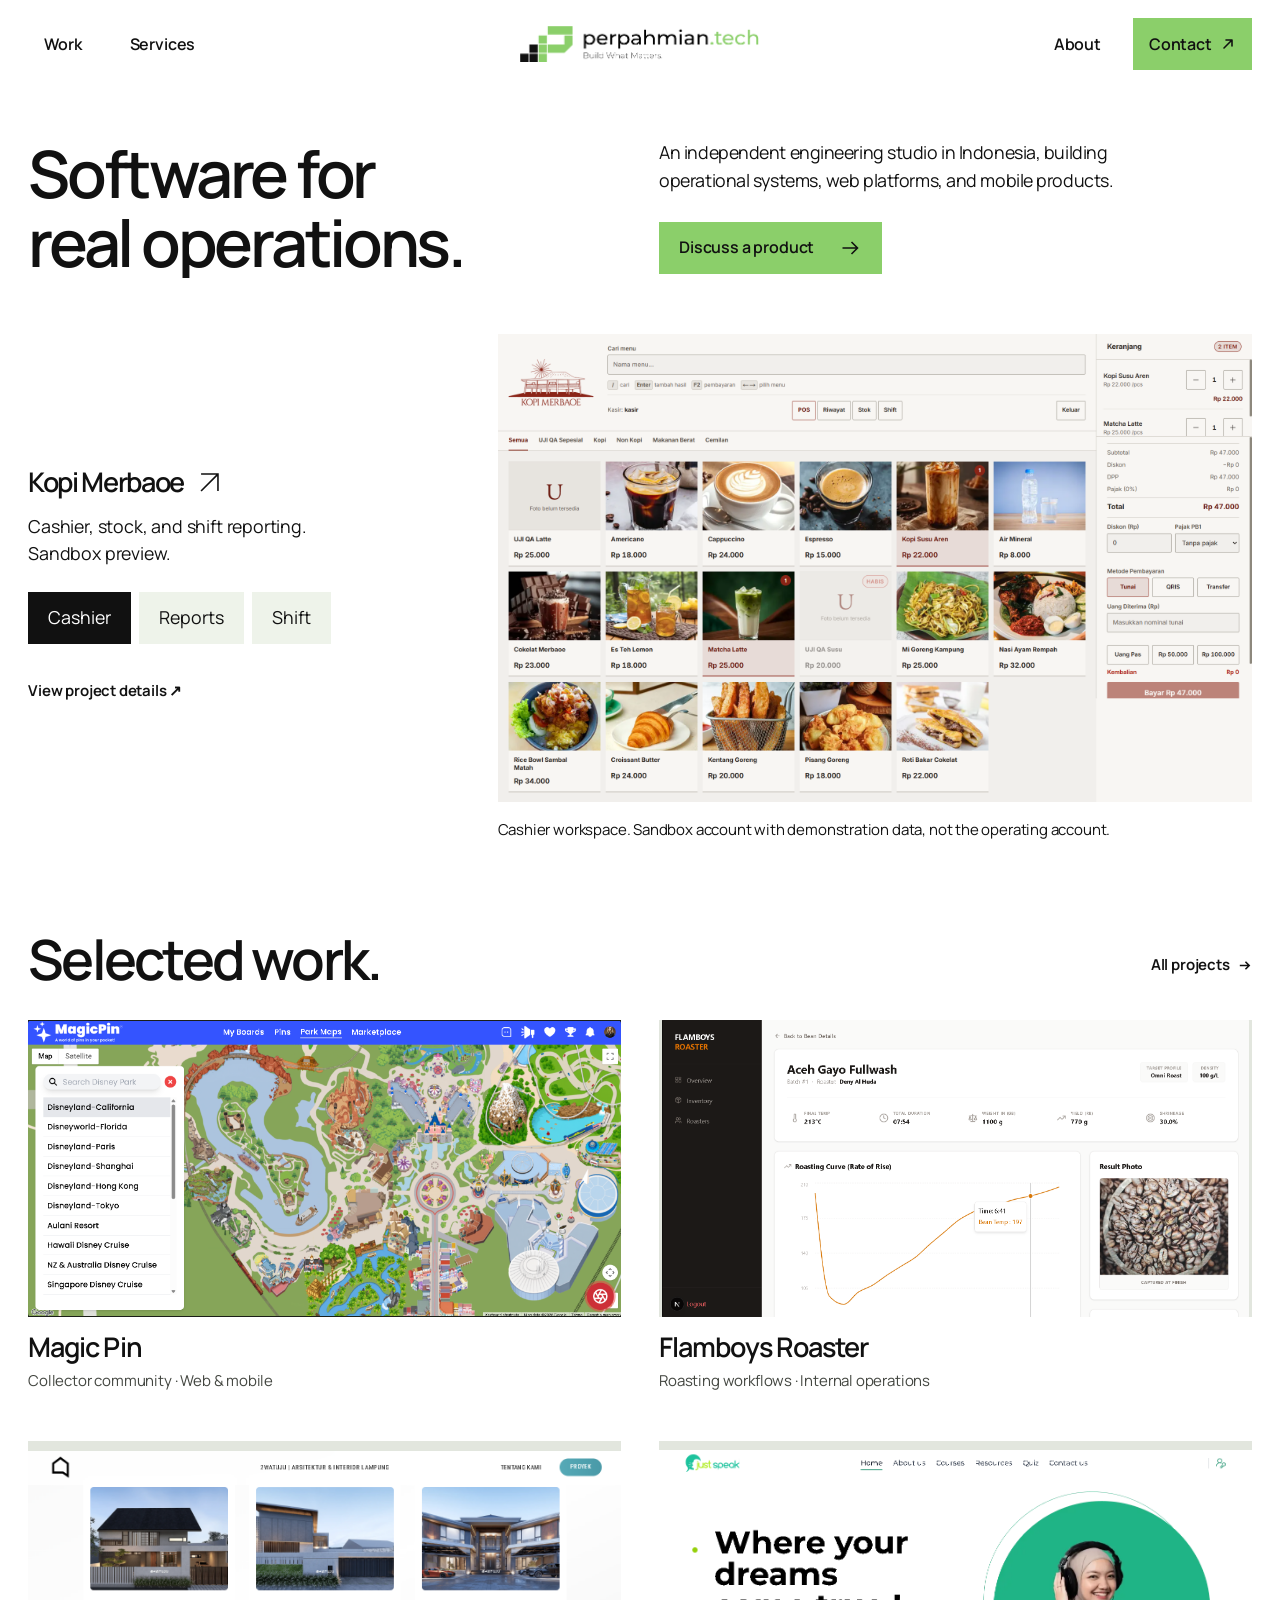
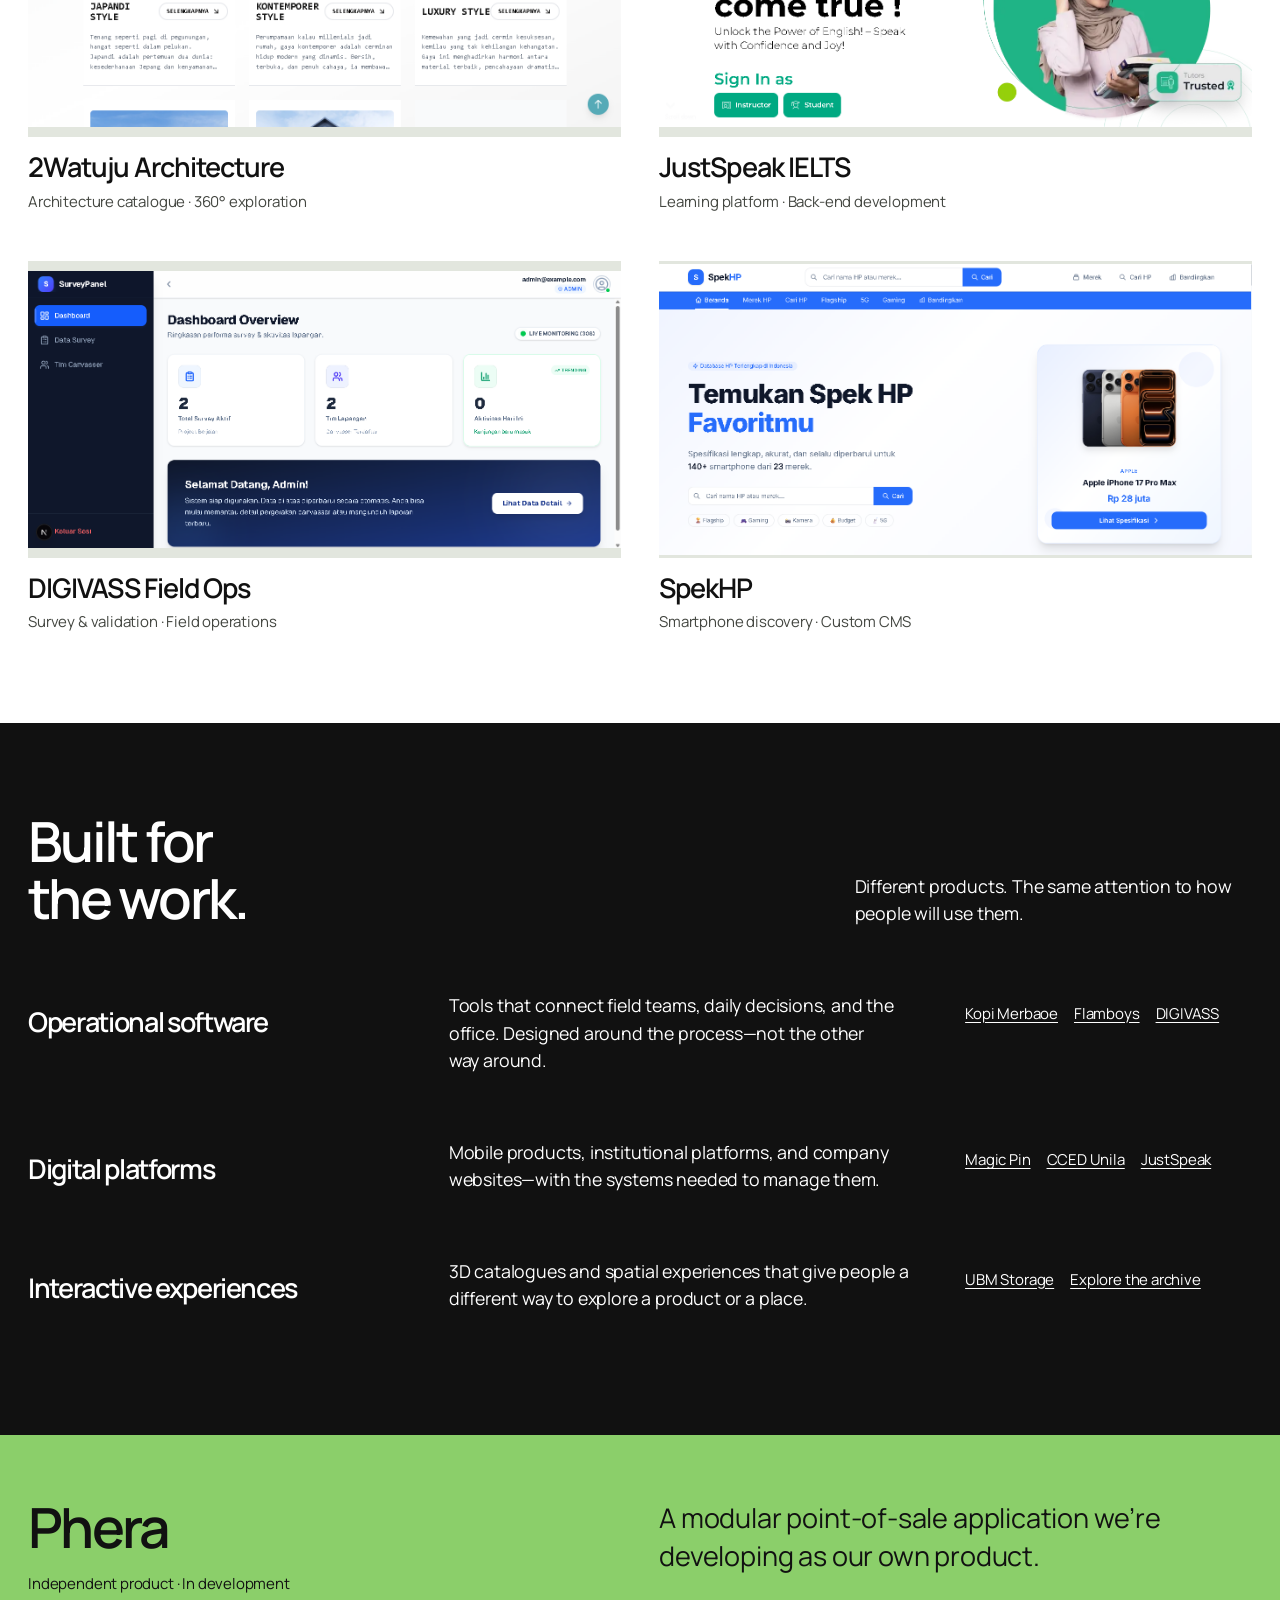
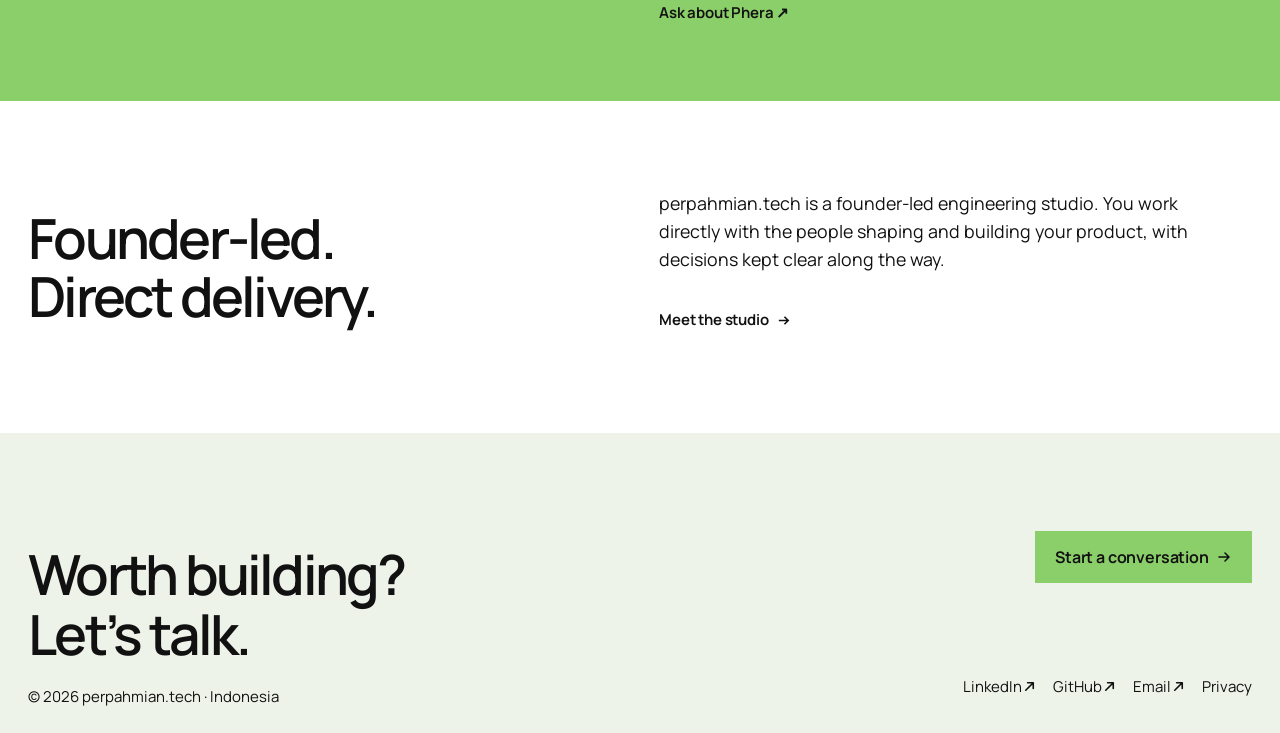
<file: index.html>
<!doctype html>
<html lang="en">
<head>
  <meta charset="utf-8">
  <meta name="viewport" content="width=device-width, initial-scale=1, viewport-fit=cover">
  <meta name="description" content="perpahmian.tech is an independent product engineering studio building custom operational systems, digital platforms, and immersive experiences.">
  <meta name="theme-color" content="#f5f8f2">
  <meta name="robots" content="index,follow">
  <link rel="canonical" href="https://cp-perpahmian.vercel.app/">
  <meta property="og:type" content="website">
  <meta property="og:site_name" content="perpahmian.tech">
  <meta property="og:title" content="perpahmian.tech — Custom software built around real work.">
  <meta property="og:description" content="Operational systems, digital platforms, and immersive experiences engineered from Indonesia.">
  <meta property="og:url" content="https://cp-perpahmian.vercel.app/">
  <meta property="og:image" content="https://cp-perpahmian.vercel.app/image/merbaoe/screencapture-merbaoe-vercel-app-cashier-2026-09-05-22_36_22%201.png">
  <meta property="og:image:alt" content="Kopi Merbaoe cashier interface shown with sandbox demonstration data">
  <meta name="twitter:card" content="summary_large_image">
  <meta name="twitter:title" content="perpahmian.tech — Custom software built around real work.">
  <meta name="twitter:description" content="Operational systems, digital platforms, and immersive experiences engineered from Indonesia.">
  <meta name="twitter:image" content="https://cp-perpahmian.vercel.app/image/merbaoe/screencapture-merbaoe-vercel-app-cashier-2026-09-05-22_36_22%201.png">
  <meta name="author" content="perpahmian.tech">
  <title>perpahmian.tech — Build What Matters.</title>
  <link rel="icon" href="image/profile/Logo Icon.png">
  <link rel="apple-touch-icon" href="image/profile/Logo Icon.png">
  <link rel="preconnect" href="https://fonts.googleapis.com">
  <link rel="preconnect" href="https://fonts.gstatic.com" crossorigin>
  <link href="https://fonts.googleapis.com/css2?family=Manrope:wght@400;500;600;700&display=swap" rel="stylesheet">
  <link rel="stylesheet" href="styles.css?v=20261015-edit1">
  <link rel="stylesheet" href="studio.css?v=20261018-proportions2">
  <script src="projects.js?v=20261018-proportions2" defer></script>
  <script src="script.js?v=20261018-proportions2" defer></script><script src="studio.js?v=20261018-proportions2" defer></script>
  <script type="application/ld+json">
    {
      "@context": "https://schema.org",
      "@type": "ProfessionalService",
      "name": "perpahmian.tech",
      "url": "https://cp-perpahmian.vercel.app/",
      "logo": "https://cp-perpahmian.vercel.app/image/profile/Logo%20Icon.png",
      "email": "perpahmian.tech@gmail.com",
      "areaServed": "Worldwide",
      "address": { "@type": "PostalAddress", "addressCountry": "ID" },
      "sameAs": ["https://www.linkedin.com/company/perpahmian-tech/", "https://github.com/fahmibastari"],
      "description": "Independent product engineering studio building custom operational systems, digital platforms, and immersive experiences."
    }
  </script>
  <link rel="stylesheet" href="experience.css?v=20261014-type1">
  <script src="experience.js?v=20261018-proportions2" defer></script>
  <link rel="stylesheet" href="motion-intent.css?v=20261014-intent1">
  <script src="motion-intent.js?v=20261014-intent1" defer></script>
  <link rel="stylesheet" href="revamp.css?v=20261018-proportions2">
  <script src="revamp.js?v=20261018-proportions2" defer></script>
</head>
<body data-page="home">
  <a class="skip-link" href="#main">Skip to content</a>
  <div data-site-header></div>


  <main id="main">
    <section class="studio-hero page-shell" aria-labelledby="home-title">
      <div class="studio-hero__heading">
        <h1 id="home-title">Software for<br>real operations.</h1>
      </div>
      <div class="studio-hero__aside">
        <p>An independent engineering studio in Indonesia, building operational systems, web platforms, and mobile products.</p>
      </div>
      <a class="studio-hero__action" href="contact.html">Discuss a product <svg class="ui-arrow" viewBox="0 0 16 16" aria-hidden="true"><path d="M3 8h10M9 4l4 4-4 4" fill="none" stroke="currentColor" stroke-width="1.6"/></svg></a>
      <div class="merbaoe-feature" aria-labelledby="merbaoe-title">
        <div class="merbaoe-feature__heading">
          <div><h2 id="merbaoe-title"><a href="project.html?id=merbaoe" aria-label="Explore Kopi Merbaoe">Kopi Merbaoe <svg class="ui-arrow" viewBox="0 0 16 16" aria-hidden="true"><path d="M3 13 13 3M3 3h10v10" fill="none" stroke="currentColor" stroke-width="1.6"/></svg></a></h2><p>Cashier, stock, and shift reporting. Sandbox preview.</p></div>
          <div class="merbaoe-controls" role="group" aria-label="Explore Merbaoe sandbox screens" hidden>
            <button type="button" data-merbaoe-view="cashier" aria-pressed="true" aria-controls="merbaoe-preview">Cashier</button>
            <button type="button" data-merbaoe-view="reports" aria-pressed="false" aria-controls="merbaoe-preview">Reports</button>
            <button type="button" data-merbaoe-view="shift" aria-pressed="false" aria-controls="merbaoe-preview">Shift</button>
          </div>
          <a class="text-link" href="project.html?id=merbaoe">View project details ↗</a>
          <p class="merbaoe-status" role="status" data-merbaoe-status></p>
        </div>
        <figure class="merbaoe-preview" id="merbaoe-preview">
          <a href="project.html?id=merbaoe" aria-label="Explore Kopi Merbaoe and its sandbox screens">
            <img src="image/merbaoe/screencapture-merbaoe-vercel-app-cashier-2026-09-05-22_36_22 1.png" width="1920" height="1192" fetchpriority="high" alt="Kopi Merbaoe sandbox cashier with menu selection, basket and payment controls" data-merbaoe-image>
          </a>
          <figcaption data-merbaoe-caption>Cashier workspace. Sandbox account with demonstration data, not the operating account.</figcaption>
        </figure>
      </div>
    </section>

    <section class="studio-selected page-shell section-pad" aria-labelledby="selected-title">
      <div class="section-heading">
        <h2 id="selected-title">Selected work.</h2>
        <a class="text-link" href="work.html">All projects <svg class="ui-arrow" viewBox="0 0 16 16" aria-hidden="true"><path d="M3 8h10M9 4l4 4-4 4" fill="none" stroke="currentColor" stroke-width="1.6"/></svg></a>
      </div>
      <div class="editorial-projects" data-editorial-projects></div>
      <noscript><p><a class="text-link" href="project.html?id=magicpin">Explore Magic Pin</a> · <a class="text-link" href="project.html?id=flamboys">Explore Flamboys</a> · <a class="text-link" href="work.html">All projects</a></p></noscript>
    </section>

    <section class="studio-capabilities page-shell" aria-labelledby="capabilities-title">
      <div class="section-heading section-heading--wide">
        <h2 id="capabilities-title">Built for<br>the work.</h2>
        <p>Different products. The same attention to how people will use them.</p>
      </div>
      <div class="capability-editorial">
        <article>
          <h3><a href="services.html#systems">Operational software</a></h3>
          <p>Tools that connect field teams, daily decisions, and the office. Designed around the process—not the other way around.</p>
          <div class="capability-evidence"><a href="project.html?id=merbaoe">Kopi Merbaoe</a><a href="project.html?id=flamboys">Flamboys</a><a href="project.html?id=digivass">DIGIVASS</a></div>
        </article>
        <article>
          <h3><a href="services.html#engineering">Digital platforms</a></h3>
          <p>Mobile products, institutional platforms, and company websites—with the systems needed to manage them.</p>
          <div class="capability-evidence"><a href="project.html?id=magicpin">Magic Pin</a><a href="project.html?id=cced">CCED Unila</a><a href="project.html?id=justspeak">JustSpeak</a></div>
        </article>
        <article>
          <h3><a href="services.html#immersive">Interactive experiences</a></h3>
          <p>3D catalogues and spatial experiences that give people a different way to explore a product or a place.</p>
          <div class="capability-evidence"><a href="project.html?id=ubmstorage">UBM Storage</a><a href="work.html">Explore the archive</a></div>
        </article>
      </div>
    </section>

    <section class="studio-product" aria-labelledby="phera-title">
      <div class="page-shell studio-product__inner">
        <div><h2 id="phera-title">Phera</h2><p class="studio-product__status">Independent product · In development</p></div>
        <div><p>A modular point-of-sale application we’re developing as our own product.</p><a class="text-link" href="contact.html">Ask about Phera ↗</a></div>
      </div>
    </section>

    <section class="studio-note page-shell">
      <h2>Founder-led.<br>Direct delivery.</h2>
      <div><p>perpahmian.tech is a founder-led engineering studio. You work directly with the people shaping and building your product, with decisions kept clear along the way.</p><a class="text-link" href="about.html">Meet the studio <svg class="ui-arrow" viewBox="0 0 16 16" aria-hidden="true"><path d="M3 8h10M9 4l4 4-4 4" fill="none" stroke="currentColor" stroke-width="1.6"/></svg></a></div>
    </section>
  </main>

  <div data-site-footer></div>
</body>
</html>
</file>
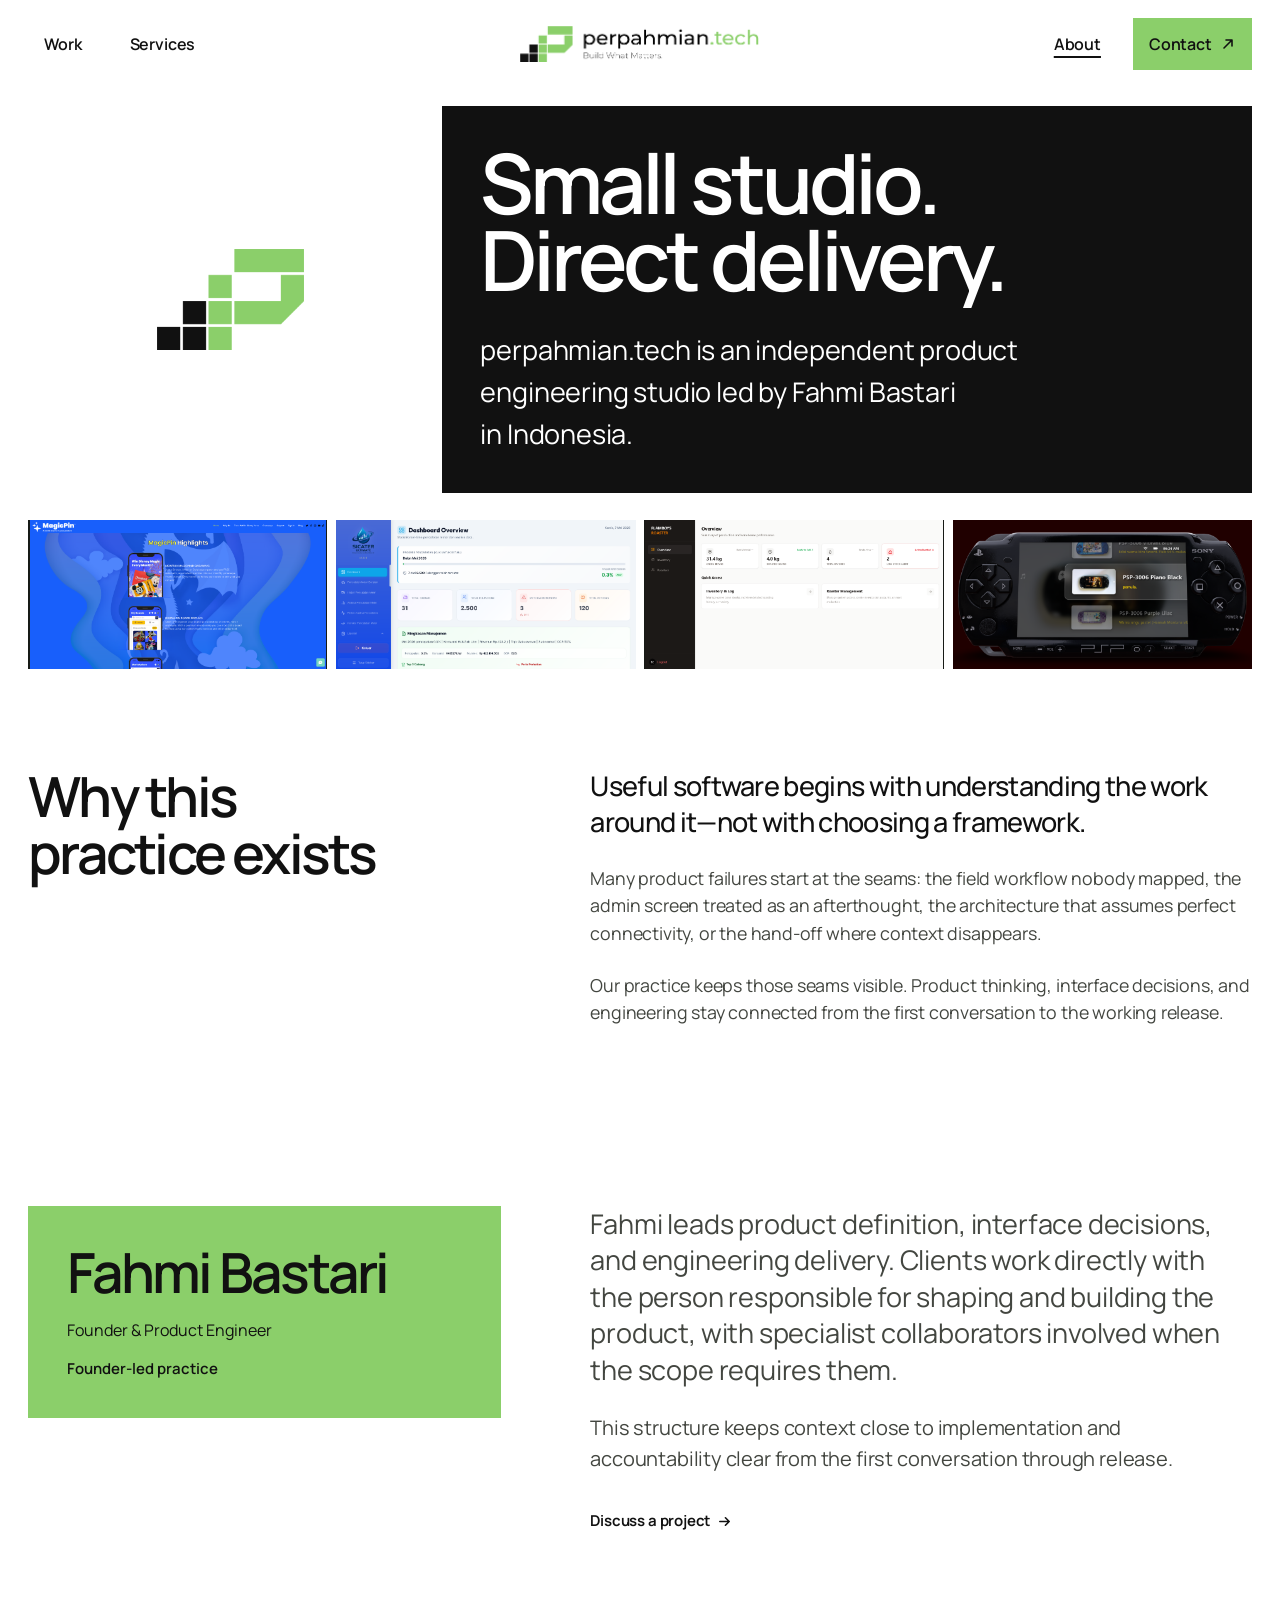
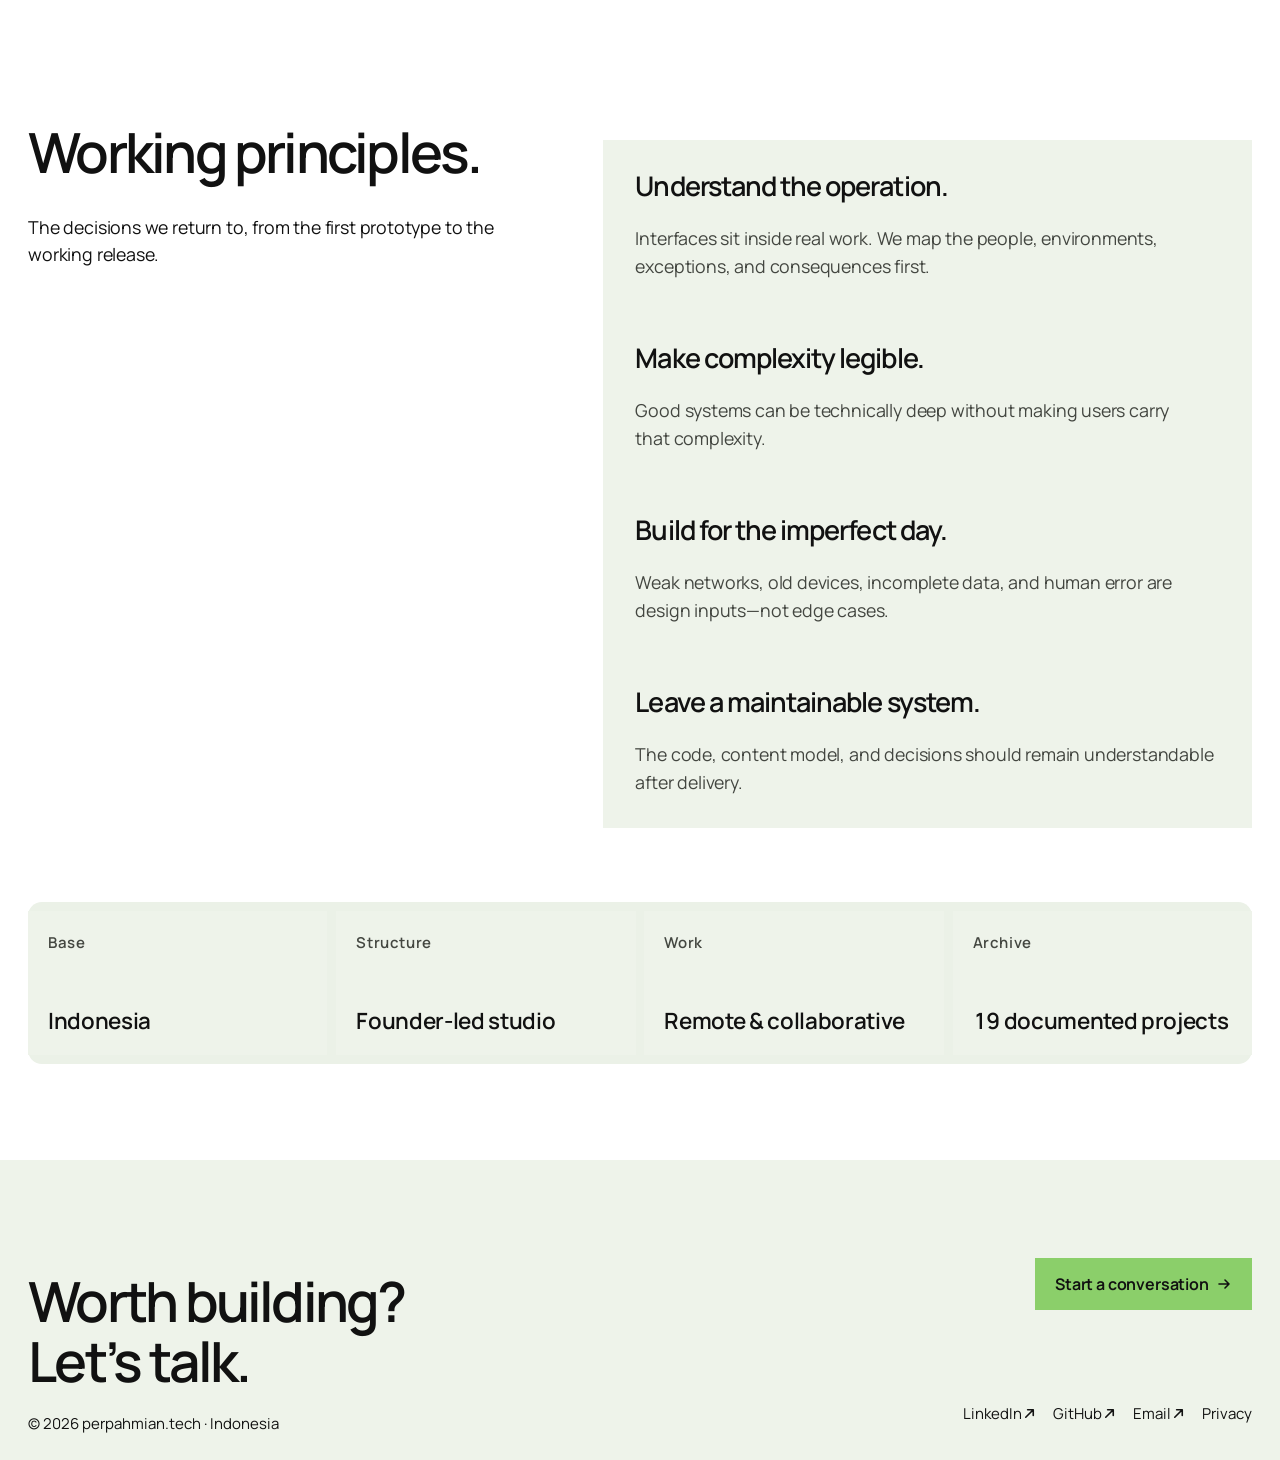
<file: about.html>
<!doctype html>
<html lang="en">
<head>
  <meta charset="utf-8">
  <meta name="viewport" content="width=device-width, initial-scale=1, viewport-fit=cover">
  <meta name="description" content="About perpahmian.tech, an independent product engineering studio led by Fahmi Bastari in Indonesia.">
  <meta name="theme-color" content="#f5f8f2"><meta name="robots" content="index,follow">
  <link rel="canonical" href="https://cp-perpahmian.vercel.app/about.html">
  <meta property="og:type" content="profile"><meta property="og:site_name" content="perpahmian.tech">
  <meta property="og:title" content="About — perpahmian.tech"><meta property="og:description" content="A founder-led product engineering studio based in Indonesia.">
  <meta property="og:url" content="https://cp-perpahmian.vercel.app/about.html"><meta property="og:image" content="https://cp-perpahmian.vercel.app/image/profile/Logo%20Icon%20Text%20Horizontal.png"><meta property="og:image:alt" content="perpahmian.tech — Build What Matters"><meta name="twitter:card" content="summary_large_image">
  <meta name="twitter:title" content="About — perpahmian.tech"><meta name="twitter:description" content="A founder-led product engineering studio based in Indonesia."><meta name="twitter:image" content="https://cp-perpahmian.vercel.app/image/profile/Logo%20Icon%20Text%20Horizontal.png"><meta name="author" content="perpahmian.tech">
  <title>About — perpahmian.tech</title>
  <link rel="icon" href="image/profile/Logo Icon.png">
  <link rel="apple-touch-icon" href="image/profile/Logo Icon.png">
  <link rel="preconnect" href="https://fonts.googleapis.com"><link rel="preconnect" href="https://fonts.gstatic.com" crossorigin>
  <link href="https://fonts.googleapis.com/css2?family=Manrope:wght@400;500;600;700&display=swap" rel="stylesheet">
  <link rel="stylesheet" href="styles.css?v=20261015-edit1">
  <link rel="stylesheet" href="studio.css?v=20261018-proportions2"><script src="script.js?v=20261018-proportions2" defer></script><script src="studio.js?v=20261018-proportions2" defer></script>
  <script type="application/ld+json">
    {"@context":"https://schema.org","@type":"AboutPage","name":"About perpahmian.tech","url":"https://cp-perpahmian.vercel.app/about.html","mainEntity":{"@type":"Person","name":"Fahmi Bastari","jobTitle":"Founder & Product Engineer","worksFor":{"@type":"Organization","name":"perpahmian.tech","url":"https://cp-perpahmian.vercel.app/"}}}
  </script>
  <link rel="stylesheet" href="experience.css?v=20261014-type1">
  <script src="experience.js?v=20261018-proportions2" defer></script>
  <link rel="stylesheet" href="motion-intent.css?v=20261014-intent1">
  <script src="motion-intent.js?v=20261014-intent1" defer></script>
  <link rel="stylesheet" href="revamp.css?v=20261018-proportions2">
  <script src="revamp.js?v=20261018-proportions2" defer></script>
</head>
<body data-page="about">
  <a class="skip-link" href="#main">Skip to content</a><div data-site-header></div>
  <main id="main">
    <header class="about-hero page-shell">
      <div class="about-mark" aria-hidden="true"><img src="image/profile/Logo Icon.png" width="178" height="146" alt=""></div>
      <div><h1>Small studio.<br>Direct delivery.</h1><p>perpahmian.tech is an independent product engineering studio led by Fahmi Bastari in Indonesia.</p></div>
    </header>

    <section class="about-proof page-shell" aria-label="Selected product screens">
      <a href="project.html?id=magicpin" aria-label="View Magic Pin case study"><img src="image/magicpin/DashboardGuest3.png" width="1600" height="1000" loading="lazy" alt="Magic Pin collector platform dashboard"></a>
      <a href="project.html?id=sicater" aria-label="View SiCater case study"><img src="image/sicater/Web-Dashboard.png" width="1600" height="1000" loading="lazy" alt="SiCater utility operations dashboard"></a>
      <a href="project.html?id=flamboys" aria-label="View Flamboys case study"><img src="image/flamboys/Admin - DashboardAnalytics.png" width="1600" height="1000" loading="lazy" alt="Flamboys operations dashboard"></a>
      <a href="project.html?id=ubmstorage" aria-label="View UBM Storage case study"><img src="image/ubmstorage/PSP - Product Catalog.png" width="1600" height="1000" loading="lazy" alt="UBM Storage interactive product catalogue"></a>
    </section>

    <section class="about-story page-shell section-pad" aria-labelledby="story-title">
      <h2 id="story-title">Why this practice exists</h2>
      <div>
        <p class="about-story__lead">Useful software begins with understanding the work around it—not with choosing a framework.</p>
        <p>Many product failures start at the seams: the field workflow nobody mapped, the admin screen treated as an afterthought, the architecture that assumes perfect connectivity, or the hand-off where context disappears.</p>
        <p>Our practice keeps those seams visible. Product thinking, interface decisions, and engineering stay connected from the first conversation to the working release.</p>
      </div>
    </section>

    <section class="founder-profile page-shell section-pad" aria-labelledby="founder-title">
      <div class="founder-profile__identity">
        <h2 id="founder-title">Fahmi Bastari</h2>
        <p class="founder-profile__role">Founder & Product Engineer</p>
        <p class="founder-context">Founder-led practice</p>
      </div>
      <div class="founder-profile__copy">
        <p>Fahmi leads product definition, interface decisions, and engineering delivery. Clients work directly with the person responsible for shaping and building the product, with specialist collaborators involved when the scope requires them.</p>
        <p>This structure keeps context close to implementation and accountability clear from the first conversation through release.</p>
        <a class="text-link" href="contact.html">Discuss a project <svg class="ui-arrow" viewBox="0 0 16 16" aria-hidden="true" focusable="false"><path d="M3 8h10M9 4l4 4-4 4" fill="none" stroke="currentColor" stroke-width="1.6" stroke-linecap="round" stroke-linejoin="round"/></svg></a>
      </div>
    </section>

    <section class="principles page-shell section-pad" aria-labelledby="principles-title">
      <div class="section-heading section-heading--wide"><h2 id="principles-title">Working principles.</h2><p>The decisions we return to, from the first prototype to the working release.</p></div>
      <div class="principle-list">
        <article><h3>Understand the operation.</h3><p>Interfaces sit inside real work. We map the people, environments, exceptions, and consequences first.</p></article>
        <article><h3>Make complexity legible.</h3><p>Good systems can be technically deep without making users carry that complexity.</p></article>
        <article><h3>Build for the imperfect day.</h3><p>Weak networks, old devices, incomplete data, and human error are design inputs—not edge cases.</p></article>
        <article><h3>Leave a maintainable system.</h3><p>The code, content model, and decisions should remain understandable after delivery.</p></article>
      </div>
    </section>

    <section class="profile-strip page-shell" aria-label="Practice profile">
      <dl><div><dt>Base</dt><dd>Indonesia</dd></div><div><dt>Structure</dt><dd>Founder-led studio</dd></div><div><dt>Work</dt><dd>Remote & collaborative</dd></div><div><dt>Archive</dt><dd>19 documented projects</dd></div></dl>
    </section>
  </main>
  <div data-site-footer></div>
</body>
</html>
</file>
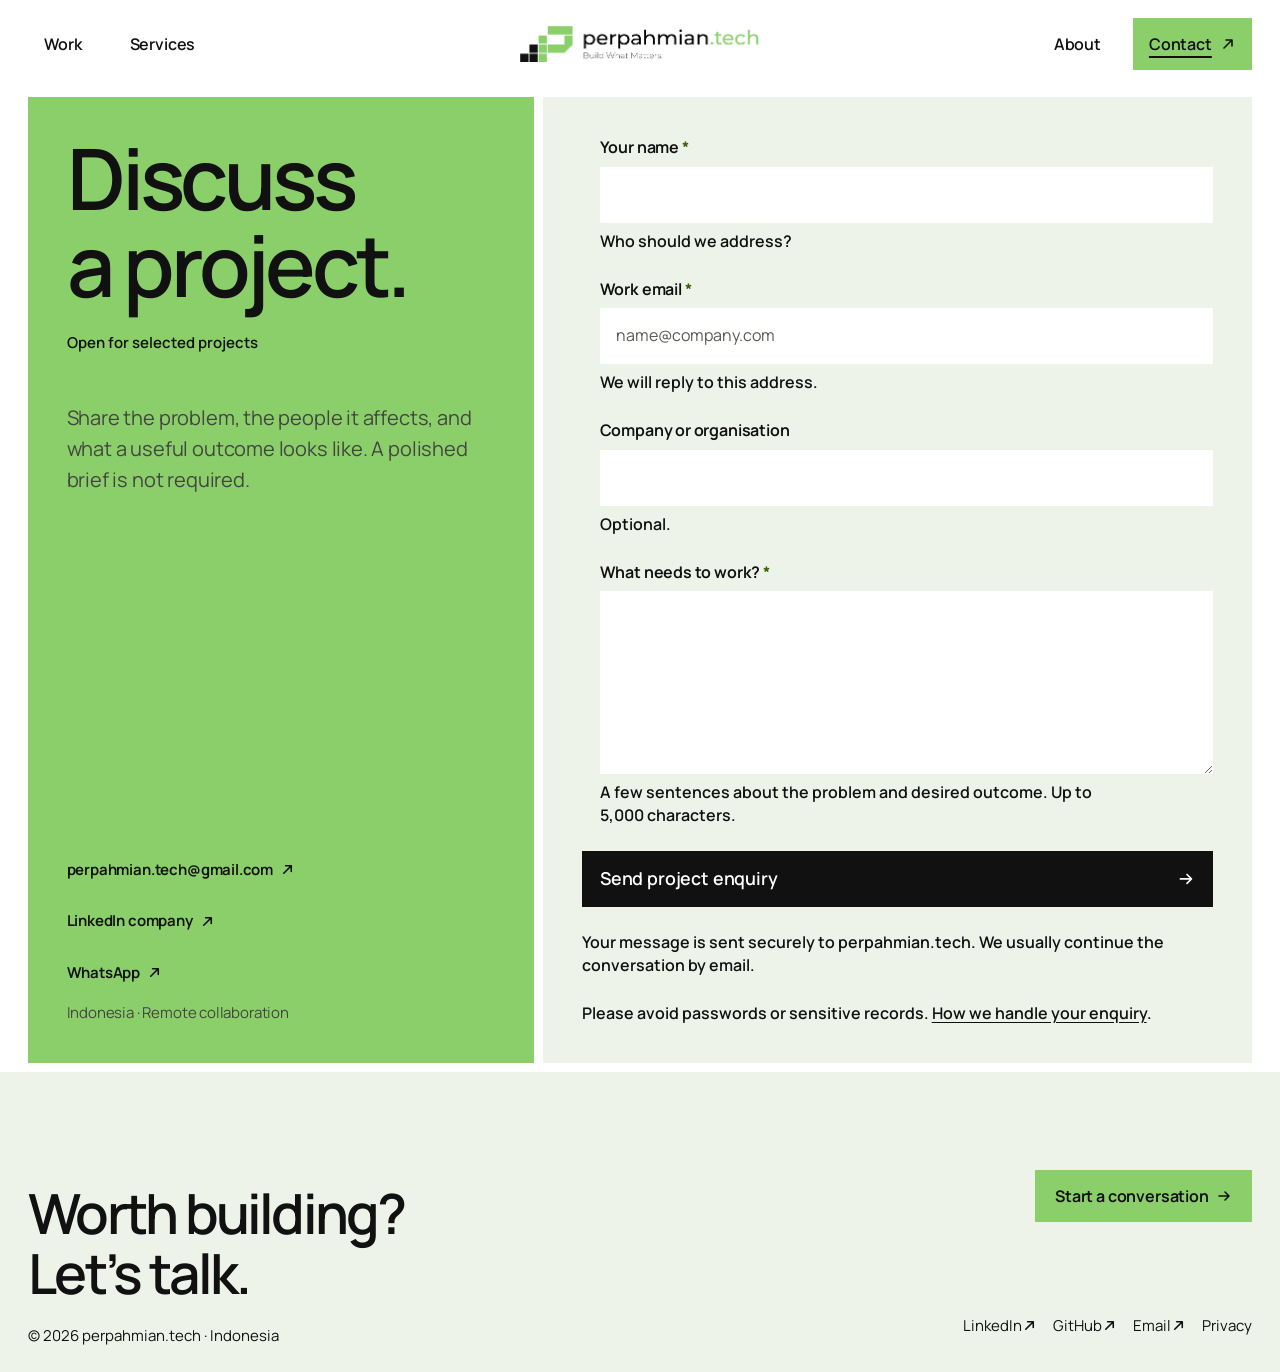
<file: contact.html>
<!doctype html>
<html lang="en">
<head>
  <meta charset="utf-8">
  <meta name="viewport" content="width=device-width, initial-scale=1, viewport-fit=cover">
  <meta name="description" content="Start a project conversation with perpahmian.tech.">
  <meta name="theme-color" content="#f5f8f2"><meta name="robots" content="index,follow">
  <link rel="canonical" href="https://cp-perpahmian.vercel.app/contact.html">
  <meta property="og:type" content="website"><meta property="og:site_name" content="perpahmian.tech">
  <meta property="og:title" content="Contact — perpahmian.tech"><meta property="og:description" content="Start a product engineering conversation with perpahmian.tech.">
  <meta property="og:url" content="https://cp-perpahmian.vercel.app/contact.html"><meta property="og:image" content="https://cp-perpahmian.vercel.app/image/profile/Logo%20Icon%20Text%20Horizontal.png"><meta property="og:image:alt" content="perpahmian.tech — Build What Matters"><meta name="twitter:card" content="summary_large_image">
  <meta name="twitter:title" content="Contact — perpahmian.tech"><meta name="twitter:description" content="Start a product engineering conversation with perpahmian.tech."><meta name="twitter:image" content="https://cp-perpahmian.vercel.app/image/profile/Logo%20Icon%20Text%20Horizontal.png"><meta name="author" content="perpahmian.tech">
  <title>Contact — perpahmian.tech</title>
  <link rel="icon" href="image/profile/Logo Icon.png">
  <link rel="apple-touch-icon" href="image/profile/Logo Icon.png">
  <link rel="preconnect" href="https://fonts.googleapis.com"><link rel="preconnect" href="https://fonts.gstatic.com" crossorigin>
  <link href="https://fonts.googleapis.com/css2?family=Manrope:wght@400;500;600;700&display=swap" rel="stylesheet">
  <link rel="stylesheet" href="styles.css?v=20261015-edit1">
  <link rel="stylesheet" href="studio.css?v=20261018-proportions2"><script src="script.js?v=20261018-proportions2" defer></script><script src="studio.js?v=20261018-proportions2" defer></script>
  <script type="module" src="contact-form.mjs?v=20261016-contact1"></script>
  <link rel="stylesheet" href="experience.css?v=20261014-type1">
  <script src="experience.js?v=20261018-proportions2" defer></script>
  <link rel="stylesheet" href="motion-intent.css?v=20261014-intent1">
  <script src="motion-intent.js?v=20261014-intent1" defer></script>
  <link rel="stylesheet" href="revamp.css?v=20261018-proportions2">
  <script src="revamp.js?v=20261018-proportions2" defer></script>
</head>
<body data-page="contact">
  <a class="skip-link" href="#main">Skip to content</a><div data-site-header></div>
  <main id="main">
    <section class="contact-layout page-shell">
      <div class="contact-copy">
        <h1>Discuss<br>a project.</h1>
        <p class="availability">Open for selected projects</p>
        <p>Share the problem, the people it affects, and what a useful outcome looks like. A polished brief is not required.</p>
        <div class="direct-contact">
          <a href="mailto:perpahmian.tech@gmail.com">perpahmian.tech@gmail.com <svg class="ui-arrow" viewBox="0 0 16 16" aria-hidden="true" focusable="false"><path d="M4 12 12 4M6 4h6v6" fill="none" stroke="currentColor" stroke-width="1.6" stroke-linecap="round" stroke-linejoin="round"/></svg></a>
          <a href="https://www.linkedin.com/company/perpahmian-tech/" target="_blank" rel="noreferrer">LinkedIn company <svg class="ui-arrow" viewBox="0 0 16 16" aria-hidden="true" focusable="false"><path d="M4 12 12 4M6 4h6v6" fill="none" stroke="currentColor" stroke-width="1.6" stroke-linecap="round" stroke-linejoin="round"/></svg></a>
          <a href="https://wa.me/6281271662745" target="_blank" rel="noreferrer">WhatsApp <svg class="ui-arrow" viewBox="0 0 16 16" aria-hidden="true" focusable="false"><path d="M4 12 12 4M6 4h6v6" fill="none" stroke="currentColor" stroke-width="1.6" stroke-linecap="round" stroke-linejoin="round"/></svg></a>
          <p>Indonesia · Remote collaboration</p>
        </div>
      </div>

      <form class="contact-form" data-contact-form action="/api/contact" method="post" novalidate>
        <div class="form-trap" aria-hidden="true">
          <label for="website">Leave this field empty</label>
          <input id="website" name="website" type="text" tabindex="-1" autocomplete="off">
        </div>
        <div class="field">
          <label for="name">Your name <span aria-hidden="true">*</span></label>
          <input id="name" name="name" type="text" autocomplete="name" required maxlength="120" aria-required="true" aria-describedby="name-help">
          <p class="field__help" id="name-help">Who should we address?</p>
        </div>
        <div class="field">
          <label for="email">Work email <span aria-hidden="true">*</span></label>
          <input id="email" name="email" type="email" autocomplete="email" inputmode="email" required maxlength="254" aria-required="true" aria-describedby="email-help" placeholder="name@company.com">
          <p class="field__help" id="email-help">We will reply to this address.</p>
        </div>
        <div class="field">
          <label for="company">Company or organisation</label>
          <input id="company" name="company" type="text" autocomplete="organization" maxlength="160" aria-describedby="company-help">
          <p class="field__help" id="company-help">Optional.</p>
        </div>
        <div class="field">
          <label for="brief">What needs to work? <span aria-hidden="true">*</span></label>
          <textarea id="brief" name="brief" rows="6" required maxlength="5000" aria-required="true" aria-describedby="brief-help"></textarea>
          <p class="field__help" id="brief-help">A few sentences about the problem and desired outcome. Up to 5,000 characters.</p>
        </div>
        <button class="button button--ink form-submit" type="submit"><span>Send project enquiry</span><svg class="ui-arrow" viewBox="0 0 16 16" aria-hidden="true" focusable="false"><path d="M3 8h10M9 4l4 4-4 4" fill="none" stroke="currentColor" stroke-width="1.6" stroke-linecap="round" stroke-linejoin="round"/></svg></button>
        <p class="form-note" data-form-status role="status" aria-live="polite" aria-atomic="true">Your message is sent securely to perpahmian.tech. We usually continue the conversation by email.</p>
        <p class="form-note">Please avoid passwords or sensitive records. <a href="privacy.html">How we handle your enquiry</a>.</p>
        <noscript><p>Please enable JavaScript to use this form, or email <a href="mailto:perpahmian.tech@gmail.com">perpahmian.tech@gmail.com</a> directly.</p><style>.form-submit { display: none; }</style></noscript>
      </form>
    </section>
  </main>
  <div data-site-footer></div>
</body>
</html>
</file>
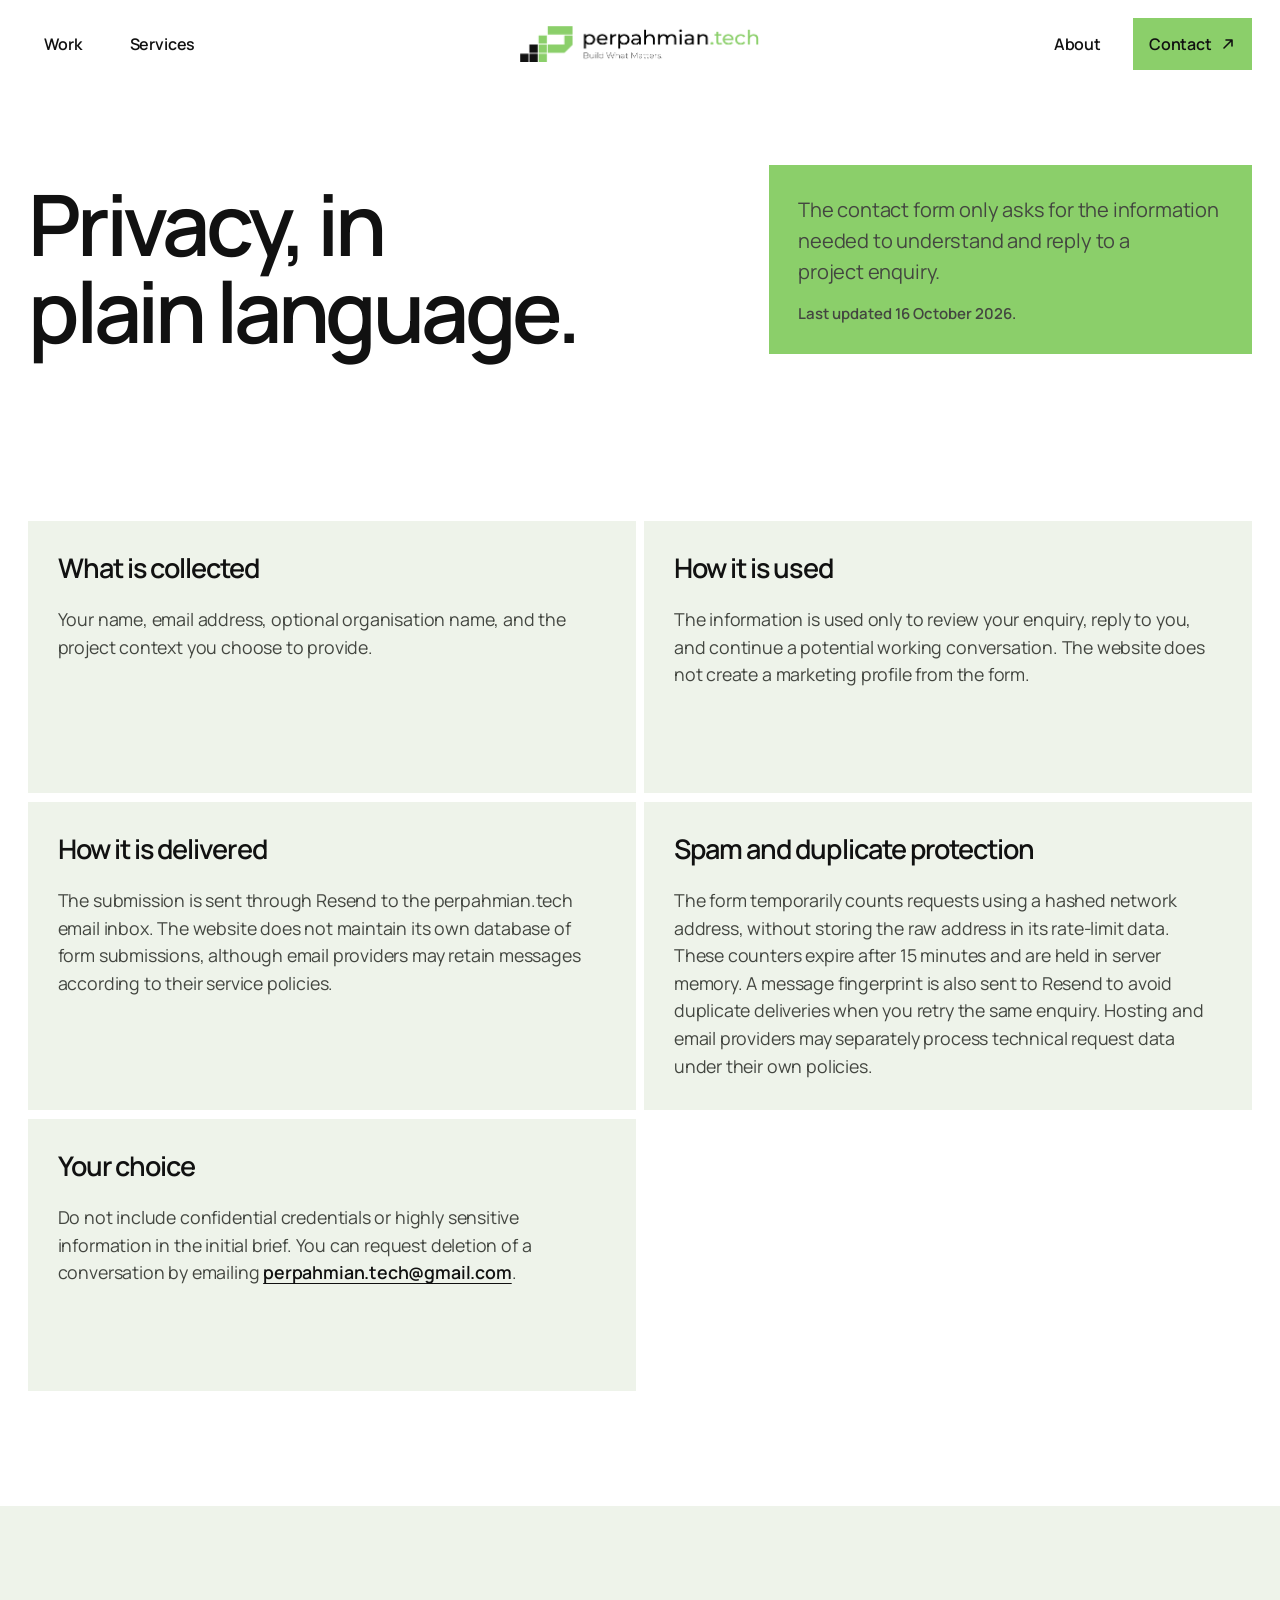
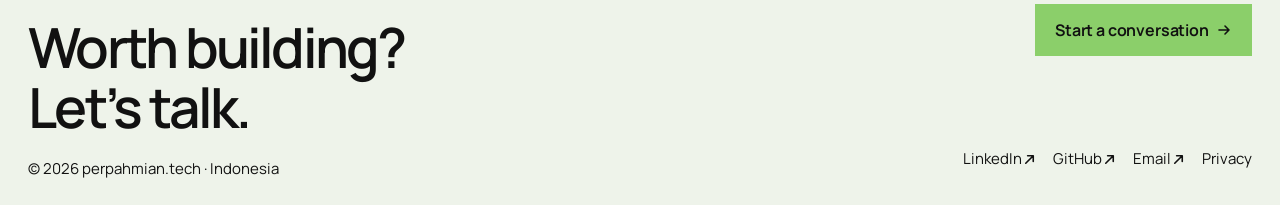
<file: privacy.html>
<!doctype html>
<html lang="en">
<head>
  <meta charset="utf-8">
  <meta name="viewport" content="width=device-width, initial-scale=1, viewport-fit=cover">
  <meta name="description" content="Privacy information for the perpahmian.tech project enquiry form.">
  <meta name="theme-color" content="#f5f8f2">
  <meta name="robots" content="index,follow">
  <link rel="canonical" href="https://cp-perpahmian.vercel.app/privacy.html">
  <meta property="og:type" content="website"><meta property="og:site_name" content="perpahmian.tech">
  <meta property="og:title" content="Privacy — perpahmian.tech"><meta property="og:description" content="Privacy information for the perpahmian.tech project enquiry form.">
  <meta property="og:url" content="https://cp-perpahmian.vercel.app/privacy.html"><meta property="og:image" content="https://cp-perpahmian.vercel.app/image/profile/Logo%20Icon%20Text%20Horizontal.png"><meta property="og:image:alt" content="perpahmian.tech — Build What Matters"><meta name="twitter:card" content="summary_large_image">
  <meta name="twitter:title" content="Privacy — perpahmian.tech"><meta name="twitter:description" content="Privacy information for the perpahmian.tech project enquiry form."><meta name="twitter:image" content="https://cp-perpahmian.vercel.app/image/profile/Logo%20Icon%20Text%20Horizontal.png"><meta name="author" content="perpahmian.tech">
  <title>Privacy — perpahmian.tech</title>
  <link rel="icon" href="image/profile/Logo Icon.png">
  <link rel="apple-touch-icon" href="image/profile/Logo Icon.png">
  <link rel="preconnect" href="https://fonts.googleapis.com"><link rel="preconnect" href="https://fonts.gstatic.com" crossorigin>
  <link href="https://fonts.googleapis.com/css2?family=Manrope:wght@400;500;600;700&display=swap" rel="stylesheet">
  <link rel="stylesheet" href="styles.css?v=20261015-edit1">
  <link rel="stylesheet" href="studio.css?v=20261018-proportions2"><script src="script.js?v=20261018-proportions2" defer></script><script src="studio.js?v=20261018-proportions2" defer></script>
  <link rel="stylesheet" href="experience.css?v=20261014-type1">
  <script src="experience.js?v=20261018-proportions2" defer></script>
  <link rel="stylesheet" href="motion-intent.css?v=20261014-intent1">
  <script src="motion-intent.js?v=20261014-intent1" defer></script>
  <link rel="stylesheet" href="revamp.css?v=20261018-proportions2">
  <script src="revamp.js?v=20261018-proportions2" defer></script>
</head>
<body data-page="privacy">
  <a class="skip-link" href="#main">Skip to content</a><div data-site-header></div>
  <main id="main">
    <header class="page-intro page-shell">
      <h1>Privacy, in plain language.</h1>
      <div><p>The contact form only asks for the information needed to understand and reply to a project enquiry.</p><p class="page-intro__note">Last updated 16 October 2026.</p></div>
    </header>
    <section class="legal-copy page-shell section-pad">
      <article><h2>What is collected</h2><p>Your name, email address, optional organisation name, and the project context you choose to provide.</p></article>
      <article><h2>How it is used</h2><p>The information is used only to review your enquiry, reply to you, and continue a potential working conversation. The website does not create a marketing profile from the form.</p></article>
      <article><h2>How it is delivered</h2><p>The submission is sent through Resend to the perpahmian.tech email inbox. The website does not maintain its own database of form submissions, although email providers may retain messages according to their service policies.</p></article>
      <article><h2>Spam and duplicate protection</h2><p>The form temporarily counts requests using a hashed network address, without storing the raw address in its rate-limit data. These counters expire after 15 minutes and are held in server memory. A message fingerprint is also sent to Resend to avoid duplicate deliveries when you retry the same enquiry. Hosting and email providers may separately process technical request data under their own policies.</p></article>
      <article><h2>Your choice</h2><p>Do not include confidential credentials or highly sensitive information in the initial brief. You can request deletion of a conversation by emailing <a href="mailto:perpahmian.tech@gmail.com">perpahmian.tech@gmail.com</a>.</p></article>
    </section>
  </main>
  <div data-site-footer></div>
</body>
</html>
</file>
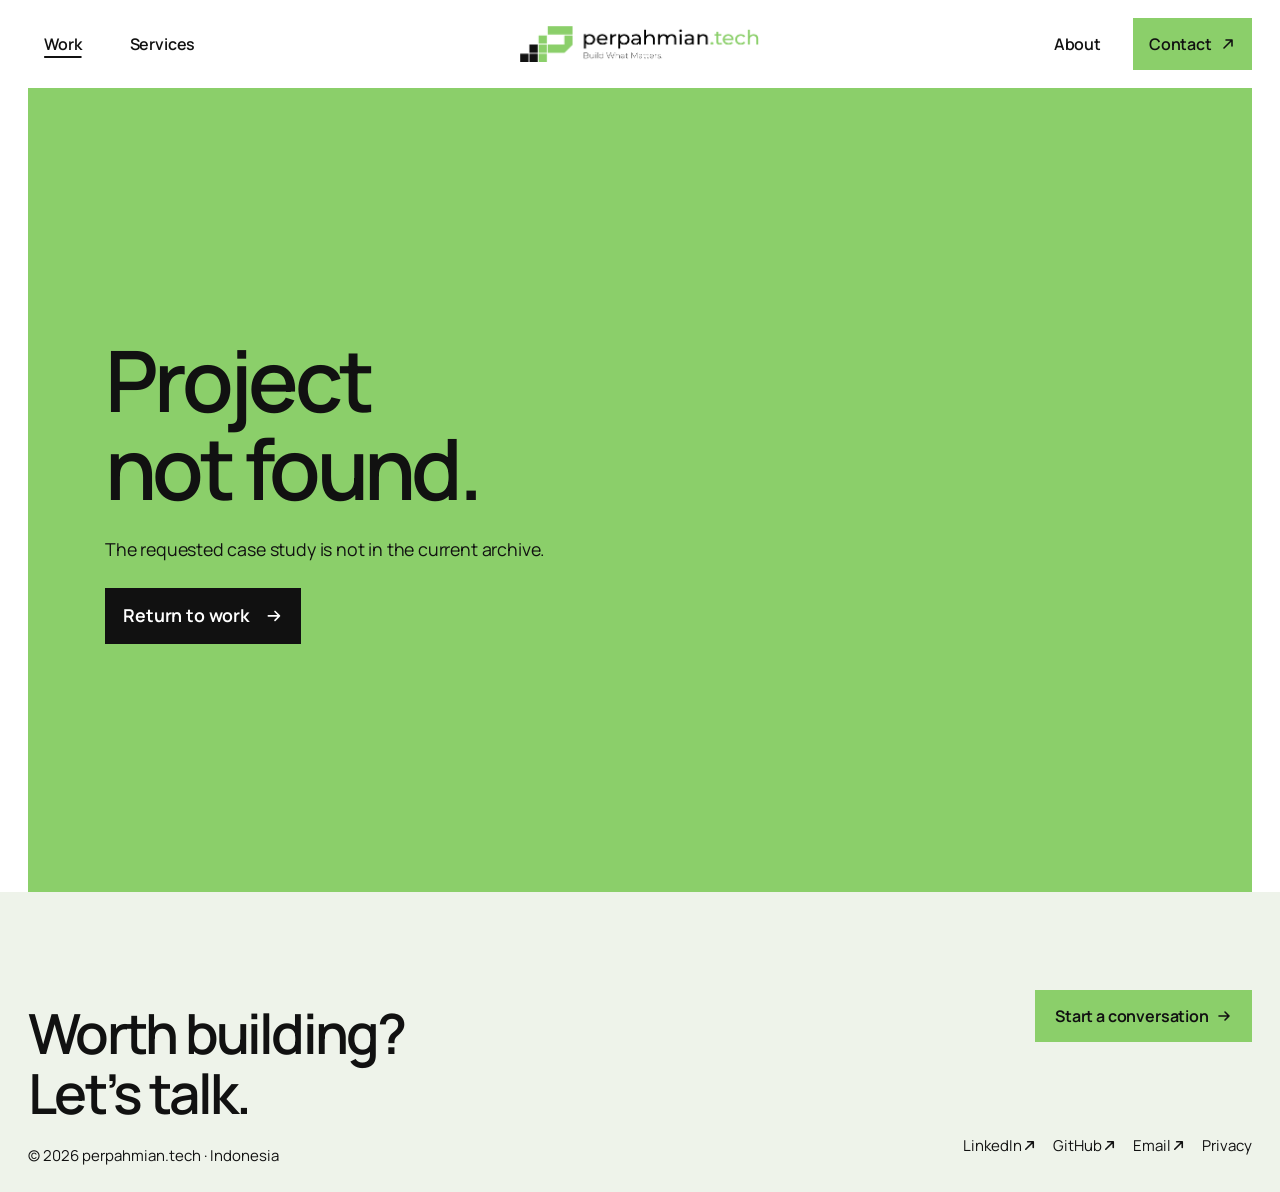
<file: project.html>
<!doctype html>
<html lang="en">
<head>
  <meta charset="utf-8">
  <meta name="viewport" content="width=device-width, initial-scale=1, viewport-fit=cover">
  <meta name="description" content="Project case study by perpahmian.tech.">
  <meta name="theme-color" content="#f5f8f2"><meta name="robots" content="index,follow">
  <link rel="canonical" href="https://cp-perpahmian.vercel.app/project.html">
  <meta property="og:type" content="article"><meta property="og:site_name" content="perpahmian.tech">
  <meta property="og:title" content="Project case study — perpahmian.tech"><meta property="og:description" content="A product engineering case study from perpahmian.tech.">
  <meta property="og:url" content="https://cp-perpahmian.vercel.app/project.html"><meta property="og:image" content="https://cp-perpahmian.vercel.app/image/sicater/Thumbnail-Sicater.png"><meta property="og:image:alt" content="Product case study by perpahmian.tech"><meta name="twitter:card" content="summary_large_image">
  <meta name="twitter:title" content="Project case study — perpahmian.tech"><meta name="twitter:description" content="A product engineering case study from perpahmian.tech."><meta name="twitter:image" content="https://cp-perpahmian.vercel.app/image/sicater/Thumbnail-Sicater.png"><meta name="author" content="perpahmian.tech">
  <title>Project — perpahmian.tech</title>
  <link rel="icon" href="image/profile/Logo Icon.png">
  <link rel="apple-touch-icon" href="image/profile/Logo Icon.png">
  <link rel="preconnect" href="https://fonts.googleapis.com"><link rel="preconnect" href="https://fonts.gstatic.com" crossorigin>
  <link href="https://fonts.googleapis.com/css2?family=Manrope:wght@400;500;600;700&display=swap" rel="stylesheet">
  <link rel="stylesheet" href="styles.css?v=20261015-edit1">
  <link rel="stylesheet" href="studio.css?v=20261018-proportions2">
  <script src="projects.js?v=20261018-proportions2" defer></script><script src="script.js?v=20261018-proportions2" defer></script><script src="studio.js?v=20261018-proportions2" defer></script>
  <link rel="stylesheet" href="experience.css?v=20261014-type1">
  <script src="experience.js?v=20261018-proportions2" defer></script>
  <link rel="stylesheet" href="motion-intent.css?v=20261014-intent1">
  <script src="motion-intent.js?v=20261014-intent1" defer></script>
  <link rel="stylesheet" href="revamp.css?v=20261018-proportions2">
  <script src="revamp.js?v=20261018-proportions2" defer></script>
</head>
<body data-page="work">
  <a class="skip-link" href="#main">Skip to content</a><div data-site-header></div>
  <main id="main" data-project-detail>
    <section class="project-loading page-shell" aria-live="polite">Loading project…</section>
  </main>
  <div data-site-footer></div>
</body>
</html>
</file>
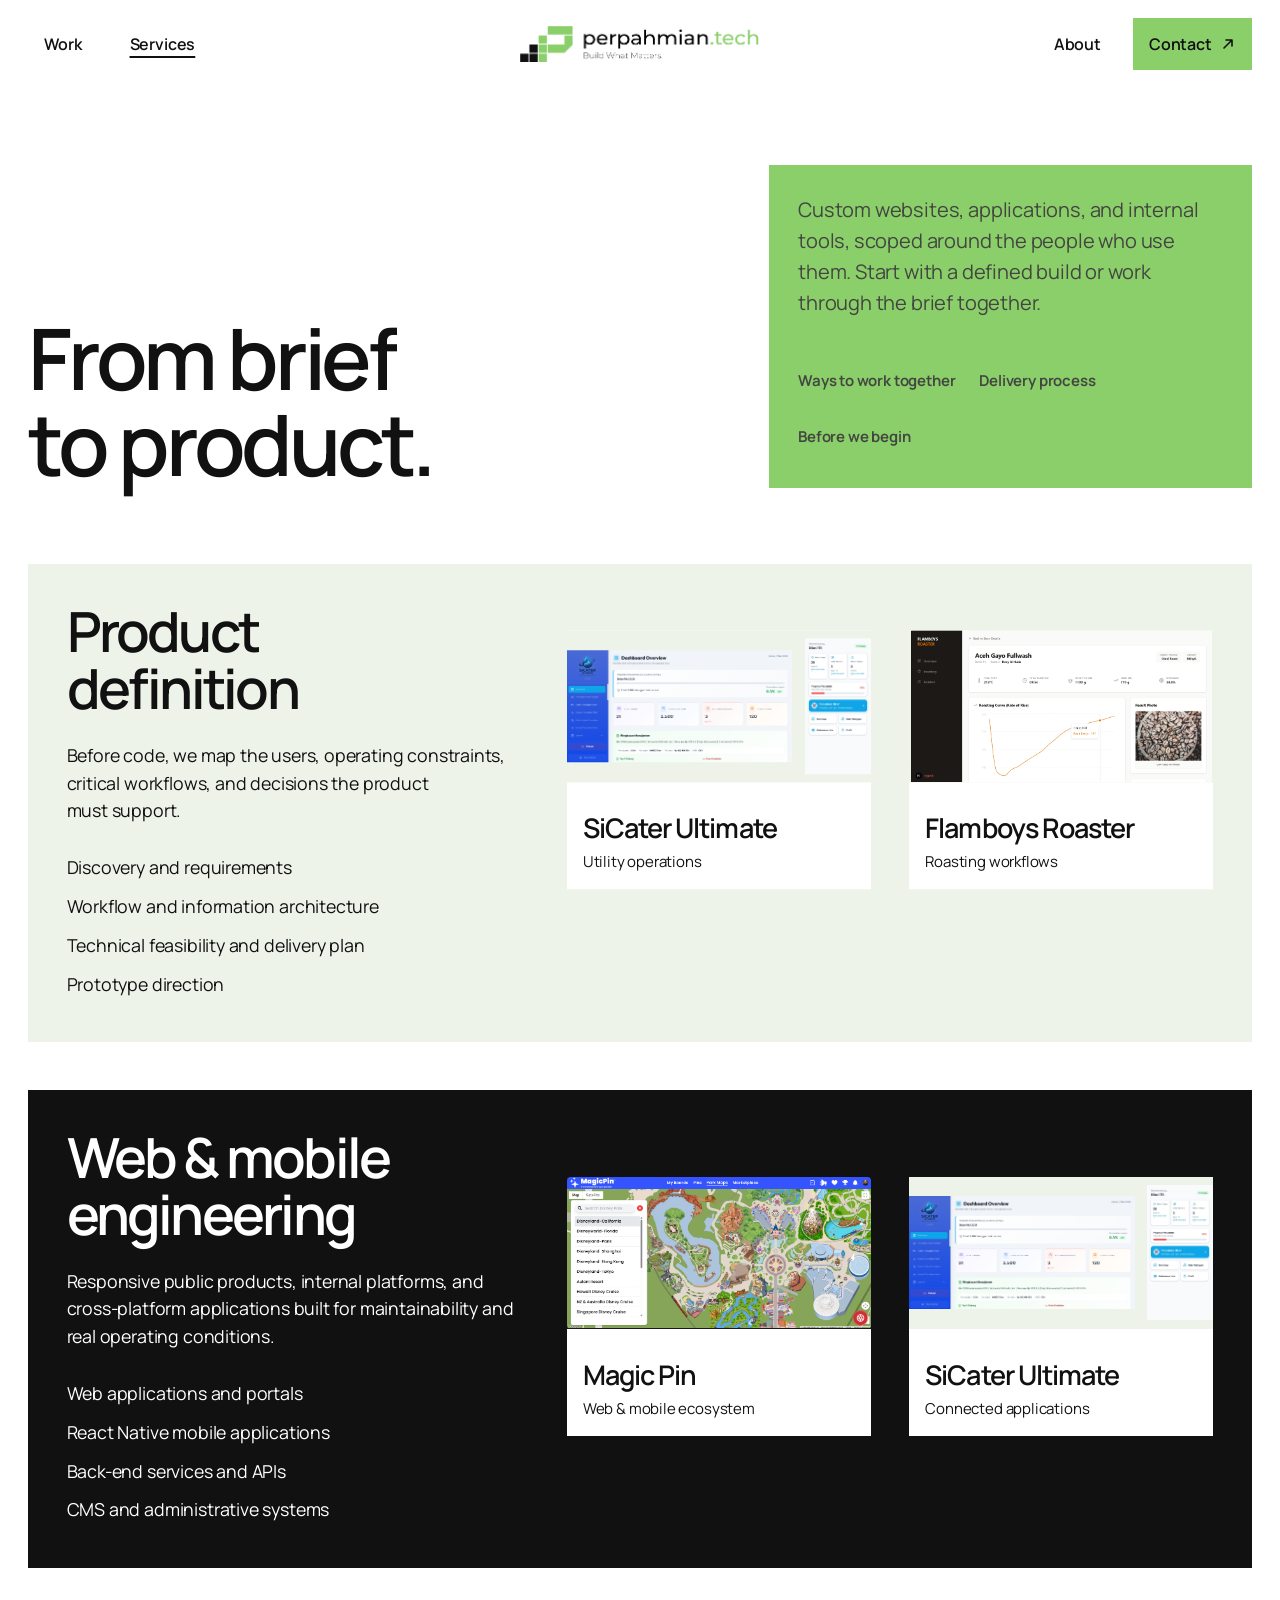
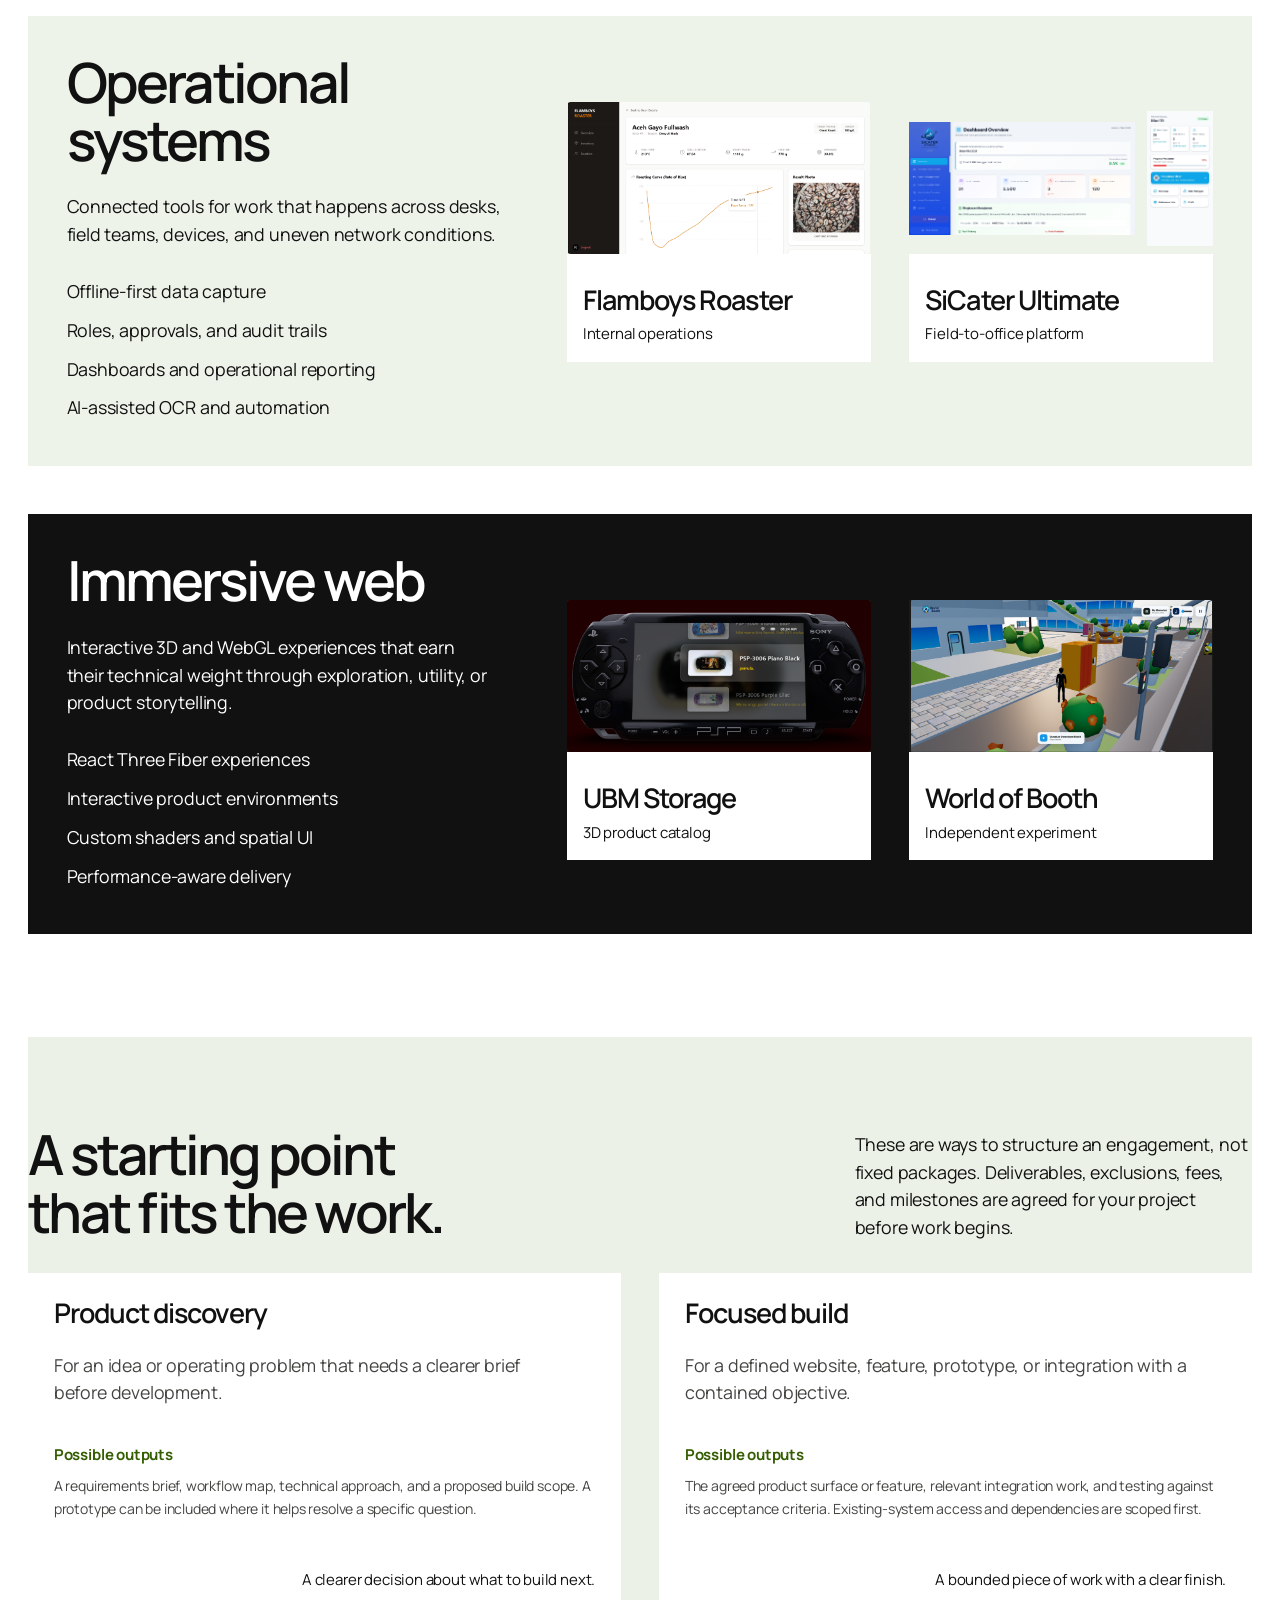
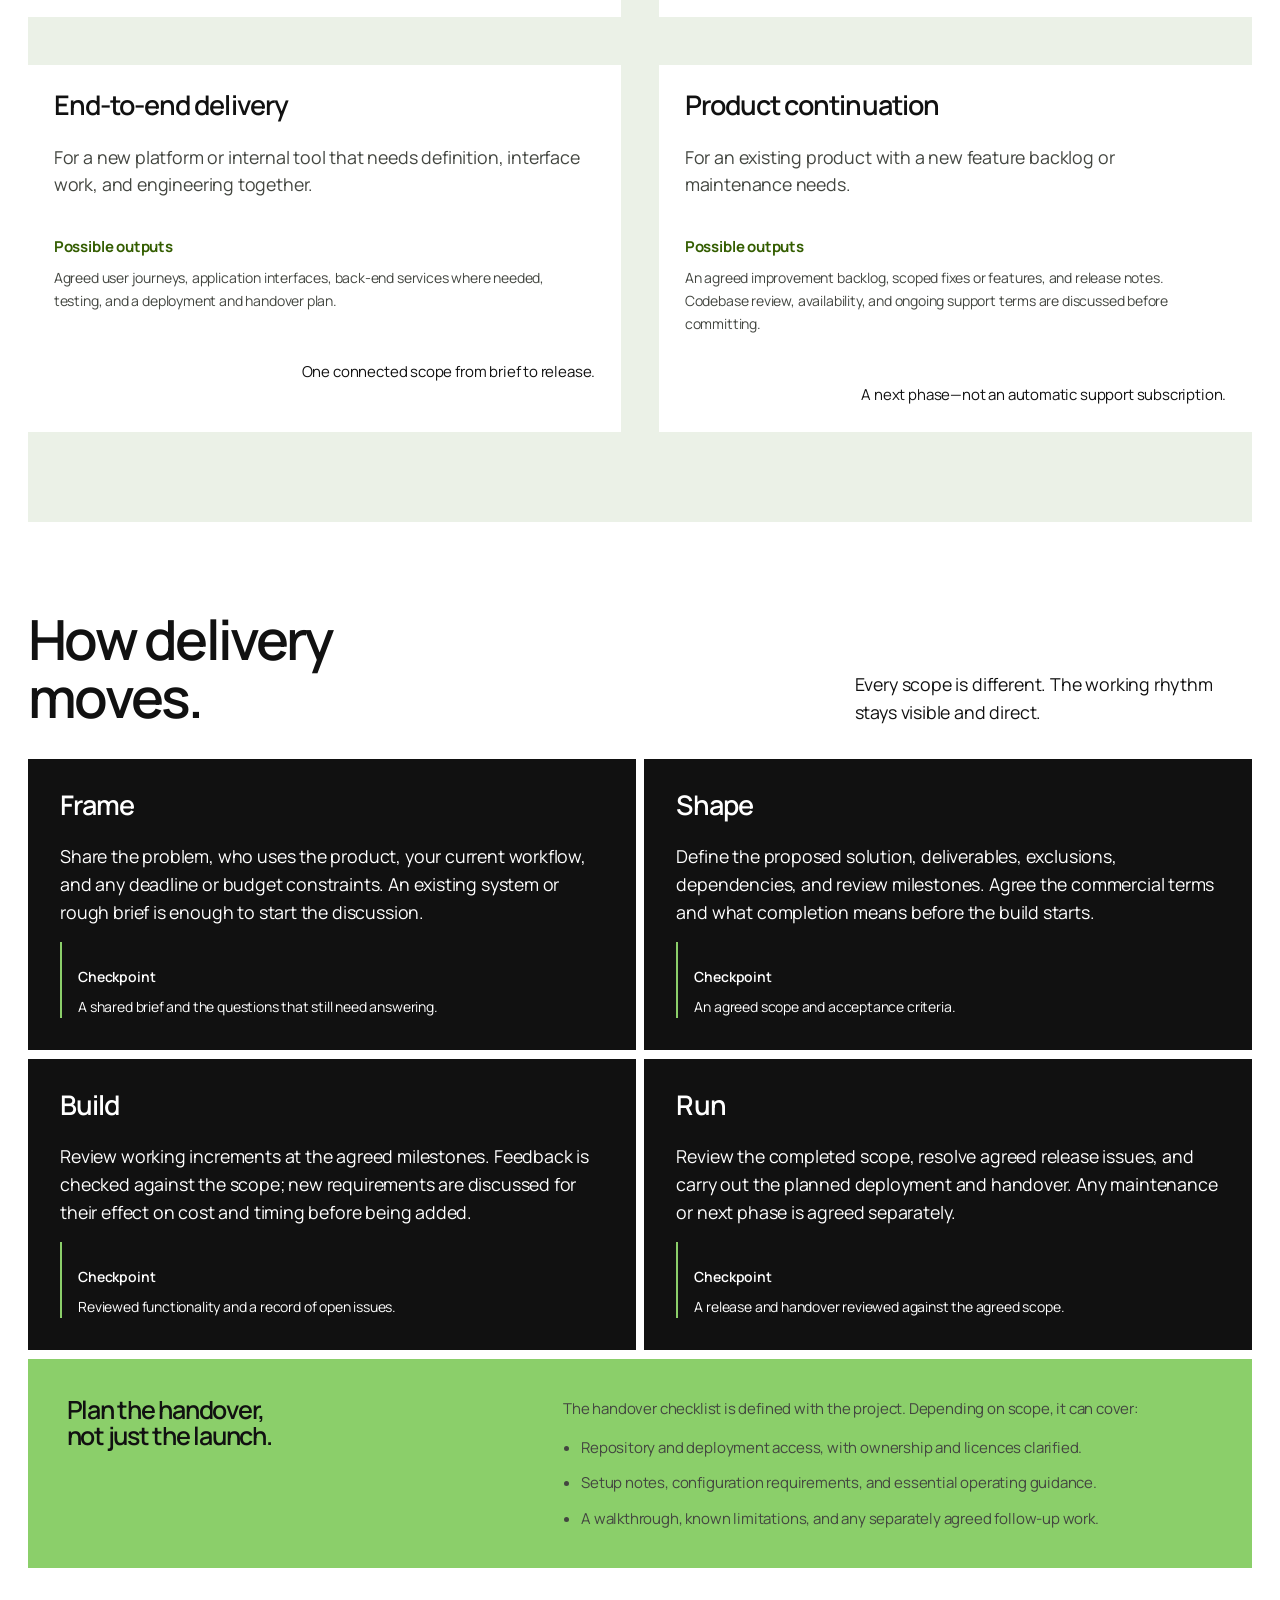
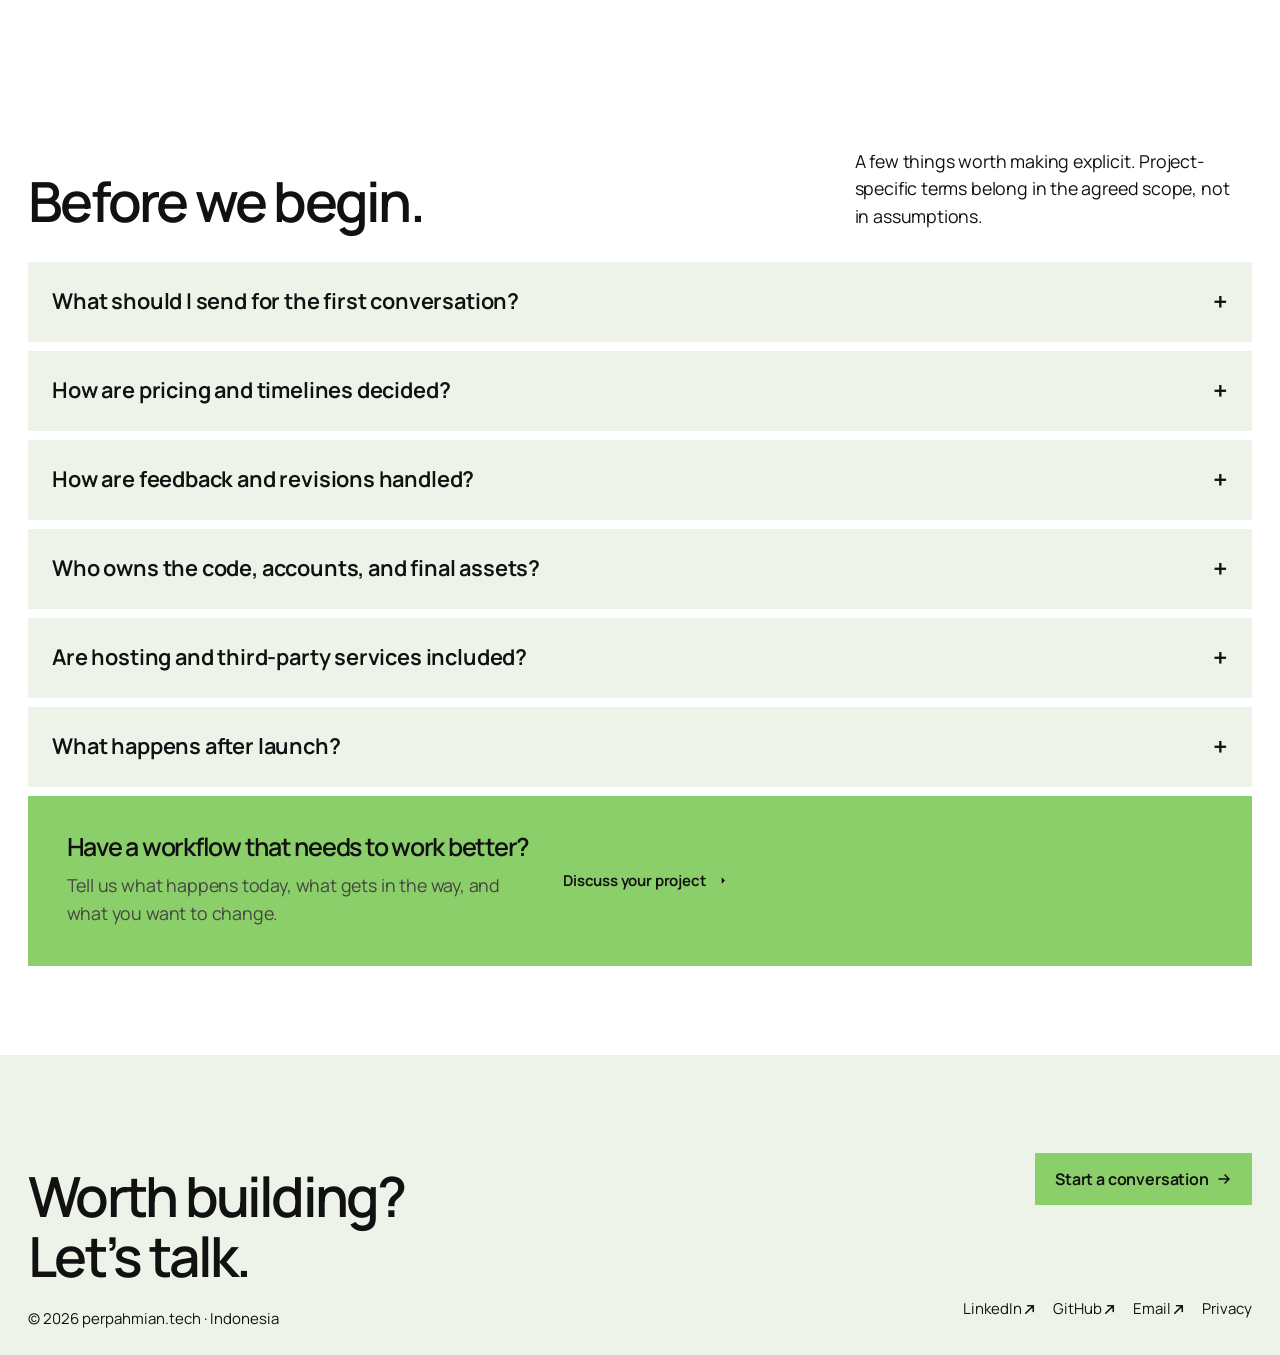
<file: services.html>
<!doctype html>
<html lang="en">
<head>
  <meta charset="utf-8">
  <meta name="viewport" content="width=device-width, initial-scale=1, viewport-fit=cover">
  <meta name="description" content="Product strategy, web and mobile engineering, operational systems, AI integration, and immersive web services from perpahmian.tech.">
  <meta name="theme-color" content="#f5f8f2"><meta name="robots" content="index,follow">
  <link rel="canonical" href="https://cp-perpahmian.vercel.app/services.html">
  <meta property="og:type" content="website"><meta property="og:site_name" content="perpahmian.tech">
  <meta property="og:title" content="Services — perpahmian.tech"><meta property="og:description" content="Product discovery, focused builds, end-to-end delivery, and ongoing product engineering.">
  <meta property="og:url" content="https://cp-perpahmian.vercel.app/services.html"><meta property="og:image" content="https://cp-perpahmian.vercel.app/image/sicater/Thumbnail-Sicater.png"><meta property="og:image:alt" content="Product engineering work by perpahmian.tech"><meta name="twitter:card" content="summary_large_image">
  <meta name="twitter:title" content="Services — perpahmian.tech"><meta name="twitter:description" content="Product discovery, focused builds, end-to-end delivery, and ongoing product engineering."><meta name="twitter:image" content="https://cp-perpahmian.vercel.app/image/sicater/Thumbnail-Sicater.png"><meta name="author" content="perpahmian.tech">
  <title>Services — perpahmian.tech</title>
  <link rel="icon" href="image/profile/Logo Icon.png">
  <link rel="apple-touch-icon" href="image/profile/Logo Icon.png">
  <link rel="preconnect" href="https://fonts.googleapis.com"><link rel="preconnect" href="https://fonts.gstatic.com" crossorigin>
  <link href="https://fonts.googleapis.com/css2?family=Manrope:wght@400;500;600;700&display=swap" rel="stylesheet">
  <link rel="stylesheet" href="styles.css?v=20261015-edit1">
  <link rel="stylesheet" href="studio.css?v=20261018-proportions2"><script src="script.js?v=20261018-proportions2" defer></script><script src="studio.js?v=20261018-proportions2" defer></script>
  <script type="application/ld+json">
    {"@context":"https://schema.org","@type":"Service","name":"Product engineering services","provider":{"@type":"ProfessionalService","name":"perpahmian.tech","url":"https://cp-perpahmian.vercel.app/"},"areaServed":"Worldwide","serviceType":["Product definition","Web and mobile engineering","Operational systems","Immersive web"]}
  </script>
  <link rel="stylesheet" href="experience.css?v=20261014-type1">
  <script src="experience.js?v=20261018-proportions2" defer></script>
  <link rel="stylesheet" href="motion-intent.css?v=20261014-intent1">
  <link rel="stylesheet" href="services.css?v=20261015-services1">
  <script src="motion-intent.js?v=20261014-intent1" defer></script>
  <link rel="stylesheet" href="revamp.css?v=20261018-proportions2">
  <script src="revamp.js?v=20261018-proportions2" defer></script>
</head>
<body data-page="services">
  <a class="skip-link" href="#main">Skip to content</a><div data-site-header></div>
  <main id="main">
    <header class="page-intro page-shell">
      <h1>From brief<br>to product.</h1>
      <div><p>Custom websites, applications, and internal tools, scoped around the people who use them. Start with a defined build or work through the brief together.</p><nav class="services-jump-links" aria-label="Explore services"><a href="#engagement-title">Ways to work together</a><a href="#process-title">Delivery process</a><a href="#working-title">Before we begin</a></nav></div>
    </header>
    <section class="service-detail page-shell" aria-label="Services" data-service-scroll>
      <div class="service-progress" aria-hidden="true">
        <span>Capabilities</span>
        <div class="service-progress__track"><i data-service-progress></i></div>
        <strong data-service-count>Current capability</strong>
      </div>
      <article id="product" class="service-detail__row is-active" data-service-step style="--service-opacity: 1; --service-y: 0px">
        <div><span class="service-index">A</span><h2>Product definition</h2></div>
        <div><p>Before code, we map the users, operating constraints, critical workflows, and decisions the product must support.</p><ul><li>Discovery and requirements</li><li>Workflow and information architecture</li><li>Technical feasibility and delivery plan</li><li>Prototype direction</li></ul></div>
      </article>
      <article id="engineering" class="service-detail__row" data-service-step style="--service-opacity: 0.7; --service-y: 10px">
        <div><span class="service-index">B</span><h2>Web & mobile engineering</h2></div>
        <div><p>Responsive public products, internal platforms, and cross-platform applications built for maintainability and real operating conditions.</p><ul><li>Web applications and portals</li><li>React Native mobile applications</li><li>Back-end services and APIs</li><li>CMS and administrative systems</li></ul></div>
      </article>
      <article id="systems" class="service-detail__row" data-service-step style="--service-opacity: 0.7; --service-y: 10px">
        <div><span class="service-index">C</span><h2>Operational systems</h2></div>
        <div><p>Connected tools for work that happens across desks, field teams, devices, and uneven network conditions.</p><ul><li>Offline-first data capture</li><li>Roles, approvals, and audit trails</li><li>Dashboards and operational reporting</li><li>AI-assisted OCR and automation</li></ul></div>
      </article>
      <article id="immersive" class="service-detail__row" data-service-step style="--service-opacity: 0.7; --service-y: 10px">
        <div><span class="service-index">D</span><h2>Immersive web</h2></div>
        <div><p>Interactive 3D and WebGL experiences that earn their technical weight through exploration, utility, or product storytelling.</p><ul><li>React Three Fiber experiences</li><li>Interactive product environments</li><li>Custom shaders and spatial UI</li><li>Performance-aware delivery</li></ul></div>
      </article>
    </section>
    <section class="engagements page-shell section-pad" aria-labelledby="engagement-title">
      <div class="section-heading section-heading--wide"><h2 id="engagement-title">A starting point that fits the work.</h2><p>These are ways to structure an engagement, not fixed packages. Deliverables, exclusions, fees, and milestones are agreed for your project before work begins.</p></div>
      <div class="engagement-grid">
        <article><span>A</span><h3>Product discovery</h3><p>For an idea or operating problem that needs a clearer brief before development.</p><dl><dt>Possible outputs</dt><dd>A requirements brief, workflow map, technical approach, and a proposed build scope. A prototype can be included where it helps resolve a specific question.</dd></dl><p class="engagement-note">A clearer decision about what to build next.</p></article>
        <article><span>B</span><h3>Focused build</h3><p>For a defined website, feature, prototype, or integration with a contained objective.</p><dl><dt>Possible outputs</dt><dd>The agreed product surface or feature, relevant integration work, and testing against its acceptance criteria. Existing-system access and dependencies are scoped first.</dd></dl><p class="engagement-note">A bounded piece of work with a clear finish.</p></article>
        <article><span>C</span><h3>End-to-end delivery</h3><p>For a new platform or internal tool that needs definition, interface work, and engineering together.</p><dl><dt>Possible outputs</dt><dd>Agreed user journeys, application interfaces, back-end services where needed, testing, and a deployment and handover plan.</dd></dl><p class="engagement-note">One connected scope from brief to release.</p></article>
        <article><span>D</span><h3>Product continuation</h3><p>For an existing product with a new feature backlog or maintenance needs.</p><dl><dt>Possible outputs</dt><dd>An agreed improvement backlog, scoped fixes or features, and release notes. Codebase review, availability, and ongoing support terms are discussed before committing.</dd></dl><p class="engagement-note">A next phase—not an automatic support subscription.</p></article>
      </div>
    </section>
    <section class="process page-shell section-pad" aria-labelledby="process-title">
      <div class="section-heading section-heading--wide"><h2 id="process-title">How delivery moves.</h2><p>Every scope is different. The working rhythm stays visible and direct.</p></div>
      <ol class="process-list">
        <li><span>A</span><h3>Frame</h3><p>Share the problem, who uses the product, your current workflow, and any deadline or budget constraints. An existing system or rough brief is enough to start the discussion.</p><p class="process-output"><strong>Checkpoint</strong> A shared brief and the questions that still need answering.</p></li>
        <li><span>B</span><h3>Shape</h3><p>Define the proposed solution, deliverables, exclusions, dependencies, and review milestones. Agree the commercial terms and what completion means before the build starts.</p><p class="process-output"><strong>Checkpoint</strong> An agreed scope and acceptance criteria.</p></li>
        <li><span>C</span><h3>Build</h3><p>Review working increments at the agreed milestones. Feedback is checked against the scope; new requirements are discussed for their effect on cost and timing before being added.</p><p class="process-output"><strong>Checkpoint</strong> Reviewed functionality and a record of open issues.</p></li>
        <li><span>D</span><h3>Run</h3><p>Review the completed scope, resolve agreed release issues, and carry out the planned deployment and handover. Any maintenance or next phase is agreed separately.</p><p class="process-output"><strong>Checkpoint</strong> A release and handover reviewed against the agreed scope.</p></li>
      </ol>
      <aside class="handover-note" aria-labelledby="handover-title"><h3 id="handover-title">Plan the handover, not just the launch.</h3><div><p>The handover checklist is defined with the project. Depending on scope, it can cover:</p><ul><li>Repository and deployment access, with ownership and licences clarified.</li><li>Setup notes, configuration requirements, and essential operating guidance.</li><li>A walkthrough, known limitations, and any separately agreed follow-up work.</li></ul></div></aside>
    </section>
    <section class="working-together page-shell section-pad" aria-labelledby="working-title">
      <div class="section-heading section-heading--wide"><h2 id="working-title">Before we begin.</h2><p>A few things worth making explicit. Project-specific terms belong in the agreed scope, not in assumptions.</p></div>
      <div class="services-faq">
        <details><summary>What should I send for the first conversation?</summary><div><p>Describe the problem, the people affected, and what a useful result would look like. Add your existing website or system, examples, and any budget range or target date you already have. You do not need a polished specification.</p><p>Please keep passwords, API keys, and private customer records out of the enquiry form.</p></div></details>
        <details><summary>How are pricing and timelines decided?</summary><div><p>They depend on the agreed scope, integrations, available content, review needs, and technical dependencies. Fees, payment milestones, and the proposed schedule are discussed before work starts; there is no universal price or turnaround listed here.</p></div></details>
        <details><summary>How are feedback and revisions handled?</summary><div><p>Review checkpoints and revision allowances are agreed for the project. A correction against the accepted scope is distinguished from a new feature or change of direction. Changes are discussed for their cost and schedule impact before proceeding.</p></div></details>
        <details><summary>Who owns the code, accounts, and final assets?</summary><div><p>Ownership, source-code access, account responsibilities, and handover requirements need to be confirmed in the project agreement. Third-party software and assets may have their own licence terms; custom work and external dependencies should be identified separately.</p></div></details>
        <details><summary>Are hosting and third-party services included?</summary><div><p>Hosting, domains, email delivery, app-store accounts, and paid APIs are identified during scoping where relevant. Which costs are included, who holds each account, and who pays recurring charges are agreed before those services are set up.</p></div></details>
        <details><summary>What happens after launch?</summary><div><p>Any post-launch fixes, maintenance, monitoring, response expectations, and future development are defined in the agreed support scope. Ongoing support is not automatically included in every build; it can be discussed as a separate continuation engagement.</p></div></details>
      </div>
      <div class="services-next-step"><div><h3>Have a workflow that needs to work better?</h3><p>Tell us what happens today, what gets in the way, and what you want to change.</p></div><a class="text-link" href="contact.html">Discuss your project <svg class="ui-arrow" viewBox="0 0 24 24" aria-hidden="true" focusable="false"><path d="M5 12h14m-5-5 5 5-5 5"/></svg></a></div>
    </section>
  </main>
  <div data-site-footer></div>
</body>
</html>
</file>
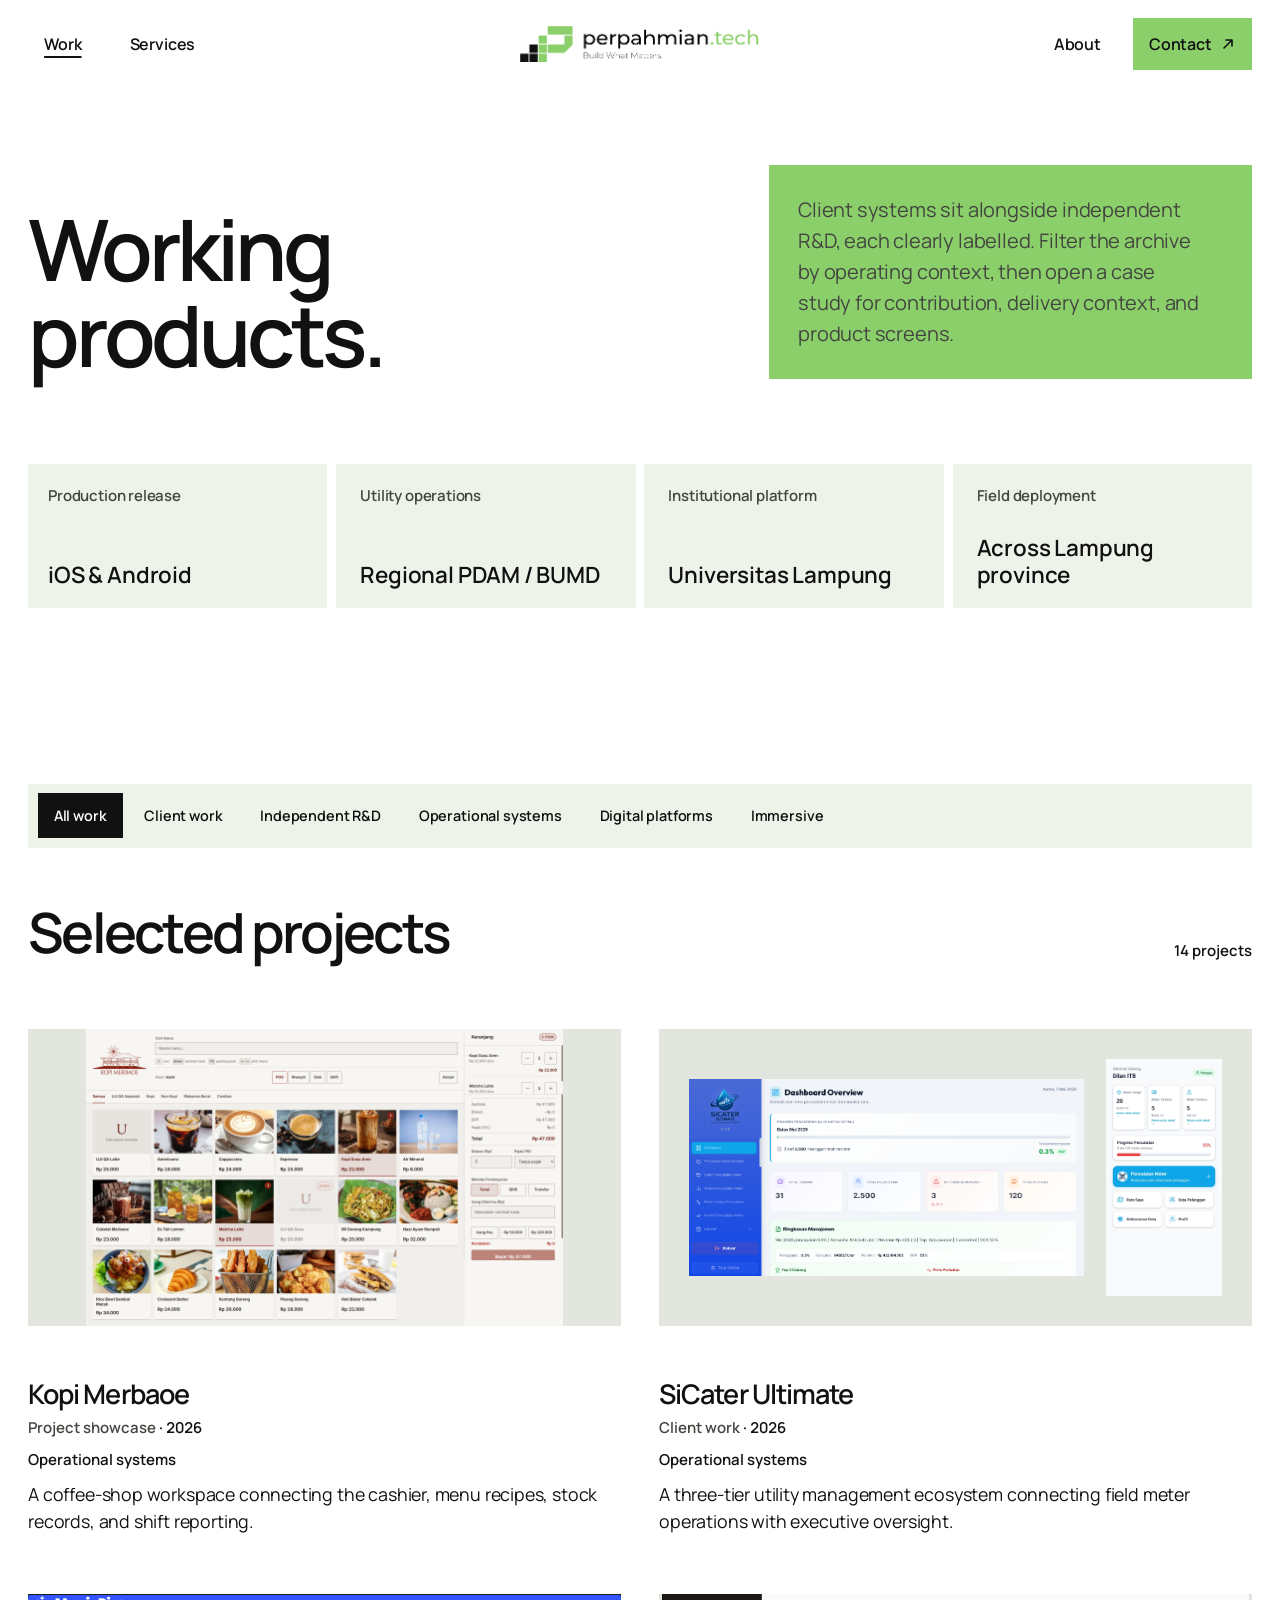
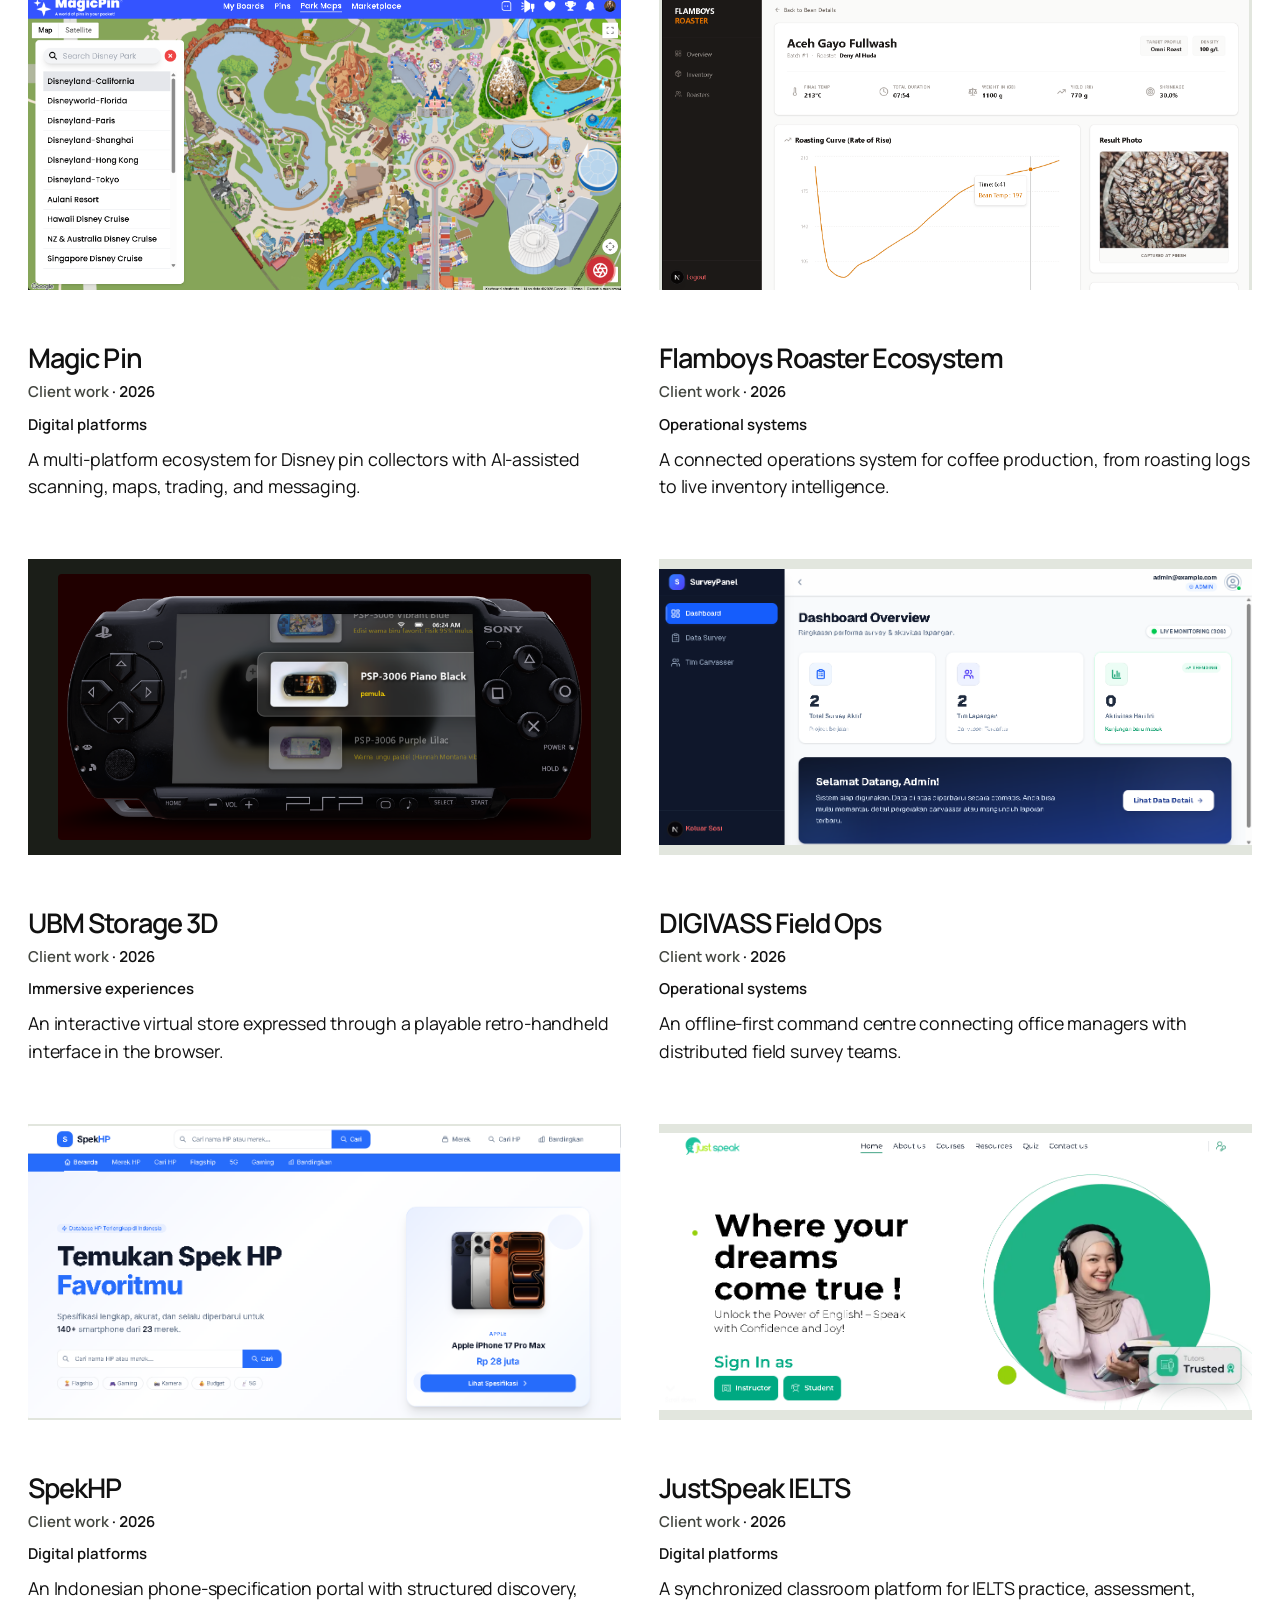
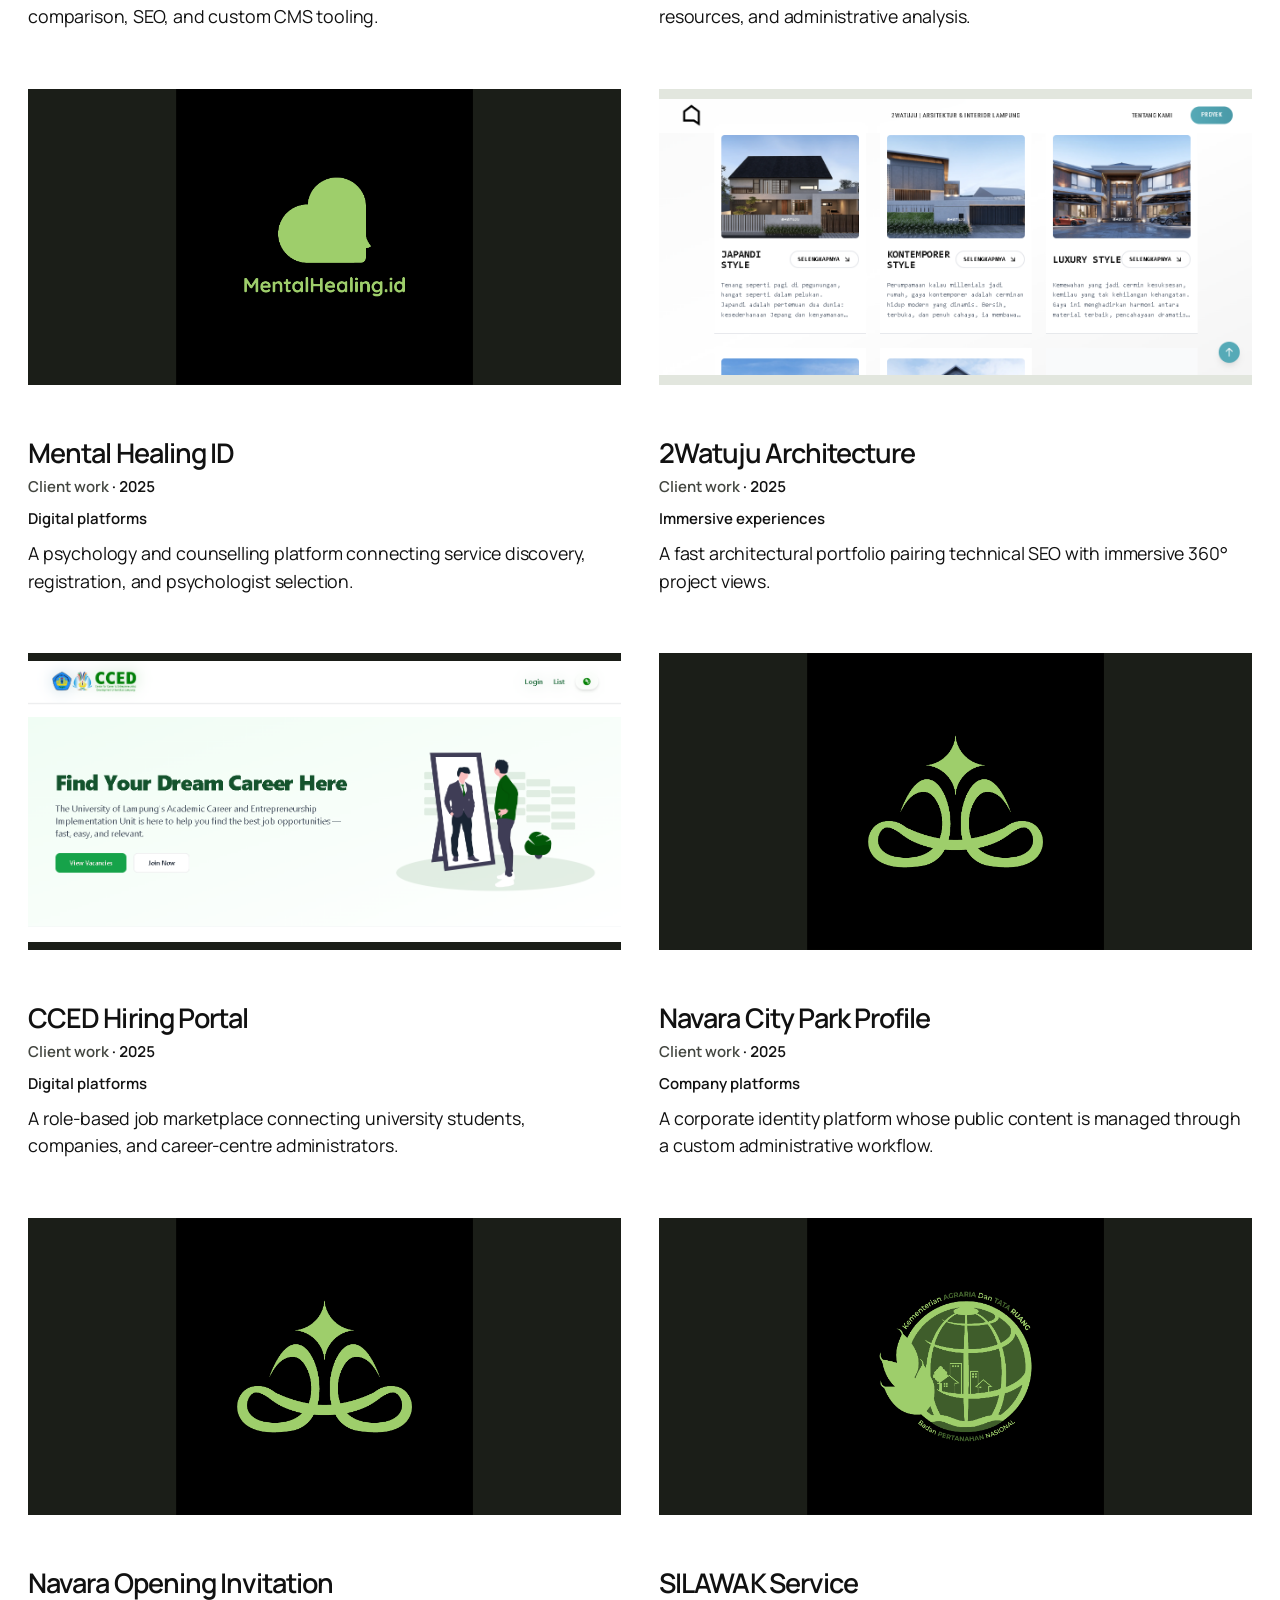
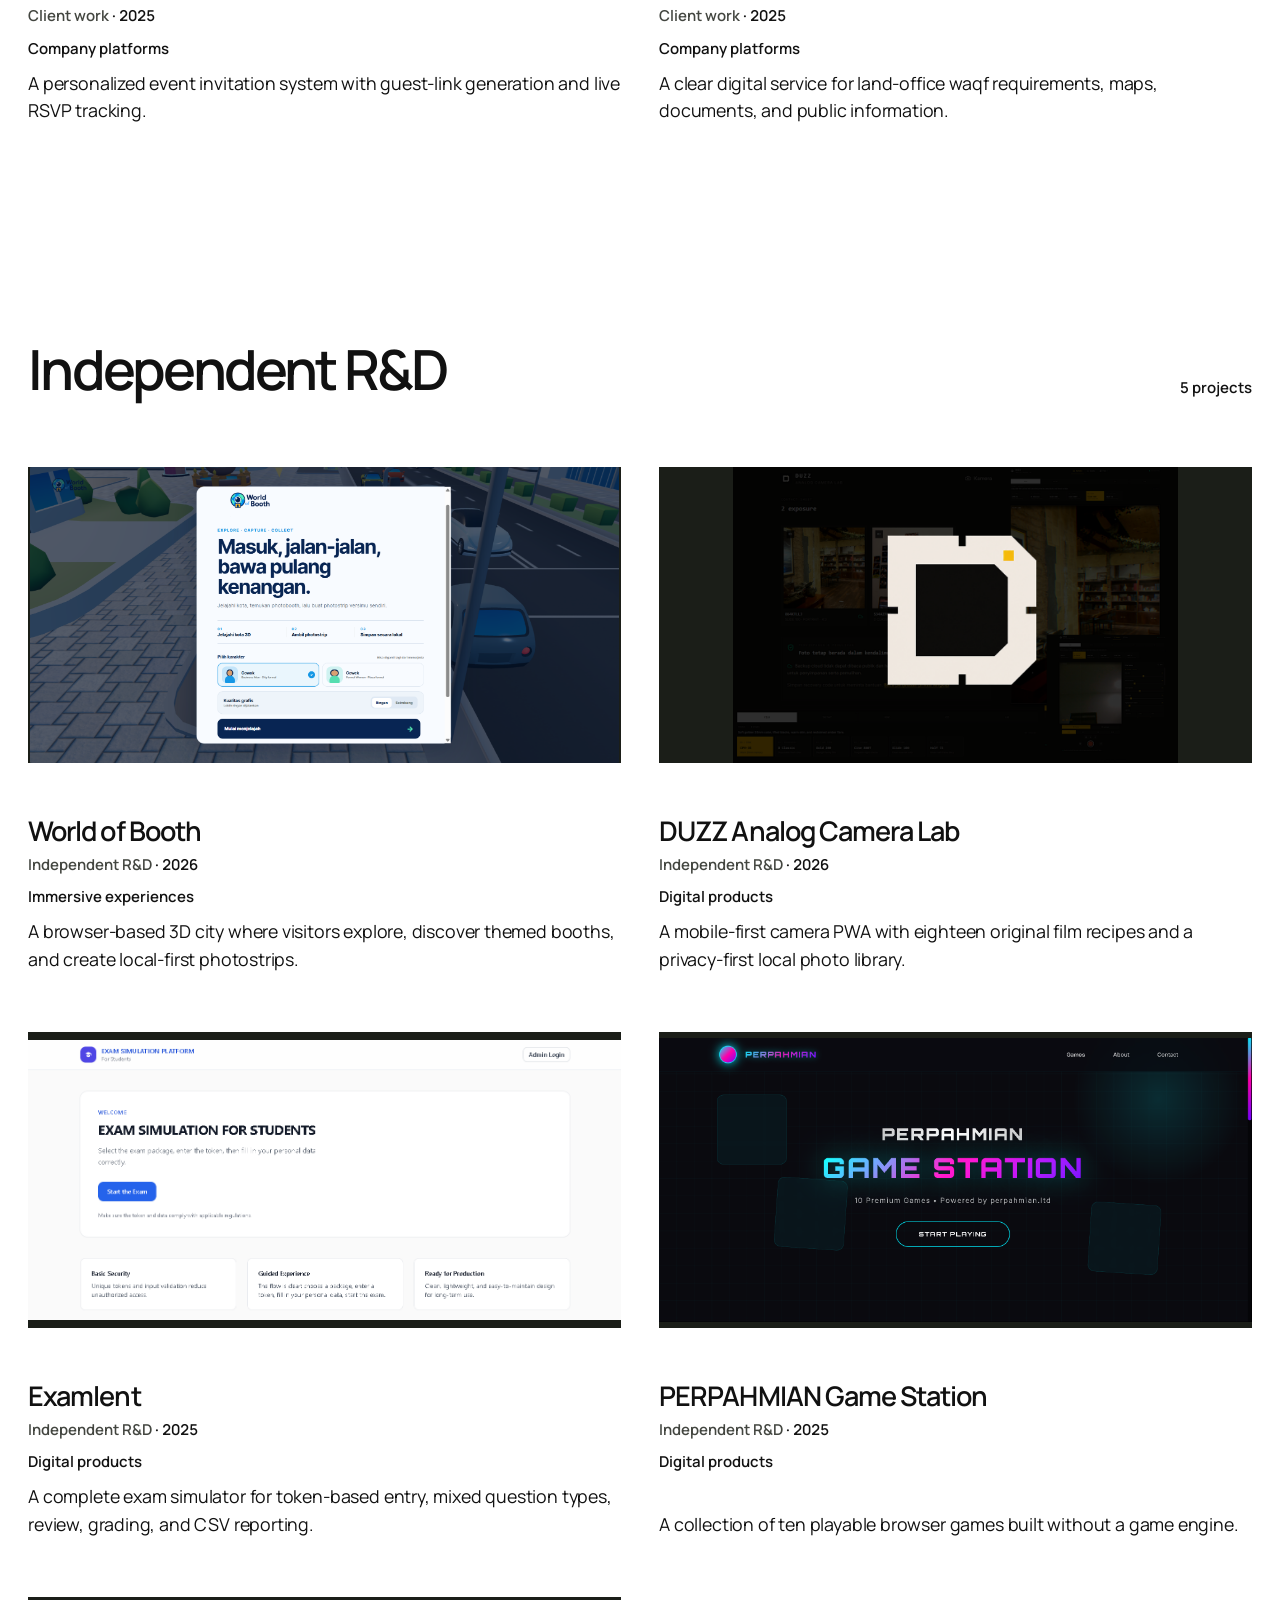
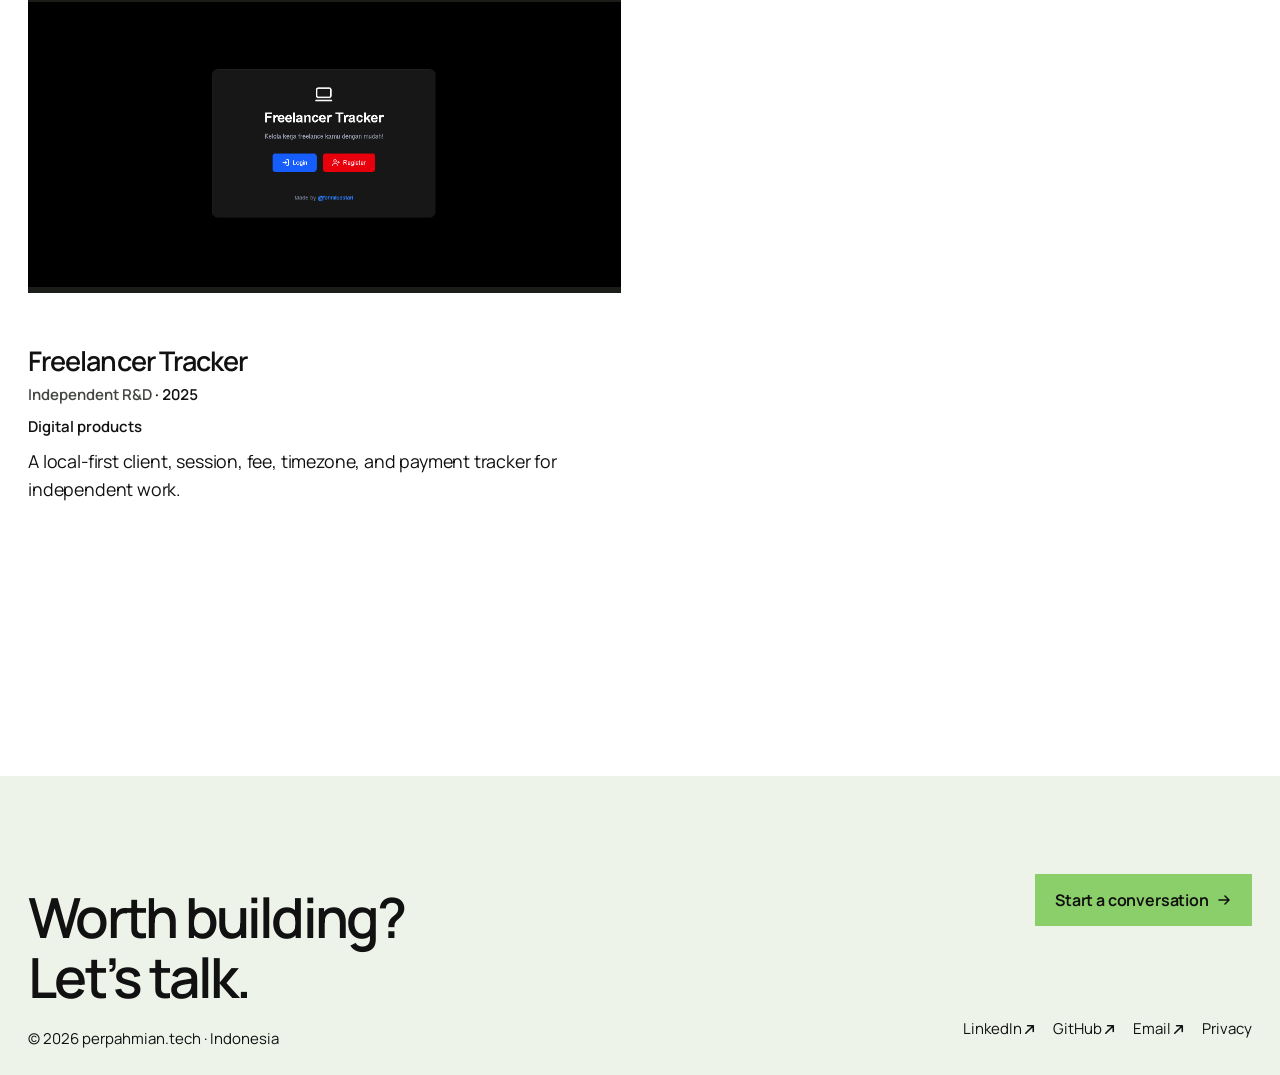
<file: work.html>
<!doctype html>
<html lang="en">
<head>
  <meta charset="utf-8">
  <meta name="viewport" content="width=device-width, initial-scale=1, viewport-fit=cover">
  <meta name="description" content="Client work and independent product R&D by perpahmian.tech across operational systems, digital platforms, mobile products, and immersive web.">
  <meta name="theme-color" content="#f5f8f2"><meta name="robots" content="index,follow">
  <link rel="canonical" href="https://cp-perpahmian.vercel.app/work.html">
  <meta property="og:type" content="website"><meta property="og:site_name" content="perpahmian.tech">
  <meta property="og:title" content="Work — perpahmian.tech"><meta property="og:description" content="Client work and independent R&D across operational systems, digital platforms, and immersive experiences.">
  <meta property="og:url" content="https://cp-perpahmian.vercel.app/work.html"><meta property="og:image" content="https://cp-perpahmian.vercel.app/image/sicater/Thumbnail-Sicater.png"><meta property="og:image:alt" content="Selected product work by perpahmian.tech"><meta name="twitter:card" content="summary_large_image">
  <meta name="twitter:title" content="Work — perpahmian.tech"><meta name="twitter:description" content="Client work and independent R&amp;D across operational systems, digital platforms, and immersive experiences."><meta name="twitter:image" content="https://cp-perpahmian.vercel.app/image/sicater/Thumbnail-Sicater.png"><meta name="author" content="perpahmian.tech">
  <title>Work — perpahmian.tech</title>
  <link rel="icon" href="image/profile/Logo Icon.png">
  <link rel="apple-touch-icon" href="image/profile/Logo Icon.png">
  <link rel="preconnect" href="https://fonts.googleapis.com"><link rel="preconnect" href="https://fonts.gstatic.com" crossorigin>
  <link href="https://fonts.googleapis.com/css2?family=Manrope:wght@400;500;600;700&display=swap" rel="stylesheet">
  <link rel="stylesheet" href="styles.css?v=20261015-edit1">
  <link rel="stylesheet" href="studio.css?v=20261018-proportions2">
  <script src="projects.js?v=20261018-proportions2" defer></script><script src="script.js?v=20261018-proportions2" defer></script><script src="studio.js?v=20261018-proportions2" defer></script>
  <script type="application/ld+json">
    {"@context":"https://schema.org","@type":"CollectionPage","name":"Work — perpahmian.tech","url":"https://cp-perpahmian.vercel.app/work.html","description":"Client work and independent product R&D across operational systems, digital platforms, and immersive experiences.","mainEntity":{"@type":"ItemList","itemListElement":[{"@type":"ListItem","position":1,"name":"SiCater Ultimate","url":"https://cp-perpahmian.vercel.app/project.html?id=sicater"},{"@type":"ListItem","position":2,"name":"Magic Pin","url":"https://cp-perpahmian.vercel.app/project.html?id=magicpin"},{"@type":"ListItem","position":3,"name":"DIGIVASS Field Ops","url":"https://cp-perpahmian.vercel.app/project.html?id=digivass"},{"@type":"ListItem","position":4,"name":"Flamboys Roaster Ecosystem","url":"https://cp-perpahmian.vercel.app/project.html?id=flamboys"},{"@type":"ListItem","position":5,"name":"CCED Hiring Portal","url":"https://cp-perpahmian.vercel.app/project.html?id=cced"},{"@type":"ListItem","position":6,"name":"UBM Storage 3D","url":"https://cp-perpahmian.vercel.app/project.html?id=ubmstorage"}]}}
  </script>
  <link rel="stylesheet" href="experience.css?v=20261014-type1">
  <script src="experience.js?v=20261018-proportions2" defer></script>
  <link rel="stylesheet" href="motion-intent.css?v=20261014-intent1">
  <script src="motion-intent.js?v=20261014-intent1" defer></script>
  <link rel="stylesheet" href="revamp.css?v=20261018-proportions2">
  <script src="revamp.js?v=20261018-proportions2" defer></script>
</head>
<body data-page="work">
  <a class="skip-link" href="#main">Skip to content</a>
  <div data-site-header></div>
  <main id="main">
    <header class="page-intro page-shell">
      <h1>Working<br>products.</h1>
      <div><p>Client systems sit alongside independent R&amp;D, each clearly labelled. Filter the archive by operating context, then open a case study for contribution, delivery context, and product screens.</p></div>
    </header>
    <section class="work-proof page-shell" aria-label="Selected delivery contexts">
      <div><span>Production release</span><strong>iOS &amp; Android</strong></div>
      <div><span>Utility operations</span><strong>Regional PDAM / BUMD</strong></div>
      <div><span>Institutional platform</span><strong>Universitas Lampung</strong></div>
      <div><span>Field deployment</span><strong>Across Lampung province</strong></div>
    </section>
    <section class="work-index page-shell" aria-labelledby="work-index-title">
      <h2 class="sr-only" id="work-index-title">Project index</h2>
      <div class="filters" role="toolbar" aria-label="Filter projects">
        <button class="filter is-active" type="button" data-filter="all" aria-pressed="true">All work</button>
        <button class="filter" type="button" data-filter="client" aria-pressed="false">Client work</button>
        <button class="filter" type="button" data-filter="rd" aria-pressed="false">Independent R&D</button>
        <button class="filter" type="button" data-filter="operations" aria-pressed="false">Operational systems</button>
        <button class="filter" type="button" data-filter="platforms" aria-pressed="false">Digital platforms</button>
        <button class="filter" type="button" data-filter="immersive" aria-pressed="false">Immersive</button>
      </div>
      <p class="filter-status" aria-live="polite" data-filter-status></p>
      <div class="project-grid" data-project-grid></div>
    </section>
  </main>
  <div data-site-footer></div>
</body>
</html>
</file>
<file: styles.css>
/* Hallmark · pre-emit critique: P5 H5 E4 S5 R5 V5
 * Hallmark · genre: modern-minimal · macrostructure: Split Studio (Work: Portfolio Grid) · H2 Split Diptych
 * theme: custom · vibe: "technical restraint, accountable, quietly exact" · paper: oklch(98% 0.008 132) · accent: oklch(80% 0.14 132)
 * typography: Manrope 400/500/600/700; current route calibration lives in studio.css
 * enrichment: real project screenshots · nav: N9 Edge-aligned + menu · footer: Ft5 Statement
 * motion: hero-settle · deliberate-hover · studied: no · context: inferred · v1.1.0
 * contrast: pass (40–41) · slop: pass (42–49) · mobile: pass (34, 49–57) · icons: pass (30)
 */
@import url("tokens.css?v=20261014-type1");

*,
*::before,
*::after {
  box-sizing: border-box;
}

html {
  overflow-x: clip;
  scroll-behavior: smooth;
  background: var(--color-paper);
}

body {
  min-width: 20rem;
  margin: 0;
  overflow-x: clip;
  background: var(--color-paper);
  color: var(--color-ink);
  font-family: var(--font-body);
  font-size: var(--text-base);
  font-weight: 400;
  line-height: 1.6;
  text-rendering: optimizeLegibility;
  -webkit-font-smoothing: antialiased;
}

img,
svg {
  display: block;
  max-width: 100%;
}

img {
  height: auto;
}

a {
  color: inherit;
  text-decoration: none;
}

button,
input,
textarea,
select {
  color: inherit;
  font: inherit;
}

button {
  border: 0;
}

.ui-arrow {
  display: inline-block;
  flex: 0 0 auto;
  width: 1em;
  height: 1em;
  overflow: visible;
  color: currentColor;
  vertical-align: -0.125em;
}

.ui-arrow path {
  vector-effect: non-scaling-stroke;
}

h1,
h2,
h3,
p,
figure,
blockquote,
dl,
dd {
  margin: 0;
}

h1,
h2,
h3 {
  min-width: 0;
  overflow-wrap: anywhere;
  font-family: var(--font-display);
  font-style: normal;
  font-weight: 700;
  letter-spacing: -0.04em;
  line-height: 1.02;
}

p {
  max-width: var(--reading-max);
}

ul,
ol {
  margin: 0;
  padding: 0;
}

::selection {
  background: var(--color-accent);
  color: var(--color-accent-ink);
}

:focus-visible {
  outline: var(--rule-strong) solid var(--color-focus);
  outline-offset: var(--space-2xs);
}

.sr-only {
  position: absolute;
  width: var(--rule-hair);
  height: var(--rule-hair);
  padding: 0;
  margin: calc(var(--rule-hair) * -1);
  overflow: hidden;
  clip: rect(0, 0, 0, 0);
  white-space: nowrap;
  border: 0;
}

.skip-link {
  position: fixed;
  inset-block-start: var(--space-md);
  inset-inline-start: var(--space-md);
  z-index: var(--z-tooltip);
  padding: var(--space-sm) var(--space-md);
  border-radius: var(--radius-xs);
  background: var(--color-ink);
  color: var(--color-paper);
  transform: translateY(calc(-100% - var(--space-xl)));
  white-space: nowrap;
}

.skip-link:focus {
  transform: translateY(0);
}

.page-shell {
  width: min(100%, var(--content-max));
  margin-inline: auto;
  padding-inline: var(--page-gutter);
}

.section-pad {
  padding-block: var(--space-3xl);
}

.site-header {
  position: relative;
  z-index: var(--z-sticky);
  width: 100%;
}

.site-header__inner {
  display: flex;
  align-items: center;
  justify-content: space-between;
  min-height: 5rem;
  padding: var(--space-md) var(--page-gutter);
}

.site-logo {
  display: flex;
  align-items: center;
  min-height: 2.75rem;
  white-space: nowrap;
}

.site-logo img {
  width: clamp(11.5rem, 24vw, 15.5rem);
  height: auto;
}

.menu-toggle {
  display: inline-flex;
  align-items: center;
  justify-content: center;
  gap: var(--space-sm);
  min-width: 5.25rem;
  min-height: 2.75rem;
  padding-inline: var(--space-md);
  border: var(--rule-hair) solid var(--color-rule);
  border-radius: var(--radius-pill);
  background: var(--color-paper);
  cursor: pointer;
  font-family: var(--font-body);
  font-size: var(--text-sm);
  white-space: nowrap;
  transition: background-color var(--dur-short) var(--ease-out), color var(--dur-short) var(--ease-out), transform var(--dur-micro) var(--ease-out);
}

.menu-toggle__mark {
  position: relative;
  width: var(--space-sm);
  height: var(--space-sm);
}

.menu-toggle__mark::before,
.menu-toggle__mark::after {
  content: "";
  position: absolute;
  inset-inline-start: 50%;
  inset-block-start: 50%;
  width: var(--space-sm);
  height: var(--rule-hair);
  background: currentColor;
  transform: translate(-50%, -50%);
}

.menu-toggle__mark::after {
  transform: translate(-50%, -50%) rotate(90deg);
}

.menu-toggle[aria-expanded="true"] .menu-toggle__mark::after {
  transform: translate(-50%, -50%) rotate(0);
}

.menu-toggle:active,
.button:active,
.filter:active {
  transform: translateY(var(--rule-hair));
}

.menu-toggle:disabled,
.button:disabled,
.filter:disabled,
[aria-disabled="true"] {
  cursor: not-allowed;
  opacity: 0.55;
}

.site-menu {
  position: fixed;
  inset: 0;
  z-index: var(--z-dropdown);
  display: grid;
  grid-template-rows: auto minmax(0, 1fr) auto;
  padding: var(--space-md) var(--page-gutter) max(var(--space-lg), env(safe-area-inset-bottom));
  background: var(--color-ink);
  color: var(--color-paper);
  opacity: 0;
  pointer-events: none;
  transform: translateY(calc(var(--space-sm) * -1));
  transition: opacity var(--dur-short) var(--ease-in), transform var(--dur-short) var(--ease-in);
}

.site-menu.is-open {
  opacity: 1;
  pointer-events: auto;
  transform: none;
  transition-timing-function: var(--ease-out);
}

.site-menu__top,
.site-menu__bottom {
  display: flex;
  align-items: center;
  justify-content: space-between;
  gap: var(--space-lg);
}

.site-menu__brand {
  font-family: var(--font-body);
  font-size: var(--text-sm);
}

.site-menu__close {
  min-width: 2.75rem;
  min-height: 2.75rem;
  border: var(--rule-hair) solid var(--color-ink-2);
  border-radius: var(--radius-pill);
  background: var(--color-ink);
  color: var(--color-paper);
  cursor: pointer;
  white-space: nowrap;
}

.site-menu__nav {
  display: flex;
  flex-direction: column;
  justify-content: center;
  align-items: flex-start;
  padding-block: var(--space-xl);
}

.site-menu__nav a {
  display: inline-flex;
  align-items: baseline;
  gap: var(--space-md);
  min-height: 3.5rem;
  padding-block: var(--space-xs);
  font-family: var(--font-display);
  font-size: clamp(2.15rem, 7vw, 5.25rem);
  font-weight: 700;
  letter-spacing: -0.045em;
  line-height: 1;
  white-space: nowrap;
}

.site-menu__nav a span {
  color: var(--color-accent);
  font-family: var(--font-body);
  font-size: var(--text-xs);
  font-weight: 400;
  letter-spacing: 0;
}

.site-menu__nav a[aria-current="page"]::after {
  content: "";
  width: var(--space-sm);
  height: var(--space-sm);
  border-radius: var(--radius-pill);
  background: var(--color-accent);
}

.site-menu__bottom {
  padding-block-start: var(--space-md);
  border-block-start: var(--rule-hair) solid var(--color-ink-2);
  color: var(--color-paper-3);
  font-size: var(--text-sm);
}

.site-menu__bottom a {
  white-space: nowrap;
}

.hero {
  display: grid;
  grid-template-columns: minmax(0, 1fr);
  gap: var(--space-xl);
  align-items: start;
  min-height: clamp(35rem, 66dvh, 46rem);
  padding-block-start: var(--space-lg);
  padding-block-end: var(--space-3xl);
}

.hero__copy {
  display: flex;
  flex-direction: column;
  align-items: flex-start;
  justify-content: flex-start;
  min-width: 0;
}

.availability {
  display: inline-flex;
  align-items: center;
  gap: var(--space-sm);
  margin-block-end: var(--space-lg);
  color: var(--color-muted);
  font-family: var(--font-body);
  font-size: var(--text-sm);
}

.availability span {
  width: var(--space-xs);
  height: var(--space-xs);
  border-radius: var(--radius-pill);
  background: var(--color-accent-dark);
}

.hero h1 {
  max-width: 12ch;
  font-size: clamp(3rem, 5.4vw, 4.8rem);
}

.hero h1 span {
  color: var(--color-accent-dark);
}

.hero__lede {
  max-width: 54ch;
  margin-block-start: var(--space-lg);
  color: var(--color-muted);
  font-size: clamp(var(--text-base), 1.6vw, var(--text-md));
}

.hero__actions {
  display: flex;
  flex-wrap: wrap;
  align-items: center;
  gap: var(--space-lg);
  margin-block-start: var(--space-xl);
}

.button {
  display: inline-flex;
  align-items: center;
  justify-content: space-between;
  gap: var(--space-lg);
  min-height: 2.75rem;
  padding-inline: var(--space-lg);
  border: var(--rule-hair) solid var(--color-ink);
  border-radius: var(--radius-pill);
  cursor: pointer;
  font-weight: 600;
  white-space: nowrap;
  transition: background-color var(--dur-short) var(--ease-out), color var(--dur-short) var(--ease-out), transform var(--dur-micro) var(--ease-out);
}

.button--ink {
  background: var(--color-ink);
  color: var(--color-paper);
}

.button[data-state="loading"] {
  cursor: wait;
  opacity: 0.72;
}

.button[data-state="error"] {
  border-color: var(--color-error);
  background: var(--color-error);
  color: var(--color-paper);
}

.button[data-state="success"] {
  border-color: var(--color-success);
  background: var(--color-success);
  color: var(--color-paper);
}

.text-link {
  position: relative;
  display: inline-flex;
  align-items: center;
  gap: var(--space-xs);
  min-height: 2.75rem;
  padding-block: var(--space-xs);
  font-weight: 600;
  white-space: nowrap;
}

.hero-proof {
  display: block;
  align-self: center;
  justify-self: end;
  min-width: 0;
  width: 100%;
}

.hero-proof figure {
  position: relative;
  width: 100%;
  aspect-ratio: 1;
  overflow: hidden;
  border-radius: var(--radius-lg);
  background: var(--color-paper-2);
}

.hero-proof img {
  position: absolute;
  inset: 0;
  width: 100%;
  height: 100%;
  object-fit: cover;
  object-position: center;
  opacity: 1;
  transition: opacity 180ms var(--ease-in-out), transform var(--dur-long) var(--ease-out);
}

.hero-proof figcaption {
  position: absolute;
  inset-inline: var(--space-md);
  inset-block-end: var(--space-md);
  display: grid;
  grid-template-columns: minmax(0, 1fr);
  gap: var(--space-2xs);
  padding: var(--space-md);
  border-radius: var(--radius-md);
  background: var(--color-paper);
  color: var(--color-ink);
  transition: opacity 180ms var(--ease-in-out), transform 180ms var(--ease-in-out);
}

.hero-proof.is-switching img {
  opacity: 0;
  transform: scale(0.992);
}

.hero-proof.is-switching figcaption {
  opacity: 0.72;
  transform: translateY(0.25rem);
}

.hero-proof figcaption span,
.hero-proof figcaption small {
  color: var(--color-muted);
  font-family: var(--font-body);
  font-size: var(--text-xs);
}

.hero-proof figcaption strong {
  font-family: var(--font-display);
  font-size: var(--text-md);
  line-height: 1.1;
}

.reveal {
  opacity: 0;
  transform: translateY(var(--space-xs));
  animation: hero-settle var(--dur-long) var(--ease-out) forwards;
  animation-delay: calc(var(--i, 0) * 80ms);
}

@keyframes hero-settle {
  to { opacity: 1; transform: none; }
}

.capability-line {
  display: flex;
  flex-wrap: wrap;
  align-items: center;
  gap: var(--space-sm);
  padding-block: var(--space-lg);
  border-block: var(--rule-hair) solid var(--color-rule);
  font-family: var(--font-body);
  font-size: var(--text-sm);
}

.capability-line p {
  white-space: nowrap;
}

.capability-line span {
  color: var(--color-accent-dark);
}

.intro-split {
  display: grid;
  grid-template-columns: minmax(0, 1fr);
  gap: var(--space-xl);
}

.intro-split h2,
.section-heading h2,
.services-slice h2,
.process h2,
.principles h2 {
  max-width: 14ch;
  font-size: clamp(var(--text-2xl), 5vw, var(--text-4xl));
}

.intro-split__body {
  display: grid;
  gap: var(--space-lg);
  align-content: start;
  color: var(--color-muted);
  font-size: var(--text-md);
}

.intro-split__body .text-link {
  justify-self: start;
  color: var(--color-ink);
  font-size: var(--text-base);
}

.selected-work {
  background: var(--color-ink);
  color: var(--color-paper);
}

.section-heading {
  display: grid;
  grid-template-columns: minmax(0, 1fr);
  gap: var(--space-lg);
  align-items: end;
  margin-block-end: var(--space-xl);
}

.section-heading .text-link {
  justify-self: start;
}

.selected-work .text-link::after,
.site-footer .text-link::after {
  background: var(--color-paper);
}

.featured-grid {
  display: grid;
  grid-template-columns: minmax(0, 1fr);
  gap: var(--space-3xl) var(--space-xl);
}

.feature-project {
  display: grid;
  grid-template-rows: auto minmax(0, 1fr);
  grid-template-columns: minmax(0, 1fr);
  gap: var(--space-md);
  align-items: start;
}

.feature-project__media {
  min-width: 0;
  overflow: hidden;
  border-radius: var(--radius-md);
  background: var(--color-ink-2);
}

.feature-project__media img {
  width: 100%;
  aspect-ratio: 4 / 3;
  object-fit: cover;
  transition: transform var(--dur-long) var(--ease-out);
}

.feature-project__body {
  display: grid;
  grid-template-rows: auto auto minmax(0, 1fr) auto;
  align-items: start;
  gap: var(--space-sm);
}

.feature-project__meta,
.project-card__meta,
.project-meta,
.project-gallery figcaption {
  color: var(--color-neutral);
  font-family: var(--font-body);
  font-size: var(--text-xs);
}

.feature-project__body h3 {
  font-size: clamp(var(--text-xl), 3vw, var(--text-2xl));
}

.feature-project__body p {
  color: var(--color-paper-3);
}

.feature-project__body .text-link {
  justify-self: start;
  margin-block-start: var(--space-xs);
}

.services-slice {
  display: grid;
  gap: var(--space-xl);
}

.section-heading--wide p {
  color: var(--color-muted);
}

.service-rows {
  border-block-start: var(--rule-hair) solid var(--color-rule);
}

.service-row {
  display: grid;
  grid-template-columns: minmax(0, 1fr) auto;
  gap: var(--space-sm) var(--space-lg);
  align-items: center;
  min-height: 6.5rem;
  padding-block: var(--space-lg);
  border-block-end: var(--rule-hair) solid var(--color-rule);
}

.service-row span {
  font-family: var(--font-display);
  font-size: var(--text-lg);
  font-weight: 700;
  letter-spacing: -0.025em;
}

.service-row small {
  grid-column: 1 / -1;
  color: var(--color-muted);
  font-size: var(--text-sm);
}

.service-row > a {
  display: inline-grid;
  place-items: center;
  min-width: 2.75rem;
  min-height: 2.75rem;
  font-weight: 400;
  white-space: nowrap;
}

.working-principle {
  display: grid;
  grid-template-columns: minmax(0, 1fr);
  gap: var(--space-xl);
  padding-block: var(--space-3xl) var(--space-4xl);
  border-block-start: var(--rule-hair) solid var(--color-rule);
}

.working-principle blockquote {
  max-width: 18ch;
  font-family: var(--font-display);
  font-size: clamp(var(--text-2xl), 6vw, var(--text-4xl));
  font-style: normal;
  font-weight: 700;
  letter-spacing: -0.04em;
  line-height: 1.05;
}

.working-principle p {
  align-self: end;
  color: var(--color-muted);
}

.page-intro {
  display: grid;
  grid-template-columns: minmax(0, 1fr);
  gap: var(--space-xl);
  align-items: end;
  padding-block: var(--space-2xl) var(--space-3xl);
}

.page-intro h1 {
  max-width: 12ch;
  font-size: var(--text-display-s);
}

.page-intro > div {
  display: grid;
  gap: var(--space-md);
  color: var(--color-muted);
  font-size: var(--text-md);
}

.page-intro__note {
  font-family: var(--font-body);
  font-size: var(--text-xs);
}

.work-index {
  padding-block-end: var(--space-4xl);
}

.filters {
  display: flex;
  flex-wrap: wrap;
  gap: var(--space-xs);
  padding-block: var(--space-lg);
  border-block: var(--rule-hair) solid var(--color-rule);
}

.filter {
  min-height: 2.75rem;
  padding-inline: var(--space-md);
  border: var(--rule-hair) solid var(--color-rule);
  border-radius: var(--radius-pill);
  background: var(--color-paper);
  cursor: pointer;
  font-family: var(--font-body);
  font-size: var(--text-sm);
  white-space: nowrap;
  transition: background-color var(--dur-short) var(--ease-out), color var(--dur-short) var(--ease-out), transform var(--dur-micro) var(--ease-out);
}

.filter.is-active,
.filter[data-state="success"] {
  border-color: var(--color-ink);
  background: var(--color-ink);
  color: var(--color-paper);
}

.filter[data-state="error"] {
  border-color: var(--color-error);
  color: var(--color-error);
}

.filter-status {
  min-height: 1.5rem;
  padding-block: var(--space-md) var(--space-lg);
  color: var(--color-muted);
  font-family: var(--font-body);
  font-size: var(--text-xs);
}

.project-grid {
  display: grid;
  grid-template-columns: minmax(0, 1fr);
  gap: var(--space-2xl) var(--space-lg);
}

.project-card {
  min-width: 0;
}

.project-card.is-hidden {
  display: none;
}

.project-card__link {
  display: grid;
  grid-template-rows: auto minmax(0, 1fr);
  gap: var(--space-md);
  height: 100%;
}

.project-card__media {
  position: relative;
  min-width: 0;
  overflow: hidden;
  border-radius: var(--radius-md);
  background: var(--color-paper-2);
}

.project-card__media img {
  width: 100%;
  aspect-ratio: 4 / 3;
  object-fit: cover;
  transition: transform var(--dur-long) var(--ease-out);
}

.project-card__body {
  display: grid;
  grid-template-columns: minmax(0, 1fr) auto;
  grid-template-rows: auto minmax(0, 1fr);
  gap: var(--space-sm) var(--space-md);
}

.project-card__body h3 {
  font-size: var(--text-lg);
}

.project-card__body p {
  grid-column: 1 / -1;
  color: var(--color-muted);
}

.project-card__arrow {
  align-self: start;
}

.project-card__media-action {
  position: absolute;
  inset-inline-end: var(--space-sm);
  inset-block-end: var(--space-sm);
  display: inline-flex;
  align-items: center;
  gap: var(--space-xs);
  padding: var(--space-xs) var(--space-sm);
  border-radius: var(--radius-pill);
  background: color-mix(in srgb, var(--color-ink) 92%, transparent);
  color: var(--color-paper);
  font-family: var(--font-body);
  font-size: var(--text-xs);
  opacity: 0;
  transform: translateY(0.4rem);
  transition: opacity var(--dur-short) var(--ease-out), transform var(--dur-short) var(--ease-out);
}

.project-card__status {
  display: flex;
  align-items: center;
  gap: var(--space-xs);
  margin-block-start: var(--space-xs);
  color: var(--color-ink) !important;
  font-family: var(--font-body);
  font-size: var(--text-xs);
}

.project-card__status > span {
  width: 0.45rem;
  height: 0.45rem;
  flex: 0 0 auto;
  border-radius: 50%;
  background: var(--color-accent-dark);
}

.service-detail {
  padding-block-end: var(--space-3xl);
}

.service-detail__row {
  display: grid;
  grid-template-columns: minmax(0, 1fr);
  gap: var(--space-xl);
  padding-block: var(--space-2xl);
  border-block-start: var(--rule-hair) solid var(--color-rule);
  scroll-margin-top: var(--space-xl);
}

.service-detail__row > div:first-child {
  display: grid;
  grid-template-columns: minmax(0, 1fr);
  gap: var(--space-md);
  align-items: start;
}

.service-index {
  display: inline-grid;
  place-items: center;
  width: 2rem;
  height: 2rem;
  border-radius: var(--radius-xs);
  background: var(--color-accent);
  color: var(--color-accent-ink);
  font-family: var(--font-body);
  font-size: var(--text-sm);
}

.service-detail__row h2 {
  font-size: clamp(var(--text-xl), 4vw, var(--text-3xl));
}

.service-detail__row > div:last-child {
  display: grid;
  gap: var(--space-lg);
  color: var(--color-muted);
}

.service-detail__row ul {
  display: grid;
  list-style: none;
  border-block-start: var(--rule-hair) solid var(--color-rule);
}

.service-detail__row li {
  padding-block: var(--space-sm);
  border-block-end: var(--rule-hair) solid var(--color-rule);
  color: var(--color-ink);
}

.process-list {
  display: grid;
  grid-template-columns: minmax(0, 1fr);
  gap: var(--space-xl);
  list-style: none;
}

.process-list li {
  display: grid;
  gap: var(--space-sm);
  padding-block-start: var(--space-md);
  border-block-start: var(--rule-hair) solid var(--color-rule);
}

.process-list span {
  color: var(--color-accent-dark);
  font-family: var(--font-body);
  font-size: var(--text-sm);
}

.process-list h3 {
  font-size: var(--text-xl);
}

.process-list p {
  color: var(--color-muted);
}

.about-hero {
  display: grid;
  grid-template-columns: minmax(0, 1fr);
  gap: var(--space-xl);
  align-items: end;
  min-height: clamp(36rem, 70dvh, 49rem);
  padding-block: var(--space-2xl) var(--space-3xl);
}

.about-mark {
  display: grid;
  place-items: center;
  aspect-ratio: 1;
  max-width: 20rem;
  border: var(--rule-hair) solid var(--color-rule);
  border-radius: var(--radius-lg);
  background: var(--color-paper-2);
}

.about-mark img {
  width: 44%;
}

.about-hero > div:last-child {
  display: grid;
  gap: var(--space-lg);
}

.about-hero h1 {
  max-width: 14ch;
  font-size: var(--text-display-s);
}

.about-hero p {
  color: var(--color-muted);
  font-size: var(--text-md);
}

.about-story {
  display: grid;
  grid-template-columns: minmax(0, 1fr);
  gap: var(--space-xl);
  border-block-start: var(--rule-hair) solid var(--color-rule);
}

.about-story h2 {
  font-size: var(--text-xl);
}

.about-story > div {
  display: grid;
  gap: var(--space-lg);
  color: var(--color-muted);
}

.about-story__lead {
  color: var(--color-ink);
  font-family: var(--font-display);
  font-size: var(--text-xl);
  font-weight: 700;
  letter-spacing: -0.03em;
  line-height: 1.2;
}

.principle-list {
  display: grid;
  grid-template-columns: minmax(0, 1fr);
  gap: var(--space-xl);
}

.principle-list article {
  display: grid;
  gap: var(--space-sm);
  padding-block-start: var(--space-md);
  border-block-start: var(--rule-hair) solid var(--color-rule);
}

.principle-list h3 {
  font-size: var(--text-lg);
}

.principle-list p {
  color: var(--color-muted);
}

.profile-strip {
  margin-block-end: var(--space-4xl);
  padding-block: var(--space-xl);
  border-block: var(--rule-hair) solid var(--color-rule);
  background: var(--color-paper-2);
  color: var(--color-ink);
}

.profile-strip dl {
  display: grid;
  grid-template-columns: minmax(0, 1fr);
  gap: var(--space-xl);
}

.profile-strip dl > div {
  display: grid;
  gap: var(--space-xs);
}

.profile-strip dt {
  color: var(--color-muted);
  font-family: var(--font-body);
  font-size: var(--text-xs);
}

.profile-strip dd {
  font-family: var(--font-display);
  font-size: var(--text-lg);
  font-weight: 700;
}

.contact-layout {
  display: grid;
  grid-template-columns: minmax(0, 1fr);
  gap: var(--space-3xl);
  padding-block: var(--space-2xl) var(--space-4xl);
}

.contact-copy {
  display: flex;
  flex-direction: column;
  align-items: flex-start;
}

.contact-copy h1 {
  max-width: 12ch;
  font-size: var(--text-display-s);
}

.contact-copy > p:not(.availability) {
  margin-block-start: var(--space-lg);
  color: var(--color-muted);
  font-size: var(--text-md);
}

.direct-contact {
  display: grid;
  gap: var(--space-sm);
  margin-block-start: var(--space-xl);
}

.direct-contact a {
  display: inline-flex;
  align-items: center;
  gap: var(--space-xs);
  min-height: 2.75rem;
  font-weight: 600;
  text-decoration: underline;
  text-decoration-color: var(--color-rule);
  text-underline-offset: var(--space-2xs);
  white-space: nowrap;
}

.direct-contact p {
  color: var(--color-muted);
  font-family: var(--font-body);
  font-size: var(--text-xs);
}

.contact-form {
  display: grid;
  gap: var(--space-lg);
  align-self: start;
  padding: var(--space-lg);
  border-radius: var(--radius-lg);
  background: var(--color-paper-2);
}

.field {
  display: grid;
  gap: var(--space-xs);
}

.field label {
  font-weight: 600;
}

.field label span {
  color: var(--color-accent-dark);
}

.field input,
.field textarea {
  width: 100%;
  min-height: 2.75rem;
  padding: var(--space-sm) var(--space-md);
  border: var(--rule-hair) solid var(--color-rule);
  outline: var(--rule-strong) solid transparent;
  outline-offset: var(--rule-hair);
  border-radius: var(--radius-sm);
  background: var(--color-paper);
  color: var(--color-ink);
  transition: background-color var(--dur-short) var(--ease-out);
}

.field textarea {
  min-height: 9rem;
  resize: vertical;
}

.field input::placeholder,
.field textarea::placeholder {
  color: var(--color-neutral);
}

.field input:focus-visible,
.field textarea:focus-visible {
  outline-color: var(--color-focus);
}

.field input:disabled,
.field textarea:disabled {
  cursor: not-allowed;
  opacity: 0.55;
}

.field input[aria-invalid="true"],
.field textarea[aria-invalid="true"] {
  border-color: var(--color-error);
  background: var(--color-error-soft);
}

.field[data-state="success"] input,
.field[data-state="success"] textarea {
  border-color: var(--color-success);
}

.field__help {
  min-height: 1lh;
  color: var(--color-muted);
  font-size: var(--text-sm);
}

.field[data-state="error"] .field__help {
  color: var(--color-error);
}

.form-submit {
  width: 100%;
}

.form-note {
  color: var(--color-muted);
  font-size: var(--text-sm);
}

.project-loading {
  min-height: 55dvh;
  padding-block: var(--space-3xl);
  color: var(--color-muted);
}

.case-hero {
  display: grid;
  grid-template-columns: minmax(0, 1fr);
  gap: var(--space-xl);
  padding-block: var(--space-2xl) var(--space-3xl);
}

.case-hero__copy {
  display: flex;
  flex-direction: column;
  align-items: flex-start;
  justify-content: center;
}

.case-back {
  display: inline-flex;
  align-items: center;
  gap: var(--space-xs);
  min-height: 2.75rem;
  margin-block-end: var(--space-lg);
  color: var(--color-muted);
  font-family: var(--font-body);
  font-size: var(--text-sm);
  white-space: nowrap;
}

.case-hero h1 {
  max-width: 12ch;
  font-size: var(--text-display-s);
}

.case-hero__summary {
  margin-block-start: var(--space-lg);
  color: var(--color-muted);
  font-size: var(--text-md);
}

.case-hero__media {
  min-width: 0;
  overflow: hidden;
  border-radius: var(--radius-lg);
  background: var(--color-paper-2);
}

.case-hero__media img {
  width: 100%;
  height: 100%;
  min-height: 25rem;
  object-fit: cover;
}

.case-facts {
  padding-block: var(--space-xl);
  border-block: var(--rule-hair) solid var(--color-rule);
}

.case-facts dl {
  display: grid;
  grid-template-columns: repeat(2, minmax(0, 1fr));
  gap: var(--space-xl);
}

.case-facts dl > div {
  display: grid;
  gap: var(--space-xs);
}

.case-facts dt {
  color: var(--color-muted);
  font-family: var(--font-body);
  font-size: var(--text-xs);
}

.case-facts dd {
  font-weight: 600;
}

.case-story {
  display: grid;
  grid-template-columns: minmax(0, 1fr);
  gap: var(--space-xl);
  padding-block: var(--space-3xl);
}

.case-story h2 {
  font-size: clamp(var(--text-xl), 4vw, var(--text-3xl));
}

.case-story__body {
  display: grid;
  gap: var(--space-xl);
}

.case-story__body > p {
  color: var(--color-muted);
  font-size: var(--text-md);
}

.tech-list {
  display: flex;
  flex-wrap: wrap;
  gap: var(--space-xs);
  list-style: none;
}

.tech-list li {
  padding: var(--space-xs) var(--space-sm);
  border: var(--rule-hair) solid var(--color-rule);
  border-radius: var(--radius-pill);
  font-family: var(--font-body);
  font-size: var(--text-xs);
}

.project-gallery {
  display: grid;
  grid-template-columns: minmax(0, 1fr);
  gap: var(--space-xl);
  padding-block-end: var(--space-4xl);
}

.project-gallery figure {
  min-width: 0;
}

.project-gallery img {
  width: 100%;
  border-radius: var(--radius-md);
  background: var(--color-paper-2);
}

.project-gallery figcaption {
  padding-block-start: var(--space-xs);
}

.next-project {
  display: grid;
  gap: var(--space-md);
  padding-block: var(--space-2xl) var(--space-3xl);
  border-block-start: var(--rule-hair) solid var(--color-rule);
}

.next-project > span {
  color: var(--color-muted);
  font-family: var(--font-body);
  font-size: var(--text-xs);
}

.next-project a {
  display: inline-flex;
  align-items: center;
  justify-content: space-between;
  gap: var(--space-lg);
  font-family: var(--font-display);
  font-size: clamp(var(--text-xl), 5vw, var(--text-3xl));
  font-weight: 700;
  letter-spacing: -0.04em;
  line-height: 1.1;
  white-space: nowrap;
}

.next-project__name {
  min-width: 0;
  overflow: hidden;
  text-overflow: ellipsis;
}

.not-found {
  display: grid;
  place-items: start;
  gap: var(--space-lg);
  min-height: 55dvh;
  padding-block: var(--space-3xl);
}

.not-found h1 {
  font-size: var(--text-3xl);
}

.site-footer {
  padding: var(--space-3xl) var(--page-gutter) max(var(--space-xl), env(safe-area-inset-bottom));
  background: var(--color-ink);
  color: var(--color-paper);
}

.site-footer__inner {
  display: grid;
  gap: var(--space-2xl);
  width: min(100%, var(--content-max));
  margin-inline: auto;
}

.site-footer__statement {
  max-width: 17ch;
  font-family: var(--font-display);
  font-size: clamp(var(--text-2xl), 7vw, var(--text-4xl));
  font-weight: 700;
  letter-spacing: -0.04em;
  line-height: 1.02;
}

.site-footer__statement span {
  color: var(--color-accent);
}

.site-footer__action {
  justify-self: start;
}

.site-footer__meta {
  display: grid;
  grid-template-columns: minmax(0, 1fr);
  gap: var(--space-md);
  padding-block-start: var(--space-md);
  border-block-start: var(--rule-hair) solid var(--color-ink-2);
  color: var(--color-paper-3);
  font-family: var(--font-body);
  font-size: var(--text-xs);
}

.site-footer__links {
  display: flex;
  flex-wrap: wrap;
  gap: var(--space-md);
}

.site-footer__links a {
  min-height: 2.75rem;
  display: inline-flex;
  align-items: center;
  white-space: nowrap;
}

@media (hover: hover) and (pointer: fine) {
  .menu-toggle:hover,
  .filter:not(.is-active):not([data-state="success"]):hover {
    background: var(--color-paper-2);
  }

  .button--ink:hover {
    background: var(--color-accent-dark);
  }

  .site-menu__close:hover {
    background: var(--color-ink-2);
  }

  .text-link:hover::after {
    transform: scaleX(0.35);
  }

  .hero-proof:hover img,
  .feature-project:hover .feature-project__media img,
  .project-card__link:hover .project-card__media img {
    transform: scale(1.015);
  }

  .project-card__link:hover .project-card__media-action,
  .project-card__link:focus-visible .project-card__media-action {
    opacity: 1;
    transform: none;
  }

  .site-menu__nav a:hover {
    color: var(--color-accent);
  }

  .service-row:hover span {
    color: var(--color-accent-dark);
  }

  .field input:hover,
  .field textarea:hover {
    background: var(--color-paper-3);
  }

  .site-logo:hover,
  .site-menu__bottom a:hover,
  .direct-contact a:hover,
  .site-footer__links a:hover {
    opacity: 0.72;
  }
}

@media (min-width: 40rem) {
  .site-header__inner {
    min-height: 6rem;
  }

  .hero-proof figcaption {
    grid-template-columns: minmax(0, 1fr) auto;
  }

  .hero-proof figcaption strong {
    grid-column: 1;
  }

  .hero-proof figcaption small {
    grid-column: 2;
    grid-row: 1 / 3;
    align-self: end;
    text-align: end;
  }

  .service-row {
    grid-template-columns: minmax(0, 1.1fr) minmax(0, 1fr) auto;
  }

  .service-row small {
    grid-column: auto;
  }

  .project-grid,
  .principle-list {
    grid-template-columns: repeat(2, minmax(0, 1fr));
  }

  .process-list {
    grid-template-columns: repeat(2, minmax(0, 1fr));
  }

  .profile-strip dl {
    grid-template-columns: repeat(2, minmax(0, 1fr));
  }

  .project-gallery {
    grid-template-columns: repeat(2, minmax(0, 1fr));
  }

  .project-gallery figure:nth-child(3n + 1) {
    grid-column: 1 / -1;
  }

  .site-footer__meta {
    grid-template-columns: minmax(0, 1fr) auto;
    align-items: center;
  }
}

@media (min-width: 48rem) {
  .hero {
    grid-template-columns: minmax(0, 1.1fr) minmax(0, 0.9fr);
    gap: var(--space-xl);
    align-items: stretch;
    padding-block-start: var(--space-xl);
    padding-block-end: var(--space-3xl);
  }

  .hero__copy {
    justify-content: center;
  }
}

@media (min-width: 60rem) {
  .hero {
    grid-template-columns: minmax(0, 1.12fr) minmax(0, 0.88fr);
    gap: var(--space-2xl);
    padding-block-start: var(--space-xl);
    padding-block-end: var(--space-3xl);
  }

  .hero-proof {
    max-width: 39rem;
  }

  .intro-split,
  .working-principle,
  .page-intro,
  .about-story,
  .case-story {
    grid-template-columns: minmax(0, 1fr) minmax(0, 1fr);
    gap: var(--space-3xl);
  }

  .section-heading {
    grid-template-columns: minmax(0, 1fr) auto;
  }

  .section-heading--wide {
    grid-template-columns: minmax(0, 1.2fr) minmax(18rem, 0.8fr);
  }

  .section-heading .text-link {
    justify-self: end;
  }

  .featured-grid {
    grid-template-columns: repeat(2, minmax(0, 1fr));
  }

  .project-grid {
    grid-template-columns: repeat(3, minmax(0, 1fr));
    gap: var(--space-2xl) var(--space-lg);
  }

  .service-detail__row {
    grid-template-columns: minmax(18rem, 0.85fr) minmax(0, 1.15fr);
    gap: var(--space-3xl);
  }

  .process-list {
    grid-template-columns: repeat(4, minmax(0, 1fr));
  }

  .about-hero {
    grid-template-columns: minmax(16rem, 0.75fr) minmax(0, 1.25fr);
    gap: var(--space-3xl);
  }

  .about-mark {
    justify-self: start;
  }

  .profile-strip dl {
    grid-template-columns: repeat(4, minmax(0, 1fr));
  }

  .contact-layout {
    grid-template-columns: minmax(0, 0.9fr) minmax(24rem, 1.1fr);
    gap: var(--space-4xl);
  }

  .contact-copy {
    position: sticky;
    inset-block-start: var(--space-xl);
    align-self: start;
  }

  .contact-form {
    padding: var(--space-xl);
  }

  .case-hero {
    grid-template-columns: minmax(0, 0.82fr) minmax(0, 1.18fr);
    gap: var(--space-3xl);
  }

  .case-facts dl {
    grid-template-columns: repeat(4, minmax(0, 1fr));
  }

  .site-footer__inner {
    grid-template-columns: minmax(0, 1fr) auto;
    align-items: end;
  }

  .site-footer__meta {
    grid-column: 1 / -1;
  }
}

@media (pointer: coarse) {
  .button,
  .filter,
  .menu-toggle,
  .site-menu__close,
  .text-link,
  .direct-contact a,
  .site-footer__links a {
    min-height: 3rem;
  }
}

@media (prefers-reduced-motion: reduce) {
  html {
    scroll-behavior: auto;
  }

  *,
  *::before,
  *::after {
    animation-duration: 150ms !important;
    animation-iteration-count: 1 !important;
    transition-duration: 150ms !important;
  }

  .reveal {
    animation-name: hero-settle-reduced;
    transform: none;
  }

  @keyframes hero-settle-reduced {
    to { opacity: 1; }
  }
}

/* Quiet page-to-page transition */
.has-js body {
  opacity: 0;
  transform: translateY(0.3rem);
  transition: opacity 240ms var(--ease-out), transform 240ms var(--ease-out);
}

.has-js body.is-page-ready {
  opacity: 1;
  transform: none;
}

.has-js body.is-page-leaving {
  pointer-events: none;
  opacity: 0;
  transform: translateY(-0.2rem);
  transition-duration: 180ms;
  transition-timing-function: var(--ease-in);
}

/* Company profile depth */
.evidence-strip {
  display: grid;
  grid-template-columns: minmax(0, 1fr);
  gap: var(--space-lg);
  padding-block: var(--space-xl);
  border-block: var(--rule-hair) solid var(--color-rule);
}

.evidence-strip > div {
  display: grid;
  gap: var(--space-xs);
}

.evidence-strip span,
.case-evidence span,
.work-group__heading p,
.work-group__heading > span,
.engagement-grid article > span {
  color: var(--color-muted);
  font-family: var(--font-body);
  font-size: var(--text-xs);
}

.evidence-strip strong {
  max-width: 18ch;
  font-family: var(--font-display);
  font-size: var(--text-lg);
  line-height: 1.08;
}

.work-proof {
  display: grid;
  grid-template-columns: minmax(0, 1fr);
  gap: var(--space-lg);
  padding-block: var(--space-xl);
  border-block: var(--rule-hair) solid var(--color-rule);
}

.work-proof > div {
  display: grid;
  gap: var(--space-xs);
}

.work-proof span {
  color: var(--color-muted);
  font-family: var(--font-body);
  font-size: var(--text-xs);
}

.work-proof strong {
  max-width: 20ch;
  font-family: var(--font-display);
  font-size: var(--text-lg);
  line-height: 1.1;
}

.feature-project__meta span,
.project-card__meta span {
  color: var(--color-accent);
}

.project-card__workstream {
  margin-block-end: calc(var(--space-xs) * -1);
  color: var(--color-accent-dark) !important;
  font-family: var(--font-body);
  font-size: var(--text-xs);
}

.project-grid {
  display: block;
}

.work-group {
  display: grid;
  gap: var(--space-xl);
  padding-block: var(--space-xl) var(--space-4xl);
}

.work-group + .work-group {
  border-block-start: var(--rule-hair) solid var(--color-rule);
}

.work-group.is-hidden {
  display: none;
}

.work-group__heading {
  display: flex;
  align-items: end;
  justify-content: space-between;
  gap: var(--space-lg);
}

.work-group__heading > div {
  display: grid;
  gap: var(--space-xs);
}

.work-group__heading h2 {
  font-size: clamp(var(--text-xl), 4vw, var(--text-3xl));
}

.project-grid__inner {
  display: grid;
  grid-template-columns: minmax(0, 1fr);
  gap: var(--space-2xl) var(--space-lg);
}

.founder-profile {
  display: grid;
  grid-template-columns: minmax(0, 1fr);
  gap: var(--space-2xl);
  align-items: start;
  border-block-start: var(--rule-hair) solid var(--color-rule);
}

.founder-profile__identity {
  display: grid;
  gap: var(--space-md);
  align-content: start;
}

.founder-profile__identity h2 {
  max-width: 9ch;
  font-size: var(--text-display-s);
}

.founder-profile__role {
  max-width: 18ch;
  color: var(--color-ink);
  font-family: var(--font-display);
  font-size: var(--text-xl);
  font-weight: 700;
  letter-spacing: -0.03em;
  line-height: 1.1;
}

.founder-profile__copy {
  display: grid;
  gap: var(--space-lg);
  align-content: center;
}

.founder-profile__copy > p {
  color: var(--color-muted);
  font-size: var(--text-md);
}

.founder-profile__copy .text-link {
  justify-self: start;
}

.profile-strip {
  margin-block-start: var(--space-2xl);
}

.engagements {
  border: 0;
  background: var(--color-paper-2);
}

.engagement-grid {
  display: grid;
  grid-template-columns: minmax(0, 1fr);
  gap: var(--space-lg);
}

.engagement-grid article {
  display: grid;
  gap: var(--space-md);
  padding: var(--space-lg);
  border: var(--rule-hair) solid var(--color-rule);
  border-radius: var(--radius-md);
  background: var(--color-paper);
}

.engagement-grid h3 {
  font-size: var(--text-xl);
}

.engagement-grid p {
  color: var(--color-muted);
}

.engagement-grid .engagement-note {
  align-self: end;
  padding-block-start: var(--space-md);
  color: inherit;
}

.case-story__intro {
  display: grid;
  gap: var(--space-md);
  align-content: start;
}

.case-narrative {
  gap: 0;
}

.case-narrative article {
  display: grid;
  grid-template-columns: 2.5rem minmax(0, 1fr);
  gap: var(--space-sm) var(--space-md);
  padding-block: var(--space-lg);
  border-block-start: var(--rule-hair) solid var(--color-rule);
}

.case-narrative article > span {
  grid-row: 1 / 3;
  color: var(--color-accent-dark);
  font-family: var(--font-body);
  font-size: var(--text-xs);
}

.case-narrative h3 {
  font-size: var(--text-lg);
}

.case-narrative p {
  color: var(--color-muted);
}

.case-evidence {
  display: grid;
  grid-template-columns: minmax(0, 1fr);
  gap: var(--space-xl);
  margin-block-end: var(--space-3xl);
  padding-block: var(--space-xl);
  border-block: var(--rule-hair) solid var(--color-rule);
}

.case-evidence > div {
  display: grid;
  gap: var(--space-md);
  align-content: start;
}

.case-evidence strong {
  max-width: 34ch;
  font-family: var(--font-display);
  font-size: var(--text-xl);
  line-height: 1.15;
}

.form-trap {
  position: absolute;
  left: -10000px;
  width: 1px;
  height: 1px; /* taste-skill-ignore: offscreen honeypot, not a visual divider. */
  overflow: hidden;
}

.form-note a {
  font-weight: 600;
  text-decoration: underline;
  text-underline-offset: 0.2em;
}

.legal-copy {
  display: grid;
  grid-template-columns: minmax(0, 1fr);
  gap: var(--space-xl);
  border-block-start: var(--rule-hair) solid var(--color-rule);
}

.legal-copy article {
  display: grid;
  gap: var(--space-sm);
  align-content: start;
  padding-block-start: var(--space-md);
  border-block-start: var(--rule-hair) solid var(--color-rule);
}

.legal-copy h2 {
  font-size: var(--text-xl);
}

.legal-copy p {
  color: var(--color-muted);
}

.legal-copy a {
  color: var(--color-ink);
  font-weight: 600;
  text-decoration: underline;
  text-underline-offset: 0.2em;
}

@media (min-width: 40rem) {
  .evidence-strip,
  .work-proof,
  .engagement-grid,
  .case-evidence {
    grid-template-columns: repeat(2, minmax(0, 1fr));
  }

  .project-grid__inner {
    grid-template-columns: repeat(2, minmax(0, 1fr));
  }
}

@media (min-width: 60rem) {
  .evidence-strip,
  .work-proof,
  .engagement-grid {
    grid-template-columns: repeat(4, minmax(0, 1fr));
  }

  .evidence-strip > div + div {
    padding-inline-start: var(--space-lg);
    border-inline-start: var(--rule-hair) solid var(--color-rule);
  }

  .work-proof > div + div {
    padding-inline-start: var(--space-lg);
    border-inline-start: var(--rule-hair) solid var(--color-rule);
  }

  .case-facts dl,
  .case-evidence {
    grid-template-columns: repeat(3, minmax(0, 1fr));
  }

  .project-grid__inner {
    grid-template-columns: repeat(3, minmax(0, 1fr));
  }

  .founder-profile {
    grid-template-columns: minmax(20rem, 0.8fr) minmax(0, 1.2fr);
    gap: var(--space-4xl);
  }

  .case-story__intro {
    position: sticky;
    inset-block-start: var(--space-xl);
  }

  .legal-copy {
    grid-template-columns: repeat(2, minmax(0, 1fr));
  }
}

@media (prefers-reduced-motion: reduce) {
  .has-js body,
  .has-js body.is-page-ready,
  .has-js body.is-page-leaving {
    opacity: 1;
    transform: none;
  }
}

/* Selected work — Hallmark Feature Stack */
.scroll-work {
  display: block;
}

.scroll-work__stage {
  display: none;
}

.scroll-work__steps {
  display: grid;
  gap: var(--space-3xl);
}

.scroll-work__step {
  display: grid;
  gap: var(--space-lg);
  min-width: 0;
  padding-block-start: var(--space-lg);
  border-block-start: var(--rule-hair) solid var(--color-ink-2);
}

.scroll-work__mobile-media {
  display: block;
  min-width: 0;
  overflow: hidden;
  border-radius: var(--radius-md);
  background: var(--color-ink-2);
}

.scroll-work__mobile-media img {
  width: 100%;
  aspect-ratio: 4 / 3;
  object-fit: cover;
}

.scroll-work__step-body {
  display: grid;
  gap: var(--space-sm);
}

.scroll-work__meta {
  color: var(--color-neutral);
  font-family: var(--font-body);
  font-size: var(--text-xs);
}

.scroll-work__step h3 {
  font-size: clamp(var(--text-xl), 6vw, var(--text-2xl));
}

.scroll-work__step-body > p:not(.scroll-work__meta) {
  color: var(--color-paper-3);
}

.scroll-work__step .text-link {
  justify-self: start;
  margin-block-start: var(--space-xs);
}

.scroll-work__step .text-link::after {
  background: var(--color-paper);
}

.selected-work noscript p {
  padding-block-start: var(--space-lg);
  color: var(--color-paper-3);
}

@media (min-width: 60rem) {
  .scroll-work {
    display: grid;
    grid-template-columns: minmax(0, 1.12fr) minmax(20rem, 0.88fr);
    gap: var(--space-4xl);
    align-items: start;
  }

  .scroll-work__stage {
    position: sticky;
    top: clamp(1.5rem, 4vh, 3rem);
    display: grid;
    gap: var(--space-md);
    align-self: start;
    padding-block-start: var(--space-lg);
  }

  .scroll-work__frame {
    position: relative;
    min-width: 0;
    width: 100%;
    aspect-ratio: 4 / 3;
    overflow: hidden;
    border-radius: var(--radius-lg);
    background: var(--color-ink-2);
  }

  .scroll-work__layer {
    --layer-opacity: 0;
    --layer-y: 30px;
    --layer-scale: 0.982;
    position: absolute;
    inset: 0;
    display: block;
    opacity: var(--layer-opacity);
    transform: translate3d(0, var(--layer-y), 0) scale(var(--layer-scale));
    transform-origin: center;
    pointer-events: none;
  }

  .scroll-work__layer.is-active {
    pointer-events: auto;
  }

  .scroll-work__layer figure {
    position: relative;
    width: 100%;
    height: 100%;
  }

  .scroll-work__layer img {
    width: 100%;
    height: 100%;
    object-fit: cover;
  }

  .scroll-work__layer figcaption {
    position: absolute;
    inset-inline: var(--space-md);
    inset-block-end: var(--space-md);
    display: grid;
    grid-template-columns: minmax(0, 1fr) auto;
    gap: var(--space-2xs) var(--space-lg);
    padding: var(--space-md);
    border-radius: var(--radius-md);
    background: var(--color-paper);
    color: var(--color-ink);
  }

  .scroll-work__layer figcaption span,
  .scroll-work__layer figcaption small {
    color: var(--color-muted);
    font-family: var(--font-body);
    font-size: var(--text-xs);
  }

  .scroll-work__layer figcaption strong {
    grid-column: 1;
    font-family: var(--font-display);
    font-size: var(--text-md);
    line-height: 1.1;
  }

  .scroll-work__layer figcaption small {
    grid-column: 2;
    grid-row: 1 / 3;
    align-self: end;
    text-align: end;
  }

  .scroll-work__progress {
    position: relative;
    height: var(--rule-strong);
    overflow: hidden;
    background: var(--color-ink-2);
  }

  .scroll-work__progress span {
    display: block;
    width: 100%;
    height: 100%;
    background: var(--color-accent);
    transform: scaleX(0);
    transform-origin: left;
  }

  .scroll-work__hint {
    display: flex;
    align-items: center;
    gap: var(--space-xs);
    color: var(--color-neutral);
    font-family: var(--font-body);
    font-size: var(--text-xs);
  }

  .scroll-work__hint span {
    color: var(--color-accent);
  }

  .scroll-work__steps {
    display: block;
  }

  .scroll-work__step {
    --step-opacity: 0.48;
    --step-y: 12px;
    display: flex;
    align-items: center;
    min-height: clamp(28rem, 66svh, 44rem);
    padding-block: var(--space-xl);
    opacity: var(--step-opacity);
    transform: translate3d(0, var(--step-y), 0);
  }

  .scroll-work__step:last-child {
    border-block-end: var(--rule-hair) solid var(--color-ink-2);
  }

  .scroll-work__mobile-media {
    display: none;
  }

  .scroll-work__step-body {
    max-width: 34rem;
    gap: var(--space-md);
  }

  .scroll-work__step h3 {
    font-size: clamp(var(--text-xl), 3.2vw, var(--text-3xl));
  }

  .scroll-work__step-body > p:not(.scroll-work__meta) {
    font-size: var(--text-md);
  }
}

@media (prefers-reduced-motion: reduce) {
  .scroll-work__layer {
    transform: none !important;
  }

  .scroll-work__step {
    opacity: 1 !important;
    transform: none !important;
  }

  .scroll-work__hint {
    display: none;
  }
}

/* Services — restrained scroll progress */
.service-progress {
  display: none;
}

@media (min-width: 60rem) {
  .service-detail {
    position: relative;
  }

  .service-progress {
    position: sticky;
    top: var(--space-md);
    z-index: 2;
    display: grid;
    grid-template-columns: auto minmax(8rem, 1fr) auto;
    gap: var(--space-md);
    align-items: center;
    margin-block-end: var(--space-md);
    padding: var(--space-sm) var(--space-md);
    border: var(--rule-hair) solid var(--color-rule);
    border-radius: var(--radius-pill);
    background: color-mix(in srgb, var(--color-paper) 94%, transparent);
  }

  .service-progress > span,
  .service-progress > strong {
    font-family: var(--font-body);
    font-size: var(--text-xs);
    font-weight: 400;
  }

  .service-progress > span {
    color: var(--color-muted);
  }

  .service-progress__track {
    height: var(--rule-strong);
    overflow: hidden;
    background: var(--color-rule);
  }

  .service-progress__track i {
    display: block;
    width: 100%;
    height: 100%;
    background: var(--color-accent-dark);
    transform: scaleX(0.25);
    transform-origin: left;
  }

  .service-detail__row[data-service-step] {
    opacity: var(--service-opacity, 1);
    transform: translate3d(0, var(--service-y, 0), 0);
  }

  .service-detail__row[data-service-step] .service-index {
    transition: background-color var(--dur-short) var(--ease-out), color var(--dur-short) var(--ease-out);
  }

  .service-detail__row[data-service-step]:not(.is-active) .service-index {
    background: var(--color-paper-2);
    color: var(--color-muted);
  }
}

@media (prefers-reduced-motion: reduce) {
  .service-progress {
    position: static;
  }

  .service-detail__row[data-service-step] {
    opacity: 1 !important;
    transform: none !important;
  }
}
</file>
<file: studio.css>
/* Brand-led engineering studio. The geometric logo guides the type system.
   One sans family, calibrated optical sizes and shared rhythm across every route. */
html, body { overflow-x: clip; }
body { min-width: 0; background: var(--color-paper); color: var(--color-ink); line-height: 1.65; letter-spacing: -.01em; }
.has-js body, .has-js body.is-page-leaving { opacity: 1; transform: none; }
h1, h2 { font-family: var(--font-display); font-weight: var(--weight-display); font-style: normal; letter-spacing: -.04em; line-height: 1.12; overflow-wrap: normal; min-width: 0; text-wrap: balance; }
h3, h4 { font-family: var(--font-body); font-weight: 600; letter-spacing: -.02em; line-height: 1.3; text-wrap: balance; }
p { text-wrap: pretty; }
button, a, input, textarea { -webkit-tap-highlight-color: transparent; }
a:focus-visible, button:focus-visible, input:focus-visible, textarea:focus-visible { outline: 2px solid var(--color-focus); outline-offset: 5px; }
a:active, button:active { opacity: .7; }
button:disabled { cursor: not-allowed; opacity: .5; }
.page-shell { max-width: var(--content-max); }
.section-pad { padding-block: var(--space-3xl); }
.site-header { border-bottom: 0; }
.site-header__inner { max-width: var(--content-max); margin-inline: auto; min-height: 6rem; padding-inline: var(--page-gutter); }
.site-logo { width: 15rem; }
.site-logo img { width: 100%; }
.desktop-nav { display: flex; align-items: center; gap: var(--space-xs); }
.desktop-nav a { display: inline-flex; align-items: center; gap: var(--space-lg); padding: var(--space-sm) var(--space-lg); border: 0; border-radius: var(--radius-pill); font-size: var(--text-sm); line-height: 1; }
.desktop-nav a:hover, .desktop-nav a[aria-current] { border-color: var(--color-rule); }
.desktop-nav a:last-child { background: var(--color-ink); color: var(--color-paper); }
.menu-toggle { display: none; }
.site-menu__nav a { font-family: var(--font-display); font-weight: 600; font-size: clamp(2rem, 5.5vw, 4.5rem); letter-spacing: -.035em; line-height: 1.15; }
.site-menu__nav a span { font-family: var(--font-body); }
.text-link { font-family: var(--font-body); font-size: var(--text-sm); font-weight: 600; gap: var(--space-md); padding-block: var(--space-sm); line-height: 1.5; }
.text-link:hover .ui-arrow, .button:hover .ui-arrow { transform: none; }
.text-link:hover { border-color: var(--color-ink); }
.studio-label { font-size: var(--text-xs); font-weight: 600; letter-spacing: .07em; text-transform: uppercase; line-height: 1.6; }
.showcase__stage { display: grid; grid-template-columns: minmax(0, .85fr) minmax(0, 1.4fr); align-items: center; gap: var(--space-xl); background: var(--color-paper-2); border-radius: var(--radius-lg); padding: var(--space-2xl); min-height: 31rem; overflow: hidden; }
.showcase__copy { max-width: 24rem; }
.showcase__copy h2 { font-size: var(--type-section); margin-block: var(--space-lg); }
.showcase__copy > p:not(.studio-label) { margin-bottom: var(--space-lg); }
.showcase__visual { display: flex; align-items: center; justify-content: center; aspect-ratio: 4 / 3; min-width: 0; }
.showcase__visual img { width: 100%; height: 100%; object-fit: contain; border-radius: var(--radius-sm); }
.showcase__controls { display: flex; align-items: center; justify-content: space-between; gap: var(--space-lg); padding-block: var(--space-lg); border-bottom: 0; font-size: var(--text-sm); }
.showcase__controls > div { display: flex; align-items: center; gap: var(--space-xs); }
.showcase__controls button { background: none; color: var(--color-muted); border: 0; border-radius: var(--radius-pill); padding: var(--space-sm) var(--space-lg); cursor: pointer; font: inherit; line-height: 1; min-height: 44px; }
.showcase__controls button:hover { border-color: var(--color-rule); }
.showcase__controls button[aria-pressed="true"] { background: var(--color-ink); color: var(--color-paper); }
.showcase__counter { font-variant-numeric: tabular-nums; }
.section-heading { align-items: end; margin-bottom: var(--space-xl); }
.section-heading h2 { font-size: var(--type-section); max-width: 23ch; }
.section-heading--wide { grid-template-columns: 1.4fr 1fr; gap: var(--space-2xl); }
.section-heading--wide p { max-width: 44ch; }
.editorial-projects, .project-grid__inner { display: grid; grid-template-columns: repeat(2, minmax(0, 1fr)); gap: var(--space-2xl) var(--space-lg); }
.editorial-card { min-width: 0; }
.editorial-card__media { background: var(--color-paper-2); aspect-ratio: 4 / 3; border-radius: var(--radius-md); overflow: hidden; display: flex; align-items: center; justify-content: center; padding: var(--space-xl); }
.editorial-card__media img { width: 100%; height: 100%; object-fit: contain; transition: transform var(--dur-long) var(--ease-out); }
.editorial-card a:hover img { transform: scale(1.025); }
.editorial-card__caption { display: flex; align-items: start; justify-content: space-between; gap: var(--space-lg); padding-top: var(--space-lg); }
.editorial-card h3 { font-size: var(--text-md); margin: 0 0 var(--space-xs); }
.editorial-card p { font-size: var(--text-sm); color: var(--color-muted); }
.editorial-card .ui-arrow { flex-shrink: 0; margin-top: var(--space-2xs); }
.studio-capabilities { padding-block: var(--space-xl) var(--space-3xl); }
.capability-editorial article { display: grid; grid-template-columns: 1fr 1fr; gap: var(--space-md) var(--space-2xl); padding-block: var(--space-xl); border-top: 0; }
.capability-editorial h3 { grid-row: span 2; font-size: var(--text-lg); }
.capability-editorial h3 a { display: flex; align-items: center; justify-content: space-between; gap: var(--space-lg); max-width: 90%; }
.capability-editorial article > p { max-width: 54ch; }
.capability-evidence { display: flex; align-items: center; gap: var(--space-lg); flex-wrap: wrap; font-size: var(--text-sm); }
.capability-evidence a { text-decoration: underline; text-underline-offset: 3px; }
.studio-lab { background: var(--color-ink); color: var(--color-paper); }
.studio-lab__inner { display: grid; grid-template-columns: minmax(0, .8fr) minmax(0, 1.2fr); align-items: center; gap: var(--space-2xl); padding-block: var(--space-3xl); }
.studio-lab__copy h2 { font-size: var(--type-section); margin-block: var(--space-lg); }
.studio-lab__copy p:not(.studio-label) { max-width: 43ch; margin-bottom: var(--space-lg); color: var(--color-rule); }
.studio-lab .studio-label { color: var(--color-accent); }
.studio-lab__visual img { width: 100%; aspect-ratio: 16 / 10; object-fit: cover; border-radius: var(--radius-md); }
.studio-lab__visual span { display: flex; justify-content: space-between; align-items: center; padding-top: var(--space-md); }
.studio-note { display: grid; grid-template-columns: 1.2fr 1fr; gap: var(--space-2xl); padding-block: var(--space-4xl); }
.studio-note h2 { font-size: var(--type-section); }
.studio-note p { max-width: 52ch; margin-bottom: var(--space-lg); font-size: var(--text-md); }
.site-footer { background: var(--color-paper-2); color: var(--color-ink); padding-block: var(--space-3xl) var(--space-xl); }
.site-footer__inner { max-width: var(--content-max); }
.site-footer__statement { font-family: var(--font-display); font-weight: 600; font-size: var(--type-statement); letter-spacing: -.04em; line-height: 1.15; max-width: 21ch; text-wrap: balance; }
.site-footer__statement span { color: var(--color-ink); }
.site-footer__meta { border-color: var(--color-rule); margin-top: var(--space-3xl); color: var(--color-muted); }
.site-footer__links { gap: var(--space-lg); }
.page-intro { padding-block: var(--space-3xl); grid-template-columns: 1.3fr 1fr; align-items: end; gap: var(--space-2xl); }
.page-intro h1 { max-width: 21ch; font-size: var(--type-page); }
.page-intro p { max-width: 48ch; }
.project-grid { padding-bottom: var(--space-3xl); }
.work-group { margin: 0; padding-block: var(--space-xl) var(--space-2xl); gap: var(--space-lg); }
.work-group__heading { border: 0; padding-bottom: var(--space-lg); }
.work-group__heading h2 { font-size: clamp(1.65rem, 2.3vw, 2.25rem); }
.project-card { margin-top: 0 !important; }
.project-card__media { aspect-ratio: 1; border-radius: var(--radius-md); }
.project-card__media img { object-fit: contain; height: 100%; aspect-ratio: 1; }
.project-card__body h3 { font-size: var(--text-md); }
.project-card__body > p { display: block; }
.project-card__meta { font-size: var(--text-xs); }
.project-card__workstream { font-size: var(--text-sm); margin-top: 0; }
.project-card__media-action { display: none; }
.project-card__link:hover .project-card__arrow { transform: none; }
.work-proof { margin-bottom: var(--space-2xl); }
.filter { min-height: 44px; }
.case-hero__copy .case-link-note { font-size: var(--text-sm); color: var(--color-muted); margin-top: var(--space-sm); }
.case-public-links { display: flex; flex-wrap: wrap; align-items: center; gap: var(--space-sm) var(--space-lg); }
.case-public-links .case-store-link { min-height: 44px; padding-block: var(--space-sm); }
@media (max-width: 600px) {
  .case-public-links--stores > .button { flex-basis: 100%; justify-content: space-between; }
}
.project-gallery figure figcaption { display: flex; align-items: baseline; gap: var(--space-sm); line-height: 1.6; }
.gallery-view-number { color: var(--color-accent-dark); font-size: var(--text-xs); font-variant-numeric: tabular-nums; flex: 0 0 auto; }
.service-progress { display: none; }
.service-detail__row { padding-block: var(--space-2xl); grid-template-columns: minmax(0, 1fr) minmax(0, 1fr); gap: var(--space-2xl); align-items: start; }
/* Keep legacy scroll-state resets separate from layout specificity. */
.service-detail__row[data-service-step] { opacity: 1; transform: none; }
.service-detail__row h2 { font-size: var(--type-section); max-width: 18ch; }
.service-detail__row > div:first-child > p { margin-top: 0; max-width: 50ch; }
.service-detail__row > div:first-child { gap: var(--space-lg); }
.service-detail__row ul { margin-top: 0; }
.service-index { display: none; }
.service-detail__row > .service-proof { display: grid; grid-template-columns: repeat(2, minmax(0, 1fr)); gap: var(--space-md); align-items: start; color: var(--color-ink); }
.service-proof > a { min-width: 0; }
.service-proof h3 { overflow-wrap: normal; }
.service-proof img { aspect-ratio: 1; width: 100%; object-fit: contain; background: var(--color-ink); border-radius: var(--radius-sm); margin-bottom: var(--space-md); }
.service-proof h3 { font-size: var(--text-base); }
.service-proof p { font-size: var(--text-sm); color: var(--color-muted); margin-top: var(--space-xs); }
.engagement-grid article, .process-list li { background: transparent; border-radius: 0; }
.engagement-grid h3, .process-list h3, .principle-list h3 { font-size: var(--text-md); }
.about-hero { display: grid; grid-template-columns: minmax(0, 1.6fr) minmax(0, .6fr); gap: var(--space-2xl); min-height: 0; align-items: center; padding-block: var(--space-3xl); }
.about-hero > div:last-child { gap: 0; }
.work-proof strong { font-family: var(--font-body); font-size: var(--text-base); font-weight: 400; }
.project-card__meta span { color: var(--color-muted); }
.about-hero > div:last-child { grid-column: 1; grid-row: 1; }
.about-hero h1 { font-size: var(--type-page); max-width: 22ch; }
.about-hero p { max-width: 48ch; margin-top: var(--space-xl); }
.about-mark { grid-column: 2; grid-row: 1; background: var(--color-paper-2); border-radius: var(--radius-md); min-height: 0; aspect-ratio: 1; }
.about-mark img { max-width: 45%; }
.about-story h2, .founder-profile h2 { font-size: var(--type-section); }
.about-story__lead { font-family: var(--font-display); font-weight: 500; font-size: clamp(1.35rem, 2.3vw, 2rem); line-height: 1.45; letter-spacing: -.025em; }
.founder-profile { border-block: 1px solid var(--color-rule); }
.founder-profile__identity h2 { max-width: none; font-size: var(--type-section); }
.founder-profile__role { max-width: none; font-family: var(--font-body); font-size: var(--text-base); font-weight: 400; line-height: 1.5; letter-spacing: 0; }
.profile-strip { background: var(--color-paper-2); color: var(--color-ink); border-radius: var(--radius-md); padding-block: var(--space-xl); margin-block: 0 var(--space-3xl); }
.profile-strip dd { font-family: var(--font-body); font-size: clamp(1rem, 1.4vw, 1.25rem); font-weight: 600; line-height: 1.45; letter-spacing: -.015em; }
.profile-strip dt { color: var(--color-muted); }
.contact-layout { padding-block: var(--space-3xl); gap: var(--space-3xl); }
.contact-copy h1 { font-size: var(--type-page); max-width: 18ch; }
.contact-copy > p { max-width: 46ch; }
.contact-form { background: var(--color-paper); padding: 0; border-radius: 0; }
.contact-form input, .contact-form textarea { background: var(--color-paper-2); border-color: var(--color-rule); border-radius: var(--radius-xs); }
.contact-form textarea { min-height: 12rem; }
.contact-form button { font-weight: 600; }
.case-hero { display: block; padding-block: var(--space-2xl) 0; }
.case-hero__copy { max-width: 60rem; margin: 0 auto var(--space-2xl); }
.case-hero h1 { font-size: var(--type-page); max-width: none; }
.case-hero__summary { max-width: 54ch; }
.case-hero__media { background: var(--color-paper-2); border-radius: var(--radius-md); aspect-ratio: 16 / 9; padding: var(--space-xl); }
.case-hero__media img { width: 100%; height: 100%; min-height: 0; object-fit: contain; border-radius: var(--radius-xs); }
.case-story__intro h2 { font-size: var(--type-section); }
.case-narrative h3 { font-size: var(--text-md); }
.case-narrative p { max-width: 65ch; }
.case-implementation { display: grid; grid-template-columns: minmax(0, 1fr) minmax(0, 1.5fr); gap: var(--space-2xl); padding-block: 0 var(--space-2xl); }
.case-implementation__heading h2 { font-size: var(--type-section); max-width: 15ch; }
.case-implementation__heading > p:last-child { max-width: 32ch; color: var(--color-muted); margin-top: var(--space-md); }
.case-decisions { list-style: none; padding: 0; margin: 0; }
.case-decisions li { display: grid; grid-template-columns: 2rem minmax(0, 1fr); gap: var(--space-md); border-top: var(--rule-hair) solid var(--color-rule); padding-block: var(--space-lg); }
.case-decision-number { font-size: var(--text-xs); line-height: 2; color: var(--color-accent-dark); font-variant-numeric: tabular-nums; }
.case-decisions h3 { font-size: var(--text-md); }
.case-decisions p { max-width: 58ch; margin-block: var(--space-sm) var(--space-md); color: var(--color-muted); }
.case-decisions .text-link { font-size: var(--text-sm); min-height: 44px; align-items: center; }
.case-delivery-note { max-width: 65ch; color: var(--color-muted); font-size: var(--text-sm); }
.project-gallery figure[id] { scroll-margin-top: var(--space-xl); }
.project-gallery figure:target { outline: 2px solid var(--color-accent-dark); outline-offset: 6px; border-radius: var(--radius-xs); }
@media (max-width: 767px) {
  .case-implementation { grid-template-columns: minmax(0, 1fr); gap: var(--space-lg); }
}
.case-facts dd, .case-evidence strong { font-family: var(--font-body); font-weight: 400; }
.project-gallery { gap: var(--space-xl) var(--space-lg); padding-bottom: var(--space-2xl); align-items: start; }
.project-gallery figure, .project-gallery figure:nth-child(3n + 1) { min-width: 0; grid-column: auto; }
.project-gallery__media { display: flex; align-items: center; justify-content: center; aspect-ratio: 4 / 3; padding: var(--space-md); background: var(--color-paper-2); border-radius: var(--radius-sm); overflow: hidden; }
.project-gallery__media img { width: 100%; height: 100%; min-height: 0; object-fit: contain; border-radius: 0; background: transparent; }
.project-gallery figcaption { overflow-wrap: anywhere; font-size: var(--text-xs); padding-top: var(--space-sm); }
.next-project__name { font-family: var(--font-display); font-weight: 600; }
.reveal { animation: none; opacity: 1; transform: none; }
/* Small type is part of the same brand system, not a separate display style. */
.desktop-nav a, .menu-toggle, .filter, .button { font-weight: 600; letter-spacing: -.01em; }
.field label { font-weight: 600; font-size: var(--text-sm); line-height: 1.5; }
.contact-form input, .contact-form textarea { font-size: 1rem; line-height: 1.6; }
.field__hint, .field__error, .form-note { font-size: var(--text-sm); line-height: 1.6; }
.project-card__meta, .case-meta, .site-footer__meta, .project-gallery figcaption { letter-spacing: 0; line-height: 1.6; }
.case-facts dt, .case-evidence dt, .profile-strip dt { font-size: var(--text-xs); letter-spacing: .04em; line-height: 1.6; }
.case-facts dd, .case-evidence strong { font-weight: 500; line-height: 1.5; }
.showcase__counter, .case-chapter-marker, .project-card__meta, .profile-strip { font-variant-numeric: tabular-nums; }
.next-project a { font-size: var(--type-section); line-height: 1.25; white-space: normal; }
.next-project__name { overflow: visible; overflow-wrap: anywhere; }
.legal-copy h2 { font-size: clamp(1.35rem, 2vw, 1.75rem); line-height: 1.3; margin-bottom: var(--space-md); }
.not-found h1 { font-size: var(--type-page); max-width: 22ch; }
@media (min-width: 60rem) {
}
@keyframes studio-entry { from { opacity: 0; transform: translateY(16px); } to { opacity: 1; transform: none; } }
@media (max-width: 59.99rem) {
  .menu-toggle { display: inline-flex; }
  .showcase__stage { padding: var(--space-xl); grid-template-columns: minmax(0, .9fr) minmax(0, 1.1fr); min-height: 25rem; gap: var(--space-lg); }
  .showcase__copy h2 { font-size: var(--text-3xl); }
  .showcase__copy > p:not(.studio-label) { font-size: var(--text-sm); }
  .studio-note, .studio-lab__inner { gap: var(--space-xl); padding-block: var(--space-2xl); }
  .page-intro { grid-template-columns: 1fr; gap: var(--space-xl); padding-block: var(--space-2xl); }
  .service-detail__row { grid-template-columns: minmax(0, 1fr); gap: var(--space-xl); }
  .contact-layout { padding-block: var(--space-2xl); }
  .about-story, .founder-profile { gap: var(--space-xl); }
}
@media (max-width: 39.99rem) {
  .section-pad { padding-block: var(--space-2xl); }
  .studio-label { font-size: var(--text-xs); }
  .showcase__stage { display: flex; flex-direction: column; align-items: stretch; padding: var(--space-lg); min-height: 0; gap: var(--space-lg); }
  .showcase__copy { max-width: none; min-height: 18rem; }
  .showcase__copy h2 { font-size: var(--text-2xl); min-height: 3.1em; margin-block: var(--space-md); }
  .showcase__copy > p:not(.studio-label) { min-height: 4.5em; }
  .showcase__visual { aspect-ratio: 4 / 3; width: 100%; }
  .showcase__controls { gap: var(--space-xs); }
  .showcase__controls > span:first-child { display: none; }
  .showcase__controls button { padding-inline: var(--space-sm); }
  .showcase__counter { font-size: var(--text-xs); white-space: nowrap; }
  .section-heading, .section-heading--wide { display: flex; align-items: start; flex-direction: column; gap: var(--space-lg); }
  .editorial-projects, .project-grid__inner { grid-template-columns: minmax(0, 1fr); gap: var(--space-xl); }
  .editorial-card__media { padding: var(--space-lg); }
  .capability-editorial article { grid-template-columns: 1fr; gap: var(--space-lg); }
  .capability-editorial h3 { grid-row: auto; }
  .capability-editorial h3 a { max-width: none; }
  .studio-lab__inner, .studio-note { grid-template-columns: 1fr; gap: var(--space-xl); }
  .studio-note p { font-size: var(--text-base); }
  .site-footer { padding-top: var(--space-2xl); }
  .site-footer__meta { margin-top: var(--space-2xl); }
  .site-footer__links { flex-wrap: wrap; }
  .service-detail__row { grid-template-columns: 1fr; }
  .about-hero { grid-template-columns: 1fr; padding-block: var(--space-2xl); gap: var(--space-xl); }
  .about-mark { display: none; }
  .about-hero h1, .contact-copy h1 { font-size: var(--type-page); }
  .about-story__lead { font-size: 1.35rem; line-height: 1.5; }
  .founder-profile__copy > p, .about-hero p { font-size: var(--text-base); }
  .service-detail__row h2 { font-size: var(--type-section); max-width: none; }
  .service-proof h3 { font-size: var(--text-sm); line-height: 1.35; }
  .service-proof p { font-size: var(--text-xs); }
  .profile-strip { width: calc(100% - var(--page-gutter) * 2); margin-bottom: var(--space-2xl); }
  .contact-layout { gap: var(--space-2xl); }
  .case-hero__media { padding: var(--space-md); aspect-ratio: 4 / 3; }
  .case-hero h1 { font-size: var(--type-page); }
}
@media (prefers-reduced-motion: reduce) {
  *, *::before, *::after { animation: none !important; transition: none !important; scroll-behavior: auto !important; }
  .editorial-card a:hover img { transform: none; }
}

/* Media direction v2: one stage, curated screen pairings, shared caption baseline.
   Motion: masked entrance, media reveal, controlled layer transition. */
.headline-line { display: block; overflow: clip; padding-bottom: .08em; margin-bottom: -.08em; }
.headline-line > span { display: block; animation: headline-arrive var(--dur-editorial) var(--ease-out) both; animation-delay: calc(var(--line-order) * 110ms); }
@keyframes headline-arrive { from { transform: translateY(105%); } to { transform: none; } }
.showcase__stage { display: flex; flex-direction: column; padding: 0; gap: 0; min-height: 0; background: transparent; border-radius: 0; overflow: visible; }
.showcase__visual, .case-hero__media--art { position: relative; }
.showcase__visual > .project-art, .case-hero__media--art > .project-art { position: absolute; inset: 0; aspect-ratio: auto; }
.showcase__visual { order: -1; display: block; width: 100%; aspect-ratio: 2.1; border-radius: var(--radius-md); overflow: clip; }
.showcase__copy { display: grid; grid-template-columns: minmax(0, 1fr) minmax(0, 1fr) auto; gap: var(--space-xs) var(--space-xl); align-items: center; width: 100%; max-width: none; min-height: 8rem; padding-block: var(--space-lg); }
.showcase__copy .studio-label { grid-column: 1; grid-row: 1; font-size: var(--text-xs); color: var(--color-muted); }
.showcase__copy h2 { grid-column: 1; grid-row: 2; min-height: 0; margin: 0; font-family: var(--font-body); font-size: var(--text-lg); font-weight: 600; letter-spacing: -.03em; }
.showcase__copy > p:not(.studio-label) { grid-column: 2; grid-row: 1 / 3; font-size: var(--text-sm); min-height: 0; max-width: 45ch; margin: 0; }
.showcase__copy .text-link { grid-column: 3; grid-row: 1 / 3; white-space: nowrap; }
.showcase__controls { border-top: 0; border-bottom: 0; padding-block: var(--space-sm); }
.showcase__controls button { border-radius: 0; border: 0; position: relative; padding-inline: var(--space-lg); }
.showcase__controls button[aria-pressed="true"] { background: transparent; color: var(--color-ink); }
.showcase__controls button::after { content: ""; position: absolute; bottom: 0; left: var(--space-lg); right: var(--space-lg); height: 2px; background: var(--color-ink); transform: scaleX(0); transform-origin: left; transition: transform var(--dur-long) var(--ease-out); }
.showcase__controls button[aria-pressed="true"]::after { transform: scaleX(1); }
.showcase__controls button[aria-busy="true"] { cursor: progress; opacity: .55; }
.showcase__status { font-size: var(--text-sm); color: var(--color-error); padding-block: var(--space-sm); }
.project-art { position: relative; isolation: isolate; width: 100%; height: 100%; aspect-ratio: 4 / 3; overflow: clip; border-radius: inherit; background: var(--color-media-light); color: var(--color-ink); }
.project-art--dark { background: var(--color-media-dark); color: var(--color-paper); }
.project-art__surface { position: absolute; inset: 5%; display: grid; align-items: center; min-width: 0; min-height: 0; }
.project-art--paired .project-art__surface { grid-template-columns: minmax(0, 3.4fr) minmax(0, 1fr); gap: 4%; }
.project-art img { display: block; margin: 0; border: 0; border-radius: var(--radius-xs); min-width: 0; min-height: 0; max-height: 100%; object-fit: contain; transition: transform var(--dur-editorial) var(--ease-out), opacity var(--dur-long) var(--ease-out); }
.project-art .project-art__primary, .project-art .project-art__secondary { width: 100%; height: 100%; aspect-ratio: auto; }
.project-art--immersive .project-art__primary, .project-art--immersive .project-art__secondary { grid-area: 1 / 1; }
.project-art--immersive .project-art__secondary { opacity: 0; }
.project-art--single .project-art__surface { inset: 0; }
.project-art__label { position: absolute; left: var(--space-lg); bottom: var(--space-lg); font-size: var(--text-xs); letter-spacing: .03em; opacity: .8; }
.project-art__curtain { display: none; position: absolute; inset: 0; background: var(--color-media-light); transform-origin: right; pointer-events: none; }
.project-art--dark .project-art__curtain { background: var(--color-media-dark); }
.project-art.is-motion-ready .project-art__curtain { display: block; transition: transform var(--dur-editorial) var(--ease-in-out); }
.project-art.is-revealed .project-art__curtain { transform: scaleX(0); }
.editorial-projects { gap: var(--space-2xl) var(--space-lg); }
.editorial-card__media, .project-card__media { aspect-ratio: 4 / 3; padding: 0; border-radius: var(--radius-sm); background: var(--color-media-dark); }
.editorial-card__caption { padding-top: var(--space-md); align-items: center; }
.editorial-card h3 { font-size: var(--text-md); }
.project-open { display: grid; place-items: center; width: 2.75rem; height: 2.75rem; flex-shrink: 0; border: 0; border-radius: var(--radius-pill); }
.project-open .ui-arrow { margin: 0; }
.editorial-card a:hover img, .project-card__link:hover .project-card__media img { transform: none; }
a:focus-visible .project-art--paired .project-art__secondary,
a:focus-visible .project-art--stacked .project-art__secondary { transform: translateY(-8px); }
a:focus-visible .project-art--immersive .project-art__secondary { opacity: 1; }
a:focus-visible .project-art__curtain { transform: scaleX(0); }
.case-hero__media--art { padding: 0; aspect-ratio: 2.1; }
.service-proof .project-art { height: auto; aspect-ratio: 4 / 3; border-radius: var(--radius-sm); margin-bottom: var(--space-md); }
.service-proof .project-art__surface { inset: 0; }
.service-proof .project-art img { margin: 0; background: transparent; }
.service-proof .project-art__label { display: none; }
.studio-selected { padding-top: var(--space-2xl); }
.studio-lab__visual { overflow: clip; border-radius: var(--radius-md); }
.studio-lab__visual img { transition: transform var(--dur-editorial) var(--ease-out); }
@media (hover: hover) and (pointer: fine) {
  a:hover .project-art--paired .project-art__secondary,
  a:hover .project-art--stacked .project-art__secondary { transform: translateY(-8px); }
  a:hover .project-art--immersive .project-art__secondary { opacity: 1; }
  .studio-lab__visual:hover img { transform: scale(1.03); }
}
@media (min-width: 60rem) and (prefers-reduced-motion: no-preference) {
  @supports (animation-timeline: view()) {
    .showcase__visual .project-art__primary { animation: showcase-open linear both; animation-timeline: view(); animation-range: entry 0% entry 90%; }
    @keyframes showcase-open { from { transform: scale(.94); } to { transform: scale(1); } }
  }
}
@media (max-width: 59.99rem) {
  .showcase__visual, .case-hero__media--art { aspect-ratio: 16 / 10; }
  .showcase__copy { grid-template-columns: minmax(0, 1fr) auto; min-height: 10rem; gap: var(--space-xs) var(--space-lg); }
  .showcase__copy > p:not(.studio-label) { grid-column: 1; grid-row: 3; }
  .showcase__copy .text-link { grid-column: 2; grid-row: 1 / 4; }
}
@media (max-width: 39.99rem) {
  .showcase__visual, .case-hero__media--art { aspect-ratio: 4 / 3; }
  .showcase__copy { min-height: 12rem; grid-template-columns: minmax(0, 1fr); padding-block: var(--space-lg); gap: var(--space-xs); }
  .showcase__copy h2 { font-size: var(--text-md); }
  .showcase__copy > p:not(.studio-label) { min-height: 3em; }
  .showcase__copy .text-link { grid-column: 1; grid-row: 4; justify-self: start; }
  .showcase__controls button { padding-inline: var(--space-sm); }
  .showcase__controls button::after { left: var(--space-sm); right: var(--space-sm); }
  .project-art__label { left: var(--space-md); bottom: var(--space-md); font-size: var(--text-xs); }
  .service-proof { gap: var(--space-sm); }
}
@media (prefers-reduced-motion: reduce) {
  .project-art__curtain { display: none !important; }
  .headline-line > span, .showcase__visual, a:hover .project-art img,
  a:focus-visible .project-art img, .studio-lab__visual:hover img { transform: none !important; }
  .project-art--immersive .project-art__secondary { display: none; }
}
</file>
<file: experience.css>
/* Shared motion vocabulary; page-specific compositions. Layout overrides are explicitly scoped. */
.page-reading-rail { position: fixed; z-index: 600; inset: 0 0 auto; height: 3px; background: var(--color-accent); transform: scaleX(var(--page-progress,0)); transform-origin: left; pointer-events: none; }
.kinetic-word { display: inline-block; overflow: clip; vertical-align: top; padding: .06em .03em .13em; margin: -.06em -.03em -.13em; max-width: 100%; }
.kinetic-word > span { display: inline-block; }
.motion-allowed .kinetic-word > span { animation: word-unfold 800ms var(--ease-out) both; animation-delay: calc(var(--word-order) * 35ms); }
@keyframes word-unfold { from { transform: translateY(110%) rotate(3deg); } to { transform: none; } }
.site-menu__nav a { transition: transform 650ms var(--ease-out), opacity 450ms var(--ease-out); transition-delay: calc(var(--nav-order,0) * 35ms); }
.site-menu:not(.is-open) .site-menu__nav a { transform: translateY(28px); opacity: 0; }
.site-footer { position: relative; overflow: hidden; }
.site-footer__statement { position: relative; }

/* Brand assembly: the supplied logo, cut into sixteen precisely rejoining tiles. */
.brand-assembly { position: relative; display: grid; place-items: center; width: 100%; min-height: 16rem; isolation: isolate; overflow: clip; }
.brand-assembly__mark { display: grid; grid-template-columns: repeat(4,1fr); grid-template-rows: repeat(4,1fr); width: 55%; max-width: 13rem; aspect-ratio: 178 / 146; }
.brand-assembly__mark i { display: block; background-image: url('image/profile/Logo Icon.png'); background-size: 400% 400%; background-position: calc(var(--tile-x) * 100% / 3) calc(var(--tile-y) * 100% / 3); }
.brand-assembly__caption, .brand-assembly__axis { position: absolute; bottom: 0; font-size: var(--text-xs); color: var(--color-muted); }
.brand-assembly__caption { left: 0; }
.brand-assembly__axis { right: 0; font-variant-numeric: tabular-nums; }
.brand-assembly--home { margin-bottom: var(--space-xl); min-height: 15rem; }
.capability-editorial article, .service-detail__row, .principle-list article { position: relative; }

/* Work: a scroll-translated contact sheet, followed by the complete usable index. */
.archive-ribbon { background: var(--color-ink); color: var(--color-paper); margin-bottom: var(--space-3xl); padding-block: var(--space-xl); }
.motion-pin .archive-ribbon { height: 230svh; padding-block: 0; }
.archive-ribbon__pin { padding-block: var(--space-xl); }
.motion-pin .archive-ribbon__pin { position: sticky; top: 6svh; height: 80svh; min-height: 580px; display: flex; flex-direction: column; justify-content: center; gap: var(--space-lg); }
.archive-ribbon__heading { display: flex; justify-content: space-between; align-items: end; gap: var(--space-xl); margin-bottom: var(--space-lg); }
.archive-ribbon__heading h2 { font-size: var(--type-section); margin-top: var(--space-sm); }
.archive-ribbon__heading > p { max-width: 35ch; font-size: var(--text-sm); color: var(--color-rule); }
.archive-ribbon__window { overflow-x: auto; }
.motion-pin .archive-ribbon__window { overflow: clip; }
.archive-ribbon__track { display: flex; width: max-content; gap: var(--space-lg); padding-inline: var(--page-gutter); }
.archive-frame { display: block; flex: 0 0 clamp(16rem,32vw,29rem); width: clamp(16rem,32vw,29rem); }
.archive-frame > div { aspect-ratio: 16 / 10; background: var(--color-media-dark); padding: var(--space-md); overflow: hidden; }
.archive-frame img { width: 100%; height: 100%; object-fit: contain; }
.archive-frame > span { display: flex; align-items: center; gap: var(--space-sm); padding-top: var(--space-md); }
.archive-frame > span strong { font-size: var(--text-base); font-weight: 600; line-height: 1.4; }
.archive-frame > span small { color: var(--color-accent); }
.archive-frame > span svg { margin-left: auto; }
.archive-frame > p { margin-top: var(--space-xs); font-size: var(--text-xs); color: var(--color-rule); }
.archive-ribbon__bottom { display: flex; align-items: center; gap: var(--space-xl); width: 100%; margin-top: var(--space-lg); font-size: var(--text-xs); }
.archive-ribbon__bottom a { display: inline-flex; align-items: center; gap: var(--space-sm); margin-left: auto; }
.archive-ribbon__meter { height: 2px; flex: 1; background: var(--color-neutral); }
.archive-ribbon__meter i { display: block; height: 100%; background: var(--color-accent); transform: scaleX(var(--ribbon-progress,1)); transform-origin: left; }
.archive-filters { position: sticky; top: 0; z-index: 25; background: var(--color-paper); padding-block: var(--space-md); }
.project-card__body { position: relative; }

/* Services: a circuit of decisions, paired with its actual delivery steps. */
.delivery-stage { display: grid; grid-template-columns: minmax(0,1fr) minmax(0,1fr); gap: var(--space-3xl); align-items: start; }
.delivery-diagram { position: sticky; top: 18svh; background: var(--color-ink); color: var(--color-paper); padding: var(--space-xl); border-radius: var(--radius-sm); }
.delivery-diagram svg { width: 100%; height: auto; margin-block: var(--space-lg); }
.delivery-diagram__base { stroke: var(--color-neutral); stroke-width: 2; }
.delivery-diagram__line { stroke: var(--color-accent); stroke-width: 3; stroke-dasharray: 1; stroke-dashoffset: 1; }
.delivery-diagram svg rect { fill: var(--color-ink); stroke: var(--color-neutral); stroke-width: 2; transition: fill 300ms, stroke 300ms; }
.delivery-diagram svg text { fill: var(--color-paper); font-family: var(--font-body); font-size: 12px; }
.delivery-diagram svg .is-connected rect { fill: var(--color-accent); stroke: var(--color-accent); }
.delivery-diagram svg .is-connected text { fill: var(--color-ink); }
.delivery-diagram__current { font-family: var(--font-display); font-size: clamp(1.35rem, 2.3vw, 2rem); font-weight: 500; line-height: 1.3; letter-spacing: -.025em; }
.delivery-stage .process-list { display: block; }
.delivery-stage .process-list li { min-height: 38svh; align-content: center; position: relative; padding: var(--space-xl) 0; gap: var(--space-md); }
.delivery-stage .process-list h3 { font-family: var(--font-display); font-weight: 600; font-size: var(--type-section); }
.delivery-stage .process-list li::before { content: ''; position: absolute; top: 0; left: 0; width: 3rem; height: 3px; background: var(--color-accent-dark); transform: scaleX(0); transform-origin: left; transition: transform 400ms var(--ease-out); }
.delivery-stage .process-list li.is-current-step::before { transform: scaleX(1); }

/* About: assembly, reading emphasis, then four editorial principles. */
[data-page="about"] .about-mark { display: block; width: 100%; max-width: none; border: 0; background: transparent; overflow: visible; }
.brand-assembly--about { height: 100%; min-height: 22rem; }
.brand-assembly--about .brand-assembly__mark { width: 62%; }
.about-story__lead { color: var(--color-ink); }
[data-page="about"] .principles { display: grid; grid-template-columns: minmax(0,.85fr) minmax(0,1.15fr); gap: var(--space-3xl); align-items: start; }
[data-page="about"] .principles .section-heading { display: block; position: sticky; top: 15svh; margin: 0; }
[data-page="about"] .principles .section-heading p { margin-top: var(--space-lg); }
[data-page="about"] .principle-list { grid-template-columns: minmax(0,1fr); gap: 0; }
[data-page="about"] .principle-list article { padding-block: var(--space-xl); min-height: 26svh; align-content: center; }
[data-page="about"] .principle-list article::after { content: attr(data-motion-number); position: absolute; top: var(--space-sm); right: 0; font-size: var(--text-xs); color: var(--color-muted); }

/* Case studies: chapter tracking plus a cinematic, keyboard-accessible image viewer. */
.case-chapter-marker { margin-top: var(--space-xl); }
.case-chapter-marker > span { display: block; font-family: var(--font-display); font-size: clamp(4rem,8vw,7rem); font-weight: 500; letter-spacing: -.05em; font-variant-numeric: tabular-nums; line-height: 1; color: var(--color-accent-dark); }
.case-chapter-marker > div { display: flex; gap: var(--space-xs); max-width: 14rem; margin-block: var(--space-lg); }
.case-chapter-marker i { flex: 1; height: 3px; background: var(--color-rule); }
.case-chapter-marker i.is-read { background: var(--color-accent-dark); }
.case-chapter-marker p { font-size: var(--text-sm); }
.gallery-heading { grid-column: 1 / -1; display: flex; align-items: end; justify-content: space-between; gap: var(--space-xl); padding-block: var(--space-xl); }
.gallery-heading h2 { font-size: var(--type-section); }
.gallery-heading p { font-size: var(--text-sm); color: var(--color-muted); }
.project-gallery__media { transform-origin: center bottom; }
.project-gallery figure figcaption { border-top: 0; margin-top: var(--space-sm); }
.product-viewer { position: fixed; inset: 0; width: 100vw; height: 100dvh; max-width: none; max-height: none; margin: 0; border: 0; background: var(--color-ink); color: var(--color-paper); padding: var(--space-lg) var(--page-gutter); }
.product-viewer[open] { display: grid; grid-template-rows: auto minmax(0,1fr) auto; gap: var(--space-lg); }
.product-viewer::backdrop { background: var(--color-ink); }
.product-viewer__top, .product-viewer__bottom { display: flex; justify-content: space-between; align-items: center; gap: var(--space-md); }
.product-viewer__top p { font-size: var(--text-sm); }
.product-viewer button { color: var(--color-paper); border: 0; background: var(--color-ink-2); border-radius: var(--radius-pill); padding: var(--space-sm) var(--space-lg); cursor: pointer; min-height: 44px; white-space: nowrap; }
.product-viewer__canvas { display: grid; place-items: center; min-height: 0; overflow: hidden; }
.product-viewer__canvas img { width: 100%; height: 100%; min-height: 0; object-fit: contain; }
.viewer-open { overflow: hidden; }

/* Contact: a live local-only draft circuit. Sending remains owned by the existing form. */
.contact-signal { margin-top: var(--space-xl); padding-top: var(--space-lg); border-top: 0; }
.contact-signal__heading, .contact-signal__labels { display: flex; justify-content: space-between; align-items: center; gap: var(--space-sm); font-size: var(--text-xs); }
.contact-signal svg { display: block; width: 100%; max-height: 170px; margin-block: var(--space-sm); }
.contact-signal__base { stroke: var(--color-rule); stroke-width: 2; }
.contact-signal__line { stroke: var(--color-accent-dark); stroke-width: 3; stroke-dasharray: 1; stroke-dashoffset: calc(1 - var(--draft-progress,0)); transition: stroke-dashoffset 650ms var(--ease-out); }
.contact-signal svg rect { fill: var(--color-paper); stroke: var(--color-rule); stroke-width: 2; transition: fill 350ms; }
.contact-signal svg rect.is-filled { fill: var(--color-accent); stroke: var(--color-accent-dark); }
.contact-signal > p { margin-top: var(--space-lg); font-size: var(--text-xs); color: var(--color-muted); }
.contact-form .field { position: relative; border-left: 2px solid transparent; padding-left: var(--space-md); transition: border-color 300ms; }
.contact-form .field:focus-within { border-left-color: var(--color-accent-dark); }
.contact-form .field:focus-within label { color: var(--color-accent-dark); }

/* Privacy and recovery retain a quiet, task-appropriate motion treatment. */
.privacy-index { display: flex; gap: var(--space-lg); flex-wrap: wrap; padding-block: var(--space-lg); border-block: 1px solid var(--color-rule); }
.privacy-index a { display: flex; align-items: center; gap: var(--space-sm); font-size: var(--text-sm); padding-block: var(--space-xs); border-bottom: 2px solid transparent; }
.privacy-index a[aria-current] { border-color: var(--color-accent-dark); }
.privacy-index span { color: var(--color-muted); font-size: var(--text-xs); }
.legal-copy article { scroll-margin-top: var(--space-xl); }
.brand-assembly--missing { max-width: 24rem; min-height: 14rem; margin-bottom: var(--space-xl); }
@media (max-width: 59.99rem) {
  .delivery-stage { gap: var(--space-xl); }
  .delivery-diagram { padding: var(--space-lg); }
  [data-page="about"] .principles { gap: var(--space-xl); }
  .archive-ribbon__heading > p { display: none; }
  .archive-ribbon__bottom { gap: var(--space-md); }
}
@media (max-width: 39.99rem) {
  .brand-assembly--home { min-height: 11rem; margin-bottom: var(--space-lg); }
  .brand-assembly__mark { max-width: 8rem; }
  [data-page="home"] .studio-hero__aside { width: 100%; }
  .archive-ribbon__heading h2 { font-size: var(--type-section); }
  .motion-pin .archive-ribbon__pin { min-height: 0; gap: var(--space-md); }
  .archive-ribbon__heading { margin-bottom: var(--space-sm); }
  .archive-ribbon__bottom { flex-wrap: wrap; }
  .archive-ribbon__bottom > span { display: none; }
  .archive-ribbon__meter { flex-basis: 100%; }
  .archive-ribbon__bottom a { margin-left: 0; }
  .archive-frame { width: 76vw; flex-basis: 76vw; }
  .archive-filters { position: static; }
  .delivery-stage { grid-template-columns: minmax(0,1fr); gap: var(--space-xl); }
  .delivery-diagram { position: sticky; top: 0; z-index: 15; display: grid; grid-template-columns: 1fr 1fr; align-items: center; padding: var(--space-md); }
  .delivery-diagram > .studio-label { display: none; }
  .delivery-diagram svg { height: 21svh; width: 100%; margin: 0; }
  .delivery-diagram__current { font-size: 1.25rem; text-align: right; }
  .delivery-stage .process-list li { min-height: 36svh; scroll-margin-top: 26svh; }
  [data-page="about"] .about-mark { grid-column: 1; grid-row: 2; max-height: 14rem; aspect-ratio: auto; }
  .brand-assembly--about { min-height: 14rem; }
  [data-page="about"] .principles { grid-template-columns: minmax(0,1fr); }
  [data-page="about"] .principles .section-heading { position: static; }
  [data-page="about"] .principle-list article { min-height: 0; }
  .case-chapter-marker { display: flex; align-items: center; gap: var(--space-lg); }
  .case-chapter-marker > span { font-size: 4rem; }
  .case-chapter-marker > div { width: 6rem; }
  .case-chapter-marker > p { display: none; }
  .gallery-heading { display: block; }
  .gallery-heading p { margin-top: var(--space-md); }
  .product-viewer { padding: var(--space-md); }
  .product-viewer__top { align-items: start; }
  .product-viewer__top p { font-size: var(--text-xs); }
  .product-viewer button { padding-inline: var(--space-md); font-size: var(--text-sm); }
  .product-viewer__bottom { font-size: var(--text-xs); }
  .contact-signal { margin-top: var(--space-lg); }
  .privacy-index { display: grid; grid-template-columns: 1fr 1fr; gap: var(--space-sm); }
}
@media (max-height: 659px), (prefers-reduced-motion: reduce) {
  .delivery-diagram { position: static; }
  .delivery-stage .process-list li { min-height: 0; }
}
@media (prefers-reduced-motion: reduce) {
  .kinetic-word > span { animation: none !important; }
  .site-footer__statement, .service-proof, .principle-list article, .project-gallery__media { transform: none !important; }
  .brand-assembly__mark i { transform: none !important; opacity: 1 !important; }
  .archive-ribbon__window { overflow-x: auto; }
  .site-menu__nav a, .delivery-diagram svg rect, .contact-signal__line, .contact-signal svg rect, .contact-form .field, .delivery-stage .process-list li::before { transition: none; }
}
@media (forced-colors: active) {
  .about-story__lead { color: CanvasText; background: none; }
}
</file>
<file: motion-intent.css>
/* Pointer detail uses independent translate/rotate/scale; scroll owns transform. */
.intent-surface > .intent-frame, .intent-surface > .intent-caption, .intent-row__marker, .intent-node__ring { display: none; pointer-events: none; }
.intent-control { position: relative; }
.intent-surface:focus-visible { outline-offset: -4px; }

@media (hover: hover) and (pointer: fine) and (min-width: 60rem) and (prefers-reduced-motion: no-preference) {
  .intent-enabled .intent-control .ui-arrow { translate: calc(var(--intent-x,0) * 5px) calc(var(--intent-y,0) * 4px); rotate: calc(var(--intent-x,0) * 5deg); }
  .intent-enabled .intent-surface { position: relative; --intent-frame-color: var(--color-accent-dark); }
  .intent-enabled .project-art--dark, .intent-enabled .archive-frame > div, .intent-enabled .studio-lab__visual { --intent-frame-color: var(--color-accent); }
  .intent-enabled .intent-surface .project-art__primary, .intent-enabled .intent-surface > img { translate: calc(var(--intent-x,0) * 5px) calc(var(--intent-y,0) * 4px); }
  .intent-enabled .intent-surface .project-art__secondary { translate: calc(var(--intent-x,0) * 10px) calc(var(--intent-y,0) * 8px); }
  .intent-enabled .intent-caption { position: absolute; z-index: 5; bottom: 24px; right: 24px; display: inline-flex; align-items: center; gap: 12px; padding: 9px 12px; color: var(--color-paper); background: var(--color-ink); font-size: 11px; font-weight: 600; line-height: 1.4; letter-spacing: .01em; opacity: max(0, calc((var(--intent-near,0) - .45) / .55)); translate: calc(var(--intent-x,0) * 3px) calc((1 - var(--intent-near,0)) * 10px); }
  .intent-caption svg { flex: 0 0 14px; }
  .intent-enabled .brand-assembly__guides { translate: calc(var(--intent-x,0) * 3px) calc(var(--intent-y,0) * 3px); border-color: color-mix(in srgb, var(--color-rule), var(--color-accent-dark) calc(var(--intent-near,0) * 55%)); }
  .intent-enabled .brand-assembly__axis { color: color-mix(in srgb, var(--color-muted), var(--color-accent-dark) calc(var(--intent-near,0) * 100%)); }
  .intent-enabled .intent-row { position: relative; }
}
@media (prefers-reduced-motion: reduce) {
  .intent-control .ui-arrow, .intent-surface img, .brand-assembly__mark i { translate: none !important; rotate: none !important; }
}
</file>
<file: revamp.css>
:root {
  --board-paper: #ffffff;
  --board-ink: #111111;
  --board-green: #8bcf6a;
  --board-mist: #eef3ea;
  --board-dark: #171a16;
  --board-dark-2: #242823;
  --board-muted: #525a50;
  --board-gap: clamp(0.4rem, 0.7vw, 0.65rem);
  --board-gutter: clamp(1rem, 2.2vw, 2rem);
  --board-radius: 0;
  --board-max: 90rem;
  --section-space: clamp(4rem, 7vw, 7.5rem);
  --column-gap: clamp(1.5rem, 3vw, 3rem);
  --control-height: 3.25rem;
  --step-small: 0.9375rem;
  --step-body: clamp(1rem, 0.92rem + 0.24vw, 1.18rem);
  --step-lead: clamp(1.3rem, 1.05rem + 0.8vw, 2rem);
  --step-title: clamp(2rem, 1.3rem + 2.7vw, 4.7rem);
  --step-display: clamp(3rem, 1.3rem + 5vw, 7rem);
  --ease-board: cubic-bezier(0.22, 1, 0.36, 1);
}

* {
  box-sizing: border-box;
}

html {
  background: var(--board-paper);
  color: var(--board-ink);
  scroll-behavior: smooth;
}

body {
  min-width: 0;
  margin: 0;
  overflow-x: clip;
  background: var(--board-paper);
  color: var(--board-ink);
  font-family: "Manrope", sans-serif;
  font-size: var(--step-body);
  line-height: 1.55;
}

body::before,
body::after,
.page-progress,
.pointer-frame,
.pointer-node,
.archive-ribbon,
.brand-assembly,
.contact-signal,
.privacy-index,
.project-art__curtain,
.project-art__label,
.intent-media-badge,
.intent-caption,
.service-progress,
.gallery-view-number,
.case-decision-number,
.case-chapter-marker,
.case-narrative article > span:first-child,
.engagement-grid article > span:first-child,
.process-list li > span:first-child,
.site-menu__nav a > span:first-child {
  display: none !important;
}

img,
svg {
  display: block;
  max-width: 100%;
}

img {
  height: auto;
}

a {
  color: inherit;
}

button,
input,
textarea,
select {
  font: inherit;
}

button,
a {
  -webkit-tap-highlight-color: transparent;
}

:focus-visible {
  outline: 3px solid var(--board-green);
  outline-offset: 4px;
}

.page-shell {
  width: min(calc(100% - (var(--board-gutter) * 2)), var(--board-max));
  margin-inline: auto;
  padding-inline: 0 !important;
}

.section-pad {
  padding-block: var(--section-space) !important;
}

.skip-link {
  position: fixed;
  z-index: 2000;
  inset: 0 auto auto var(--board-gutter);
  padding: 0.8rem 1rem;
  transform: translateY(-130%);
  background: var(--board-green);
  color: var(--board-ink);
  font-weight: 700;
}

.skip-link:focus {
  transform: translateY(0);
}

.site-header {
  position: relative !important;
  z-index: 1000;
  inset: auto !important;
  width: auto !important;
  margin: 0 var(--board-gutter);
  padding: 0 !important;
  background: transparent !important;
  color: var(--board-ink) !important;
}

.site-header__inner {
  min-height: 5.5rem;
  max-width: var(--board-max);
  margin-inline: auto;
  padding: 0;
  display: grid;
  grid-template-columns: minmax(0, 1fr);
  align-items: center;
  gap: 0;
  background: var(--board-paper);
  border: 0 !important;
  border-radius: var(--board-radius);
}

.site-logo {
  order: 0 !important;
  grid-column: 1 !important;
  grid-row: 1;
  justify-self: center;
  position: relative;
  z-index: 1;
  width: 15rem;
  padding: 0.5rem 0;
  min-height: 44px;
  display: flex;
  align-items: center;
}

.site-logo img {
  width: 100%;
}

.desktop-nav {
  order: 1 !important;
  grid-column: 1 !important;
  grid-row: 1;
  width: 100%;
  display: grid;
  grid-template-columns: auto auto 1fr auto auto;
  align-items: center;
  gap: 1rem;
}

.desktop-nav a:nth-child(1) { grid-column: 1; }
.desktop-nav a:nth-child(2) { grid-column: 2; }
.desktop-nav a:nth-child(3) { grid-column: 4; }
.desktop-nav a:nth-child(4) { grid-column: 5; }

.desktop-nav a,
.menu-toggle,
.site-menu__close {
  min-height: var(--control-height);
  padding: 0.75rem 1rem;
  display: inline-flex;
  align-items: center;
  gap: 0.5rem;
  border: 0 !important;
  border-radius: 0;
  background: transparent;
  color: var(--board-ink);
  font-size: 1rem;
  font-weight: 600;
  text-decoration: none;
  cursor: pointer;
  transition: background-color 180ms ease, color 180ms ease, transform 140ms var(--ease-board);
}

.desktop-nav a[aria-current="page"] {
  text-decoration: underline;
  text-underline-offset: 0.4em;
  text-decoration-thickness: 2px;
}

.desktop-nav a:last-child {
  background: var(--board-green);
  color: var(--board-ink);
}

.desktop-nav a:active,
.menu-toggle:active,
.button:active,
.studio-hero__action:active {
  transform: scale(0.97);
}

.menu-toggle {
  order: 1 !important;
  grid-column: 2 !important;
  display: none;
}

.site-menu {
  position: fixed;
  z-index: 1500;
  inset: var(--board-gap);
  padding: clamp(1rem, 2vw, 2rem);
  display: grid;
  grid-template-rows: auto 1fr auto;
  background: var(--board-ink);
  color: var(--board-paper);
  border-radius: var(--board-radius);
  opacity: 0;
  visibility: hidden;
  pointer-events: none;
  transform: scale(0.98) translateY(-0.4rem);
  transform-origin: top right;
  transition: opacity 220ms var(--ease-board), transform 220ms var(--ease-board), visibility 220ms;
}

.site-menu.is-open {
  opacity: 1;
  visibility: visible;
  pointer-events: auto;
  transform: none;
}

.site-menu__top,
.site-menu__bottom {
  display: flex;
  align-items: center;
  justify-content: space-between;
  gap: 1rem;
}

.site-menu__close {
  background: var(--board-paper);
}

.site-menu__nav {
  align-self: center;
  display: grid;
}

.site-menu__nav a {
  width: fit-content;
  color: var(--board-paper);
  font-size: clamp(2.6rem, 8vw, 6.5rem);
  font-weight: 600;
  line-height: 1.02;
  letter-spacing: -0.055em;
  text-decoration: none;
}

.site-menu__bottom a {
  color: var(--board-green);
}

h1,
h2,
h3,
p,
figure,
dl,
dd {
  margin-top: 0;
}

h1,
h2,
h3 {
  color: inherit;
  font-weight: 600;
  line-height: 1.04;
  letter-spacing: -0.05em;
}

p {
  max-width: 64ch;
}

main p,
main li,
main dd {
  color: inherit;
}

small {
  font-size: var(--step-small) !important;
}

.studio-label,
.project-meta,
.feature-project__meta,
.project-card__meta,
.project-card__workstream,
.project-card__status,
.founder-context,
.availability,
.work-group__heading p,
.work-group__heading span,
.case-link-note,
.case-delivery-note,
.form-note,
.field__help,
.page-intro__note {
  color: inherit !important;
  font-family: inherit !important;
  font-size: var(--step-small) !important;
  font-weight: 600 !important;
  line-height: 1.45 !important;
  letter-spacing: 0 !important;
  text-transform: none !important;
}

.studio-hero {
  min-height: 0;
  padding-block: clamp(2.5rem, 4vw, 4rem) var(--section-space) !important;
  display: grid;
  grid-template-columns: minmax(0, 1fr) minmax(0, 1fr);
  grid-template-rows: auto auto auto;
  align-items: start;
  gap: 1.5rem var(--column-gap);
}

.studio-hero__heading,
.studio-hero__media,
.studio-hero__aside,
.studio-hero__action {
  border-radius: var(--board-radius);
  overflow: hidden;
}

.studio-hero__heading {
  grid-column: 1;
  grid-row: 1 / 3;
  padding: 0;
  display: flex;
  flex-direction: column;
  justify-content: space-between;
  background: transparent;
  align-self: start;
}

.studio-hero__heading h1 {
  max-width: none;
  margin: 0;
  font-size: clamp(3rem, 5.1vw, 5rem) !important;
  line-height: 1.06 !important;
  letter-spacing: -0.05em !important;
}

.studio-hero__media {
  grid-column: 2;
  grid-row: 1 / 4;
  align-self: start;
  min-height: 0;
  display: grid;
  grid-template-rows: auto auto;
  background: var(--board-mist);
  color: var(--board-ink);
  text-decoration: none;
}

.studio-hero__media img {
  width: 100%;
  height: auto;
  aspect-ratio: 16 / 10;
  object-fit: contain;
  object-position: center;
  min-height: 0;
  padding: 1rem;
  transition: transform 900ms var(--ease-board);
}

.studio-hero__aside {
  grid-column: 2;
  grid-row: 1;
  width: auto;
  max-width: none;
  justify-self: stretch;
  padding: 0;
  display: flex;
  align-items: flex-end;
  background: transparent;
  color: var(--board-ink);
}

.studio-hero__aside p {
  margin: 0;
  max-width: 45ch;
  font-size: var(--step-body);
  line-height: 1.55;
  letter-spacing: -0.025em;
}

.studio-hero__action {
  grid-column: 2;
  grid-row: 2;
  justify-self: start;
  min-height: var(--control-height);
  padding: 0.75rem 1.25rem;
  display: flex;
  align-items: center;
  justify-content: space-between;
  background: var(--board-green);
  color: var(--board-ink);
  gap: 1.5rem;
  font-size: 1rem;
  font-weight: 600;
  line-height: 1.2;
  text-decoration: none;
  transition: transform 140ms var(--ease-board), background-color 180ms ease;
}

.studio-hero__action .ui-arrow {
  width: 1.5rem;
  height: 1.5rem;
}

.studio-hero__media > span {
  padding: 1rem 0;
  display: block;
  background: var(--board-paper);
  font-size: var(--step-small);
}

.showcase {
  padding-block: 0 !important;
}

.showcase__stage {
  min-height: 0;
  align-items: stretch;
  display: grid !important;
  grid-template-columns: 4fr 8fr;
  gap: var(--board-gap);
  padding: 0;
  background: transparent;
  position: relative !important;
  top: auto !important;
}

.showcase__copy {
  width: auto;
  max-width: none;
  min-height: 0;
  gap: 1rem;
  justify-content: center;
  padding: clamp(1.5rem, 2.5vw, 2.5rem);
  display: flex;
  flex-direction: column;
  align-items: flex-start;
  background: var(--board-mist);
  border-radius: var(--board-radius);
  color: var(--board-ink);
}

.showcase__copy h2 {
  margin: 0;
  font-size: var(--step-title);
}

.showcase__copy > p:not(.studio-label) {
  min-height: 0;
  font-size: var(--step-body);
}

.showcase__copy .text-link {
  margin-top: 1rem;
}

.showcase__visual {
  min-height: 0;
  order: 0;
  aspect-ratio: 16 / 10;
  display: block;
  overflow: hidden;
  background: var(--board-dark);
  border-radius: var(--board-radius);
}

.showcase__visual > img,
.showcase__visual .project-art,
.showcase__visual .project-art__surface > img {
  width: 100%;
  height: 100%;
  object-fit: contain;
}

.showcase__controls {
  min-height: 4.5rem;
  border: 0;
  margin-top: var(--board-gap);
  padding: 0.75rem 0;
  display: grid;
  grid-template-columns: 1fr auto auto;
  align-items: center;
  gap: 1rem;
  background: transparent;
  border-radius: var(--board-radius);
  font-size: var(--step-small);
  font-weight: 600;
}

.showcase__controls > div,
.filters {
  display: flex;
  flex-wrap: wrap;
  gap: 0.35rem;
}

.showcase__controls button,
.filter {
  min-height: 2.8rem;
  padding: 0.65rem 1rem;
  border: 0 !important;
  border-radius: 0;
  background: var(--board-mist);
  color: var(--board-ink);
  font-size: 0.9rem;
  font-weight: 600;
  cursor: pointer;
  transition: background-color 180ms ease, color 180ms ease, transform 140ms var(--ease-board);
}

.showcase__controls button[aria-pressed="true"],
.filter.is-active {
  background: var(--board-ink) !important;
  color: var(--board-paper) !important;
}

.showcase__controls button:active,
.filter:active {
  transform: scale(0.97);
}

.section-heading {
  margin-bottom: 2rem !important;
  display: grid !important;
  grid-template-columns: minmax(0, 8fr) minmax(16rem, 4fr);
  align-items: end;
  gap: 2rem;
}

.section-heading > .text-link {
  justify-self: end;
}

.section-heading h2 {
  max-width: 13ch;
  margin: 0;
  font-size: var(--step-title) !important;
}

.section-heading p {
  margin: 0;
  justify-self: end;
  color: inherit;
}

.text-link,
.case-back,
.direct-contact a,
.services-jump-links a {
  display: inline-flex;
  align-items: center;
  gap: 0.45rem;
  color: inherit;
  font-weight: 650;
  font-size: var(--step-small);
  min-height: 44px;
  text-decoration: underline;
  text-decoration-color: transparent;
  text-decoration-thickness: 0.1em;
  text-underline-offset: 0.28em;
  transition: text-decoration-color 180ms ease, color 180ms ease;
}

.editorial-projects,
.project-grid__inner,
.service-proof,
.engagement-grid {
  display: grid !important;
  grid-template-columns: repeat(2, minmax(0, 1fr));
  gap: 3rem var(--column-gap) !important;
}

.editorial-card,
.project-card,
.feature-project,
.service-proof > a,
.engagement-grid > article {
  min-width: 0;
  background: var(--board-paper) !important;
  border: 0 !important;
  border-radius: var(--board-radius) !important;
  overflow: hidden;
}

.editorial-card a,
.project-card__link,
.service-proof > a {
  color: inherit;
  text-decoration: none;
}

.editorial-card__media,
.project-card__media,
.feature-project__media,
.service-proof .project-art {
  aspect-ratio: 2 / 1;
  overflow: hidden;
  background: var(--board-dark);
  padding: 0;
  border-radius: 0;
}

.editorial-card__media img,
.project-card__media img,
.feature-project__media img,
.service-proof img {
  width: 100%;
  height: 100%;
  object-fit: contain;
}

.editorial-card__caption,
.project-card__body,
.feature-project__body,
.service-proof > a > h3,
.service-proof > a > p {
  padding: 1rem 0 0 !important;
}

.service-proof > a > h3 {
  color: var(--board-ink);
  margin: 0;
  padding: 1rem 1rem 0.5rem !important;
}

.editorial-card__caption {
  display: flex;
  justify-content: space-between;
  align-items: flex-start;
}

.editorial-card h3,
.project-card h3,
.feature-project h3,
.service-proof h3,
.engagement-grid h3,
.principle-list h3,
.process-list h3,
.legal-copy h2 {
  margin-bottom: 0.55rem;
  font-size: var(--step-lead) !important;
  letter-spacing: -0.035em;
}

.editorial-card p,
.project-card p,
.feature-project p {
  margin-bottom: 0;
}

.project-open,
.project-card__arrow,
.project-card__media-action {
  display: none !important;
}

.studio-capabilities {
  width: 100%;
  padding: var(--section-space) var(--board-gutter) !important;
  background: var(--board-ink);
  color: var(--board-paper);
}

.studio-capabilities > * {
  width: min(100%, var(--board-max));
  margin-inline: auto;
}

.capability-editorial {
  display: grid;
  grid-template-columns: 1fr;
  gap: 0;
}

.capability-editorial article {
  min-height: 0;
  padding: 2rem 0;
  display: grid;
  grid-template-columns: 4fr 5fr 3fr;
  align-items: start;
  gap: var(--column-gap);
  background: transparent;
  border: 0 !important;
  border-radius: 0;
  border-block: 0 !important;
}

.capability-editorial h3 {
  grid-row: auto;
  margin: 0;
  font-size: var(--step-lead) !important;
}

.capability-editorial h3 a {
  color: inherit;
  text-decoration: none;
}

.capability-evidence {
  margin-top: 0;
  display: flex;
  flex-wrap: wrap;
  gap: 0 1rem;
}

.capability-evidence a {
  padding: 0.6rem 0;
  min-height: 44px;
  color: inherit;
  border-radius: 0;
  font-size: var(--step-small);
  text-decoration: underline;
}

.studio-lab {
  width: 100%;
  padding: var(--section-space) var(--board-gutter) !important;
  background: var(--board-green) !important;
  color: var(--board-ink) !important;
}

.studio-lab > * {
  width: min(100%, var(--board-max));
  margin-inline: auto;
}

.studio-lab .studio-lab__inner {
  padding-block: 0;
}

.studio-lab__copy h2 {
  margin: 0 0 1.5rem;
  font-size: var(--step-title);
}

.studio-lab__visual {
  border-radius: 0;
}

.studio-lab__visual img {
  border-radius: 0;
}

.studio-lab__copy p:not(.studio-label) {
  color: var(--board-ink);
}

.lab-projects {
  display: grid;
  grid-template-columns: repeat(2, minmax(0, 1fr));
  gap: var(--board-gap);
}

.studio-note {
  min-height: 0;
  padding: var(--section-space) 0 !important;
  display: grid;
  grid-template-columns: 1fr 1fr;
  align-items: center;
  gap: var(--column-gap);
}

.studio-note h2 {
  max-width: 20ch;
  margin: 0;
  font-size: var(--step-title) !important;
  font-weight: 600;
  line-height: 1.05;
  letter-spacing: -0.05em;
}

.studio-note p {
  margin-bottom: 1.5rem;
  font-size: var(--step-body) !important;
  line-height: 1.55;
  letter-spacing: 0;
}

.page-intro {
  min-height: 0;
  padding-block: clamp(3rem, 6vw, 6rem) !important;
  display: grid !important;
  grid-template-columns: 7fr 5fr;
  align-items: end;
  gap: clamp(2rem, 5vw, 7rem);
}

.page-intro h1 {
  max-width: 16ch;
  margin: 0;
  font-size: var(--step-display) !important;
  line-height: 1.02 !important;
  letter-spacing: -0.05em !important;
}

.page-intro > div {
  padding: clamp(1.3rem, 2.3vw, 2.5rem);
  background: var(--board-green);
  border-radius: var(--board-radius);
}

.page-intro > div p:last-child,
.page-intro > div nav:last-child {
  margin-bottom: 0;
}

.work-proof,
.profile-strip,
.case-facts,
.case-evidence {
  padding-block: var(--board-gap) !important;
  display: grid !important;
  grid-template-columns: repeat(4, minmax(0, 1fr));
  gap: var(--board-gap);
  border: 0 !important;
  border-block: 0 !important;
}

.work-proof > div,
.profile-strip dl > div,
.case-facts dl > div,
.case-evidence > div {
  min-height: 9rem;
  padding: 1.25rem;
  display: flex;
  flex-direction: column;
  justify-content: space-between;
  background: var(--board-mist);
  border: 0 !important;
  border-radius: var(--board-radius);
  border: 0 !important;
  border-inline: 0 !important;
}

.work-proof span,
.profile-strip dt,
.case-facts dt,
.case-evidence span {
  font-size: var(--step-small);
  font-weight: 600;
}

.work-proof strong,
.profile-strip dd,
.case-facts dd,
.case-evidence strong {
  margin: 0;
  font-size: clamp(1.15rem, 1rem + 0.5vw, 1.6rem);
  font-weight: 600;
  line-height: 1.2;
}

.work-index {
  padding-block: clamp(4rem, 8vw, 9rem) !important;
}

.filters {
  margin-bottom: 1rem;
  padding: 0.6rem;
  background: var(--board-mist);
  border-radius: var(--board-radius);
}

.filter-status {
  position: absolute !important;
  width: 1px !important;
  height: 2px !important;
  padding: 0 !important;
  margin: -1px !important;
  overflow: hidden !important;
  clip-path: inset(50%) !important;
  white-space: nowrap !important;
}

.filters.archive-filters {
  border: 0 !important;
  border-block: 0 !important;
}

.project-card__body::after {
  display: none !important;
}

.work-group + .work-group {
  margin-top: clamp(5rem, 8vw, 8rem);
  border: 0 !important;
  border-block: 0 !important;
}

.work-group__heading {
  margin-bottom: 1.25rem;
  display: flex;
  justify-content: space-between;
  align-items: flex-end;
  gap: 1rem;
}

.work-group__heading h2 {
  margin: 0;
  font-size: var(--step-title) !important;
}

.project-card__body {
  min-height: 0;
  display: grid !important;
  grid-template-columns: 1fr;
  align-content: start;
  gap: 0.65rem;
}

.project-card__body > p {
  font-size: var(--step-body);
  color: var(--board-ink);
}

.project-card__status {
  margin-top: auto;
}

.service-detail,
.process-list,
.principle-list,
.legal-copy {
  display: grid;
  gap: var(--board-gap);
}

.service-detail {
  gap: 3rem;
  padding-bottom: clamp(5rem, 8vw, 9rem) !important;
}

.service-detail__row {
  min-height: 0;
  padding: clamp(1.5rem, 3vw, 3.2rem) !important;
  display: grid !important;
  grid-template-columns: 5fr 7fr;
  gap: var(--column-gap);
  background: var(--board-mist);
  border: 0 !important;
  border-radius: var(--board-radius);
  opacity: 1 !important;
  transform: none !important;
}

.service-detail__row:nth-of-type(even) {
  background: var(--board-ink);
  color: var(--board-paper);
}

.service-detail__row h2 {
  max-width: 11ch;
  font-size: var(--step-title) !important;
}

.service-detail__row > div:last-child {
  align-self: center;
}

.service-index {
  display: none;
  margin-bottom: 1.25rem;
  font-size: var(--step-small);
  font-weight: 700;
}

.service-detail__row ul,
.tech-list {
  padding: 0;
  list-style: none;
  border: 0;
}

.service-detail__row li,
.tech-list li {
  padding: 0.35rem 0;
  color: inherit;
  border: 0;
}

.service-proof > a > p {
  font-size: var(--step-small);
  color: var(--board-ink);
  margin: 0;
  padding: 0 1rem 1rem !important;
}

.engagement-grid > article {
  min-height: 0;
  padding: clamp(1.4rem, 2vw, 2.25rem);
  display: flex;
  flex-direction: column;
  gap: 1rem;
}

.engagement-grid dl {
  margin-top: 0.5rem;
}

.engagement-grid dt {
  margin-bottom: 0.5rem;
  font-size: var(--step-small);
  font-weight: 700;
}

.engagement-grid .engagement-note {
  margin-top: 1rem;
  font-size: var(--step-body);
  color: var(--board-ink);
}

.process-list {
  padding: 0;
  list-style: none;
  grid-template-columns: repeat(2, minmax(0, 1fr));
}

.process-list li {
  min-height: 0;
  border: 0;
  padding: clamp(1.5rem, 2.5vw, 2.5rem);
  display: flex;
  flex-direction: column;
  background: var(--board-ink);
  color: var(--board-paper);
  border-radius: var(--board-radius);
  gap: 1rem;
}

.process-list p,
.case-decisions p {
  color: inherit;
}

.process-output {
  margin-top: auto;
  padding-top: 1.5rem;
}

.handover-note,
.services-next-step {
  margin-top: var(--board-gap);
  padding: clamp(1.5rem, 3vw, 3rem);
  display: grid !important;
  grid-template-columns: 5fr 7fr;
  gap: 2rem;
  background: var(--board-green) !important;
  border: 0 !important;
  border-radius: var(--board-radius);
}

.services-faq {
  display: grid;
  gap: var(--board-gap);
}

.services-faq details {
  padding: 0;
  background: var(--board-mist);
  border: 0 !important;
  border-radius: var(--board-radius);
  overflow: hidden;
}

.services-faq summary {
  min-height: 5rem;
  padding: 1.25rem 1.5rem;
  display: flex;
  align-items: center;
  justify-content: space-between;
  gap: 1rem;
  cursor: pointer;
  font-size: clamp(1.1rem, 1rem + 0.45vw, 1.45rem);
  font-weight: 650;
  list-style: none;
}

.services-faq summary::after {
  content: "+";
  flex: 0 0 auto;
  font-size: 1.6rem;
}

.services-faq details[open] summary::after {
  content: "−";
}

.services-faq details > div {
  padding: 0 1.5rem 1.5rem;
}

.about-hero {
  min-height: 0;
  padding-block: var(--board-gap) !important;
  display: grid !important;
  grid-template-columns: 4fr 8fr;
  gap: var(--board-gap);
}

.about-mark,
.about-hero > div:last-child {
  padding: clamp(1.5rem, 3vw, 3rem);
  border-radius: var(--board-radius);
}

.about-mark {
  grid-column: 1 !important;
  display: grid !important;
  place-items: center;
  background: var(--board-green);
}

.about-mark img {
  width: min(55%, 15rem);
}

.about-hero > div:last-child {
  grid-column: 2 !important;
  display: flex;
  flex-direction: column;
  justify-content: center;
  background: var(--board-ink);
  color: var(--board-paper);
}

.about-hero h1 {
  max-width: 15ch;
  margin: 0;
  font-size: clamp(3.5rem, 6.5vw, 7.5rem) !important;
  line-height: 0.92 !important;
}

.about-hero p {
  color: var(--board-paper);
  margin: 2rem 0 0;
  max-width: 34ch;
  font-size: var(--step-lead);
}

.about-proof {
  padding-block: var(--board-gap) !important;
  display: grid;
  grid-template-columns: repeat(4, minmax(0, 1fr));
  gap: var(--board-gap);
}

.about-proof a {
  aspect-ratio: 2 / 1;
  display: block;
  overflow: hidden;
  background: var(--board-dark);
  border-radius: var(--board-radius);
}

.about-proof img {
  width: 100%;
  height: 100%;
  object-fit: contain;
}

.about-story,
.founder-profile {
  display: grid !important;
  grid-template-columns: 5fr 7fr;
  gap: clamp(2rem, 7vw, 9rem);
}

.about-story,
.founder-profile {
  border: 0 !important;
  border-block: 0 !important;
}

.about-story__lead {
  background: none !important;
  background-clip: border-box !important;
  -webkit-background-clip: border-box !important;
  color: var(--board-ink) !important;
}

.about-story h2,
.founder-profile h2,
.principles .section-heading h2 {
  font-size: var(--step-title) !important;
}

.about-story__lead,
.founder-profile__copy > p:first-child {
  font-size: var(--step-lead);
  line-height: 1.35;
}

.founder-profile__identity {
  padding: clamp(1.5rem, 3vw, 3rem);
  background: var(--board-green);
  border-radius: var(--board-radius);
}

.principle-list {
  grid-template-columns: repeat(2, minmax(0, 1fr));
}

[data-page="about"] .principle-list article {
  min-height: 0;
  padding: clamp(1.5rem, 2.5vw, 2.5rem);
  display: flex;
  flex-direction: column;
  justify-content: flex-start;
  gap: 1rem;
  background: var(--board-mist);
  border: 0 !important;
  border-radius: var(--board-radius);
  border: 0 !important;
  border-block: 0 !important;
}

.principle-list article > span,
.principle-number {
  display: none !important;
}

.principle-list article::before,
.principle-list article::after {
  display: none !important;
}

[data-page="about"] .principles .section-heading {
  position: static !important;
  top: auto !important;
  grid-template-columns: minmax(0, 1fr);
  align-items: start;
}

[data-page="about"] .principles .section-heading p {
  justify-self: start;
  margin: 0;
}

.profile-strip dl,
.case-facts dl {
  display: contents;
}

.contact-layout {
  min-height: 0;
  padding-block: var(--board-gap) !important;
  display: grid !important;
  grid-template-columns: 5fr 7fr;
  gap: var(--board-gap);
}

.contact-copy,
.contact-form {
  padding: clamp(1.5rem, 3vw, 3rem) !important;
  border-radius: var(--board-radius);
}

.contact-copy {
  display: flex;
  flex-direction: column;
  background: var(--board-green);
  align-self: stretch;
}

.contact-copy h1 {
  max-width: 16ch;
  margin-block: 0 1.5rem;
  font-size: var(--step-display) !important;
  line-height: 1.02 !important;
}

.direct-contact {
  margin-top: auto;
  padding-top: 3rem;
  display: grid;
  gap: 0.45rem;
}

.direct-contact > p {
  font-size: var(--step-small);
}

.contact-form {
  display: grid;
  gap: 1.5rem;
  background: var(--board-mist);
}

.contact-form .field__help,
.contact-form .form-note,
.contact-form label {
  font-size: 1rem !important;
}

.field {
  display: grid;
  gap: 0.45rem;
}

.field label {
  font-weight: 650;
}

.field input,
.field textarea {
  width: 100%;
  min-height: 3.5rem;
  padding: 0.9rem 1rem;
  border: 0 !important;
  border-radius: var(--board-radius);
  background: var(--board-paper);
  color: var(--board-ink);
  font-size: 1rem;
  resize: vertical;
}

.field textarea {
  min-height: 10rem;
}

.button,
.form-submit {
  min-height: 3.5rem;
  padding: 0.85rem 1.15rem;
  display: inline-flex;
  align-items: center;
  justify-content: space-between;
  gap: 1rem;
  border: 0 !important;
  border-radius: 0 !important;
  background: var(--board-ink) !important;
  color: var(--board-paper) !important;
  font-weight: 650;
  text-decoration: none;
  cursor: pointer;
  transition: transform 140ms var(--ease-board), background-color 180ms ease;
}

.legal-copy {
  padding-bottom: clamp(5rem, 9vw, 10rem) !important;
  grid-template-columns: repeat(2, minmax(0, 1fr));
  border: 0;
}

.legal-copy article {
  min-height: 17rem;
  padding: clamp(1.4rem, 2.3vw, 2.5rem);
  background: var(--board-mist);
  border-radius: var(--board-radius);
  border: 0;
}

.case-hero {
  min-height: 0;
  padding-block: var(--board-gap) !important;
  display: grid !important;
  grid-template-columns: 5fr 7fr;
  gap: var(--board-gap);
}

.case-hero__copy,
.case-hero__media {
  border-radius: var(--board-radius);
  overflow: hidden;
}

.case-hero__copy {
  margin: 0;
  align-self: stretch;
  padding: clamp(1.5rem, 3vw, 3rem);
  display: flex;
  flex-direction: column;
  align-items: flex-start;
  background: var(--board-green);
}

.case-hero__copy h1 {
  margin-block: 0 1.5rem;
  font-size: clamp(2.5rem, 1.1rem + 4vw, 5.5rem) !important;
  line-height: 1.05 !important;
}

.case-hero__summary {
  font-size: var(--step-body);
  line-height: 1.3;
}

.case-hero__media,
.case-hero__media .project-art {
  min-height: 0;
  aspect-ratio: 4 / 3;
  background: var(--board-dark);
}

.case-hero__media img,
.case-hero__media .project-art__surface > img:first-child {
  width: 100%;
  height: 100%;
  object-fit: contain;
}
.case-hero__media .project-art--light,
.service-proof .project-art--light { background: var(--board-mist); }

.case-facts,
.case-evidence {
  grid-template-columns: repeat(3, minmax(0, 1fr));
}

.case-evidence {
  margin-block: var(--board-gap);
  padding: var(--board-gap) !important;
  background: var(--board-ink);
  color: var(--board-paper);
  border-radius: var(--board-radius);
}

.case-evidence > div {
  min-height: 12rem;
  background: transparent !important;
  color: var(--board-paper);
  border-radius: 0 !important;
}

.case-evidence span,
.case-evidence dt,
.case-evidence p,
.case-evidence li {
  color: var(--board-paper) !important;
}

.case-story,
.case-implementation {
  padding-block: clamp(5rem, 9vw, 10rem) !important;
  display: grid !important;
  grid-template-columns: 4fr 8fr;
  gap: clamp(2rem, 6vw, 7rem);
}

.case-story__intro,
.case-implementation__heading {
  grid-column: 1 / -1;
  display: grid;
  grid-template-columns: 8fr 4fr;
  gap: clamp(2rem, 6vw, 7rem);
  align-items: end;
  position: static !important;
  top: auto !important;
  transform: none !important;
}

.case-story__intro h2,
.case-implementation__heading h2 {
  max-width: 26ch;
  font-size: var(--step-title) !important;
}

.case-narrative,
.case-decisions {
  grid-column: 1 / -1;
  grid-template-columns: repeat(2, minmax(0, 1fr));
  display: grid;
  gap: var(--board-gap);
}

.case-narrative article,
.case-decisions li {
  min-height: 0;
  padding: clamp(1.4rem, 2.5vw, 2.5rem);
  display: flex;
  flex-direction: column;
  justify-content: flex-start;
  gap: 1.5rem;
  background: var(--board-mist);
  border: 0 !important;
  border-radius: var(--board-radius);
}

.case-decisions {
  padding: 0;
  list-style: none;
  grid-template-columns: 1fr;
}

.case-decisions li {
  min-height: 12rem;
  background: var(--board-ink);
  color: var(--board-paper);
  border-radius: 0;
}

.case-decisions li:nth-child(even) {
  background: var(--board-dark-2);
}

.case-narrative h3,
.case-decisions h3 {
  font-size: clamp(1.5rem, 1.15rem + 1vw, 2.4rem) !important;
}

.project-gallery {
  padding-block: clamp(5rem, 9vw, 10rem) !important;
  display: grid !important;
  grid-template-columns: repeat(2, minmax(0, 1fr));
  gap: var(--board-gap) !important;
}

.project-gallery figure {
  min-width: 0;
  margin: 0;
  padding: 0 !important;
  background: var(--board-mist);
  border: 0 !important;
  border-radius: var(--board-radius);
  overflow: hidden;
}

.project-gallery__media {
  aspect-ratio: 4 / 3;
  display: block;
  overflow: hidden;
  background: var(--board-dark);
}

.project-gallery__media img {
  width: 100%;
  height: 100%;
  object-fit: contain;
}

.project-gallery figcaption {
  padding: 1rem 1.25rem;
  font-size: var(--step-small);
  border: 0 !important;
  border-block: 0 !important;
}

.next-project {
  margin-bottom: var(--board-gap);
  padding: clamp(1.5rem, 3vw, 3rem) !important;
  display: grid !important;
  grid-template-columns: 4fr 8fr;
  background: var(--board-green);
  border-radius: var(--board-radius);
  border: 0 !important;
  border-block: 0 !important;
}

.next-project a {
  display: flex;
  align-items: flex-end;
  justify-content: space-between;
  color: inherit;
  text-decoration: none;
}

.next-project__name {
  font-size: var(--step-title) !important;
  font-weight: 600;
  line-height: 1;
  letter-spacing: -0.05em;
}

.not-found {
  min-height: calc(100svh - 6rem);
  padding: clamp(2rem, 6vw, 7rem) !important;
  display: flex !important;
  flex-direction: column;
  justify-content: center;
  align-items: flex-start;
  background: var(--board-green);
  border-radius: var(--board-radius);
}

.not-found h1 {
  max-width: 9ch;
  font-size: var(--step-display) !important;
}

.site-footer {
  margin: 0;
  padding: 0 var(--board-gutter) !important;
  background: var(--board-mist) !important;
  color: var(--board-ink);
}

.site-footer__inner {
  width: min(100%, var(--board-max));
  min-height: 0;
  margin-inline: auto;
  padding: clamp(3rem, 5vw, 5rem) 0 1.5rem;
  display: grid;
  grid-template-columns: 1fr 1fr;
  align-content: space-between;
  gap: 3rem var(--column-gap);
  background: transparent;
  border-radius: var(--board-radius);
}

.site-footer__statement {
  max-width: 18ch;
  margin: 0;
  font-size: var(--step-title) !important;
  font-weight: 600;
  line-height: 1.08;
  letter-spacing: -0.05em;
}

.site-footer__statement span {
  color: inherit;
}

.site-footer__action {
  align-self: center;
  justify-self: end;
  min-height: var(--control-height);
  padding: 0.75rem 1.25rem;
  background: var(--board-green);
  color: var(--board-ink) !important;
  border-radius: 0;
  text-decoration: none;
  font-size: 1rem;
}

.site-footer__meta {
  grid-column: 1 / -1;
  align-self: end;
  display: flex !important;
  align-items: flex-end;
  justify-content: space-between;
  gap: 2rem;
  margin: 0;
  padding: 0;
  font-size: var(--step-small);
  border: 0 !important;
  border-block: 0 !important;
  color: var(--board-ink) !important;
}

.site-footer__links {
  display: flex;
  flex-wrap: wrap;
  justify-content: flex-end;
  gap: 1rem;
}

.site-footer a {
  color: inherit;
}

.site-footer__links a {
  color: var(--board-ink) !important;
  min-height: 44px;
}

main small,
main figcaption,
main dt,
main [class*="meta"],
main [class*="note"] {
  font-size: var(--step-small) !important;
}

.studio-lab__visual span,
.editorial-card__caption p,
.site-footer__meta {
  font-size: var(--step-small) !important;
}


/* One lead project; real sandbox screens, no nested media padding. */
[data-project="merbaoe"] .case-hero__media,
[data-project="merbaoe"] .case-hero__media .project-art {
  aspect-ratio: 1920 / 1192;
  background: var(--board-mist);
}
[data-project="merbaoe"] .case-facts { grid-template-columns: repeat(2, minmax(0, 1fr)); }
[data-project="merbaoe"] .case-evidence { grid-template-columns: repeat(2, minmax(0, 1fr)); }
.merbaoe-feature {
  grid-column: 1 / -1;
  grid-row: 3;
  margin-top: 2rem;
  min-width: 0;
  display: grid;
  grid-template-columns: minmax(0, 4fr) minmax(0, 7fr);
  align-items: center;
  gap: var(--column-gap);
}
.merbaoe-feature__heading {
  display: flex;
  flex-direction: column;
  align-items: start;
  gap: 1.5rem;
  margin: 0;
}
.merbaoe-feature__heading h2 {
  margin: 0 0 0.5rem;
  font-size: var(--step-lead);
}
.merbaoe-feature__heading h2 a { display: inline-flex; align-items: center; gap: 0.75rem; min-height: 44px; color: inherit; text-decoration: none; }
.merbaoe-feature__heading h2 a:hover { text-decoration: underline; text-underline-offset: 0.2em; }
.merbaoe-feature__heading p { margin: 0; max-width: 34ch; font-size: var(--step-body); }
.merbaoe-preview { margin: 0; width: 100%; max-width: 56.375rem; justify-self: end; }
.merbaoe-preview > a {
  display: block;
  background: var(--board-mist);
  aspect-ratio: 1920 / 1192;
  max-height: 35rem;
  overflow: hidden;
}
.merbaoe-preview img {
  width: 100%;
  height: 100%;
  object-fit: contain;
  display: block;
}
.merbaoe-preview figcaption {
  display: flex;
  justify-content: space-between;
  gap: 0.5rem 1.5rem;
  flex-wrap: wrap;
  padding-top: 1rem;
  font-size: var(--step-small);
  align-items: center;
}
.merbaoe-controls {
  display: flex;
  flex-wrap: wrap;
  gap: 0.5rem;
  margin: 0;
}
.merbaoe-controls[hidden] { display: none; }
.merbaoe-controls button {
  min-height: var(--control-height);
  padding: 0.75rem 1.25rem;
  border: 0;
  background: var(--board-mist);
  color: var(--board-ink);
  font: inherit;
  cursor: pointer;
  transition: background-color 180ms ease, transform 140ms ease;
}
.merbaoe-controls button:hover { background: var(--board-green); }
.merbaoe-controls button[aria-pressed="true"] { background: var(--board-ink); color: var(--board-paper); }
.merbaoe-controls button:active { transform: scale(0.98); }
.merbaoe-controls button[aria-busy="true"] { cursor: progress; }
.merbaoe-status { margin: 0; font-size: var(--step-small); }
.merbaoe-status:empty { display: none; }
[data-page="home"] .studio-selected { padding-top: 0 !important; }
.studio-product { background: var(--board-green); }
.studio-product__inner {
  display: grid;
  grid-template-columns: 1fr 1fr;
  gap: var(--column-gap);
  padding-block: clamp(2.5rem, 5vw, 4rem);
}
.studio-product h2 { margin: 0 0 1rem; font-size: var(--step-title); }
.studio-product p { max-width: 45ch; margin: 0 0 1rem; }
.studio-product__status { font-size: var(--step-small); }
.studio-product__inner > div:last-child > p:first-child { font-size: var(--step-lead); line-height: 1.4; }

@media (hover: hover) and (pointer: fine) {
  .desktop-nav a:hover,
  .menu-toggle:hover,
  .showcase__controls button:hover,
  .filter:hover {
    background: var(--board-green);
    color: var(--board-ink);
  }

  .desktop-nav a:last-child:hover,
  .form-submit:hover,
  .button:hover {
    background: var(--board-dark-2) !important;
    color: var(--board-paper);
  }

  .text-link:hover,
  .case-back:hover,
  .direct-contact a:hover,
  .services-jump-links a:hover {
    text-decoration-color: currentColor;
  }

  .studio-hero__media:hover img {
    transform: scale(1.025);
  }

  .editorial-card:hover img,
  .project-card:hover img {
    transform: scale(1.025);
  }
}

@media (max-width: 64rem) {
  .site-header__inner {
    grid-template-columns: 1fr auto;
  }

  .site-logo {
    justify-self: start;
  }
  [data-page="about"] .principles {
    grid-template-columns: 1fr;
  }

  .desktop-nav {
    display: none;
  }

  .menu-toggle {
    display: inline-flex;
    justify-self: end;
  }

  .studio-hero {
    grid-template-columns: 1fr;
    grid-template-rows: auto auto auto auto;
  }

  .studio-hero__heading { grid-column: 1; grid-row: 1; min-height: 0; }
  .studio-hero__aside { grid-column: 1; grid-row: 2; }
  .studio-hero__action { grid-column: 1; grid-row: 3; }
  .merbaoe-feature { grid-row: 4; margin-top: 1rem; grid-template-columns: minmax(0, 3fr) minmax(0, 5fr); }
  .merbaoe-controls button { padding-inline: 0.75rem; font-size: 1rem; }

  .studio-hero__media {
    grid-column: 1 / -1;
    grid-row: 4;
    aspect-ratio: auto;
    margin-top: 0.75rem;
  }

  .showcase__stage,
  .about-hero,
  .contact-layout,
  .case-hero {
    grid-template-columns: 1fr;
  }

  .case-story__intro,
  .case-implementation__heading {
    grid-template-columns: 1fr;
  }

  .showcase__copy {
    min-height: 0;
  }

  .showcase__visual {
    min-height: 0;
  }

  .capability-editorial {
    grid-template-columns: 1fr;
  }

  .capability-editorial article {
    min-height: 0;
    grid-template-columns: 1fr;
    align-items: start;
  }

  .page-intro {
    grid-template-columns: 1fr;
    min-height: auto;
  }

  .page-intro > div {
    width: min(100%, 42rem);
    justify-self: end;
  }

  .service-detail__row {
    grid-template-columns: 1fr;
  }

  .about-mark {
    min-height: 0;
    aspect-ratio: auto;
    padding: 2rem;
    grid-row: 2 !important;
  }

  .about-hero > div:last-child {
    grid-column: 1 !important;
    min-height: 0;
    grid-row: 1 !important;
  }

  .contact-copy {
    min-height: 0;
  }

  .case-hero__copy,
  .case-hero__media {
    min-height: 0;
  }
}

@media (max-width: 45rem) {
  :root {
    --board-gutter: 1rem;
    --board-gap: 0.35rem;
    --board-radius: 0;
  }

  body {
    font-size: 1rem;
  }

  .site-header__inner {
    min-height: 4.75rem;
  }

  .site-logo {
    width: 11rem;
  }

  .menu-toggle {
    min-height: 44px;
    padding-inline: 0.8rem;
  }

  .site-menu__bottom {
    align-items: flex-end;
    flex-direction: column;
  }

  .studio-hero {
    min-height: auto;
    grid-template-columns: 1fr;
  }

  .studio-hero__heading {
    min-height: 0;
  }

  .studio-hero__heading h1 {
    font-size: clamp(2.2rem, 10.6vw, 4.7rem) !important;
  }

  .studio-hero__media {
    min-height: 0;
    aspect-ratio: auto;
  }

  .studio-hero__aside {
    min-height: 0;
    padding: 0;
  }

  .studio-hero__aside p,
  .studio-hero__action {
    font-size: 1rem;
  }

  .studio-hero__action {
    flex-direction: row;
    align-items: center;
  }

  .showcase {
    padding-block: 0 !important;
  }

  .showcase__stage {
    min-height: 0;
  }

  .showcase__copy {
    min-height: 0;
    padding: 1.25rem;
  }

  .showcase__visual {
    min-height: 0;
    aspect-ratio: 4 / 3;
  }

  .showcase__controls {
    grid-template-columns: 1fr auto;
    padding: 0.75rem 0;
    gap: 0.5rem;
  }

  .showcase__controls > span:first-child {
    display: none;
  }

  .showcase__controls > div {
    display: grid;
    grid-template-columns: repeat(3, minmax(0, 1fr));
  }

  .showcase__controls button {
    min-height: 3rem;
    padding-inline: 0.55rem;
  }

  .section-pad {
    padding-block: 4.5rem !important;
  }

  .section-heading,
  .about-story,
  .founder-profile,
  .case-story,
  .case-implementation,
  .handover-note,
  .services-next-step,
  .next-project {
    grid-template-columns: 1fr;
  }

  .case-story__intro,
  .case-implementation__heading,
  .case-narrative,
  .case-decisions {
    grid-template-columns: 1fr;
  }

  .section-heading p {
    justify-self: start;
  }

  .section-heading > .text-link {
    justify-self: start;
  }

  .editorial-projects,
  .project-grid__inner,
  .engagement-grid,
  .process-list,
  .principle-list,
  .legal-copy,
  .project-gallery,
  .lab-projects {
    grid-template-columns: 1fr !important;
  }

  .editorial-card__media,
  .project-card__media,
  .feature-project__media { aspect-ratio: 2 / 1; }
  .merbaoe-feature { grid-template-columns: 1fr; gap: 1.25rem; }
  .merbaoe-feature__heading { gap: 0.75rem; }
  .merbaoe-controls { width: 100%; }
  .merbaoe-controls button { flex: 1; padding-inline: 0.75rem; }
  .studio-product__inner { grid-template-columns: 1fr; gap: 1.5rem; }
  [data-page="home"] .section-heading { gap: 0.75rem; }
  [data-page="home"] .capability-editorial article { gap: 1rem; padding-block: 1.75rem; }

  .studio-capabilities {
    padding-inline: var(--board-gutter) !important;
  }

  .studio-note {
    min-height: 0;
    grid-template-columns: 1fr;
    padding: var(--section-space) 0 !important;
  }

  .page-intro {
    padding-block: 4.5rem 3rem !important;
  }

  .page-intro h1,
  .about-hero h1,
  .contact-copy h1,
  .case-hero__copy h1,
  .not-found h1 {
    font-size: clamp(2.25rem, 11vw, 4rem) !important;
  }

  .about-hero h1 {
    font-size: clamp(2.65rem, 11vw, 3.5rem) !important;
  }

  .work-proof,
  .profile-strip,
  .case-facts,
  .case-evidence {
    grid-template-columns: repeat(2, minmax(0, 1fr));
  }

  .work-proof > div,
  .profile-strip dl > div,
  .case-facts dl > div,
  .case-evidence > div {
    min-height: 8rem;
    padding: 1rem;
  }

  .filters {
    display: grid;
    grid-template-columns: repeat(2, minmax(0, 1fr));
  }

  .filter {
    min-width: 0;
    padding-inline: 0.6rem;
  }

  .service-detail__row {
    min-height: 0;
    padding: 1.25rem !important;
  }

  .engagement-grid > article,
  .process-list li,
  .principle-list article,
  .legal-copy article,
  .case-narrative article,
  .case-decisions li {
    min-height: 0;
  }

  .about-hero {
    min-height: auto;
  }

  .about-mark {
    grid-column: 1 !important;
    min-height: 0;
  }

  .about-hero > div:last-child {
    min-height: 0;
  }

  .about-proof {
    grid-template-columns: repeat(2, minmax(0, 1fr));
  }

  .site-footer__statement {
    max-width: 16ch;
    font-size: var(--step-title) !important;
  }

  .contact-layout,
  .case-hero {
    min-height: auto;
  }

  .contact-copy {
    min-height: 0;
  }

  .contact-form {
    padding: 1rem !important;
  }

  .case-hero__copy {
    min-height: 0;
  }

  .case-hero__media {
    min-height: 0;
    aspect-ratio: 4 / 3;
  }

  .case-story,
  .case-implementation {
    padding-block: 4.5rem !important;
  }

  .next-project {
    gap: 2rem;
  }

  .site-footer__inner {
    min-height: 0;
    grid-template-columns: 1fr;
  }

  .site-footer__action {
    justify-self: start;
  }

  .site-footer__meta {
    flex-direction: column;
    align-items: flex-start;
  }

  .site-footer__links {
    justify-content: flex-start;
  }
}

@media (prefers-reduced-motion: no-preference) {
  .has-js .studio-hero__heading,
  .has-js .studio-hero__aside,
  .has-js .studio-hero__action {
    animation: board-rise 760ms var(--ease-board) both;
  }

  .has-js .studio-hero__aside {
    animation-delay: 80ms;
  }

  .has-js .studio-hero__action {
    animation-delay: 140ms;
  }

  .has-js .studio-hero__media {
    animation: board-shutter 1050ms cubic-bezier(0.76, 0, 0.24, 1) both;
  }

  .has-js .studio-hero__media img {
    animation: board-settle 1400ms var(--ease-board) both;
  }

  .revamp-ready [data-board-reveal] {
    opacity: 0;
    transform: translateY(1.5rem);
    transition: opacity 650ms var(--ease-board), transform 780ms var(--ease-board);
  }

  .revamp-ready [data-board-reveal].is-visible {
    opacity: 1;
    transform: none;
  }
}

@keyframes board-rise {
  from { opacity: 0; transform: translateY(1rem); }
  to { opacity: 1; transform: none; }
}

@keyframes board-shutter {
  from { clip-path: inset(0 100% 0 0); }
  to { clip-path: inset(0); }
}

@keyframes board-settle {
  from { transform: scale(1.1); }
  to { transform: none; }
}

@media (prefers-reduced-motion: reduce) {
  html {
    scroll-behavior: auto;
  }

  *,
  *::before,
  *::after {
    animation-duration: 0.01ms !important;
    animation-iteration-count: 1 !important;
    transition-duration: 0.01ms !important;
  }
}
</file>
<file: services.css>
/* Services-only editorial additions. Existing capability and process motion stays intact. */
[data-page="services"] [id] { scroll-margin-top: var(--space-xl); }
.services-jump-links { display: flex; flex-wrap: wrap; gap: var(--space-sm) var(--space-lg); margin-top: var(--space-lg); }
.services-jump-links a { display: inline-flex; align-items: center; min-height: 44px; font-size: var(--text-sm); text-decoration: underline; text-underline-offset: .3em; }
.engagement-grid article { align-content: start; grid-template-rows: auto auto auto 1fr auto; }
.engagement-grid dl { margin: 0; padding-top: var(--space-sm); }
.engagement-grid dt { font-size: var(--text-xs); font-weight: 600; color: var(--color-accent-dark); margin-bottom: var(--space-xs); }
.engagement-grid dd { margin: 0; font-size: var(--text-sm); line-height: 1.65; color: var(--color-muted); }
.process-list .process-output { font-size: var(--text-sm); border-left: 2px solid var(--color-accent); padding-left: var(--space-md); }
.process-output strong { display: block; font-weight: 600; color: inherit; margin-bottom: var(--space-xs); }
.handover-note { display: grid; grid-template-columns: minmax(0, 1fr) minmax(0, 1fr); gap: var(--space-xl); margin-top: var(--space-xl); padding-block: var(--space-xl); border-block: var(--rule-hair) solid var(--color-rule); }
.handover-note h3 { font-size: var(--text-lg); max-width: 24ch; }
.handover-note p, .handover-note li { color: var(--color-muted); }
.handover-note ul { padding-left: 1.2em; margin-top: var(--space-md); }
.handover-note li + li { margin-top: var(--space-sm); }
.working-together { padding-top: 0; }
.services-faq { border: 0; }
.services-faq details { border-bottom: var(--rule-hair) solid var(--color-rule); }
.services-faq summary { display: flex; justify-content: space-between; align-items: center; gap: var(--space-lg); padding-block: var(--space-lg); cursor: pointer; list-style: none; font-size: var(--text-md); font-weight: 600; }
.services-faq summary::-webkit-details-marker { display: none; }
.services-faq summary::after { content: '+'; flex: 0 0 auto; }
.services-faq details[open] summary::after { content: '−'; }
.services-faq details > div { max-width: 72ch; padding-bottom: var(--space-lg); color: var(--color-muted); }
.services-faq p + p { margin-top: var(--space-md); }
.services-next-step { display: flex; justify-content: space-between; align-items: center; gap: var(--space-xl); padding-top: var(--space-2xl); }
.services-next-step h3 { font-size: var(--text-lg); }
.services-next-step p { max-width: 56ch; margin-top: var(--space-sm); color: var(--color-muted); }
.services-next-step a { flex-shrink: 0; min-height: 44px; }
@media (max-width: 767px) {
  .handover-note { grid-template-columns: minmax(0, 1fr); gap: var(--space-md); }
  .services-next-step { align-items: flex-start; flex-direction: column; gap: var(--space-lg); }
  .services-faq summary { font-size: var(--text-base); }
}
</file>
